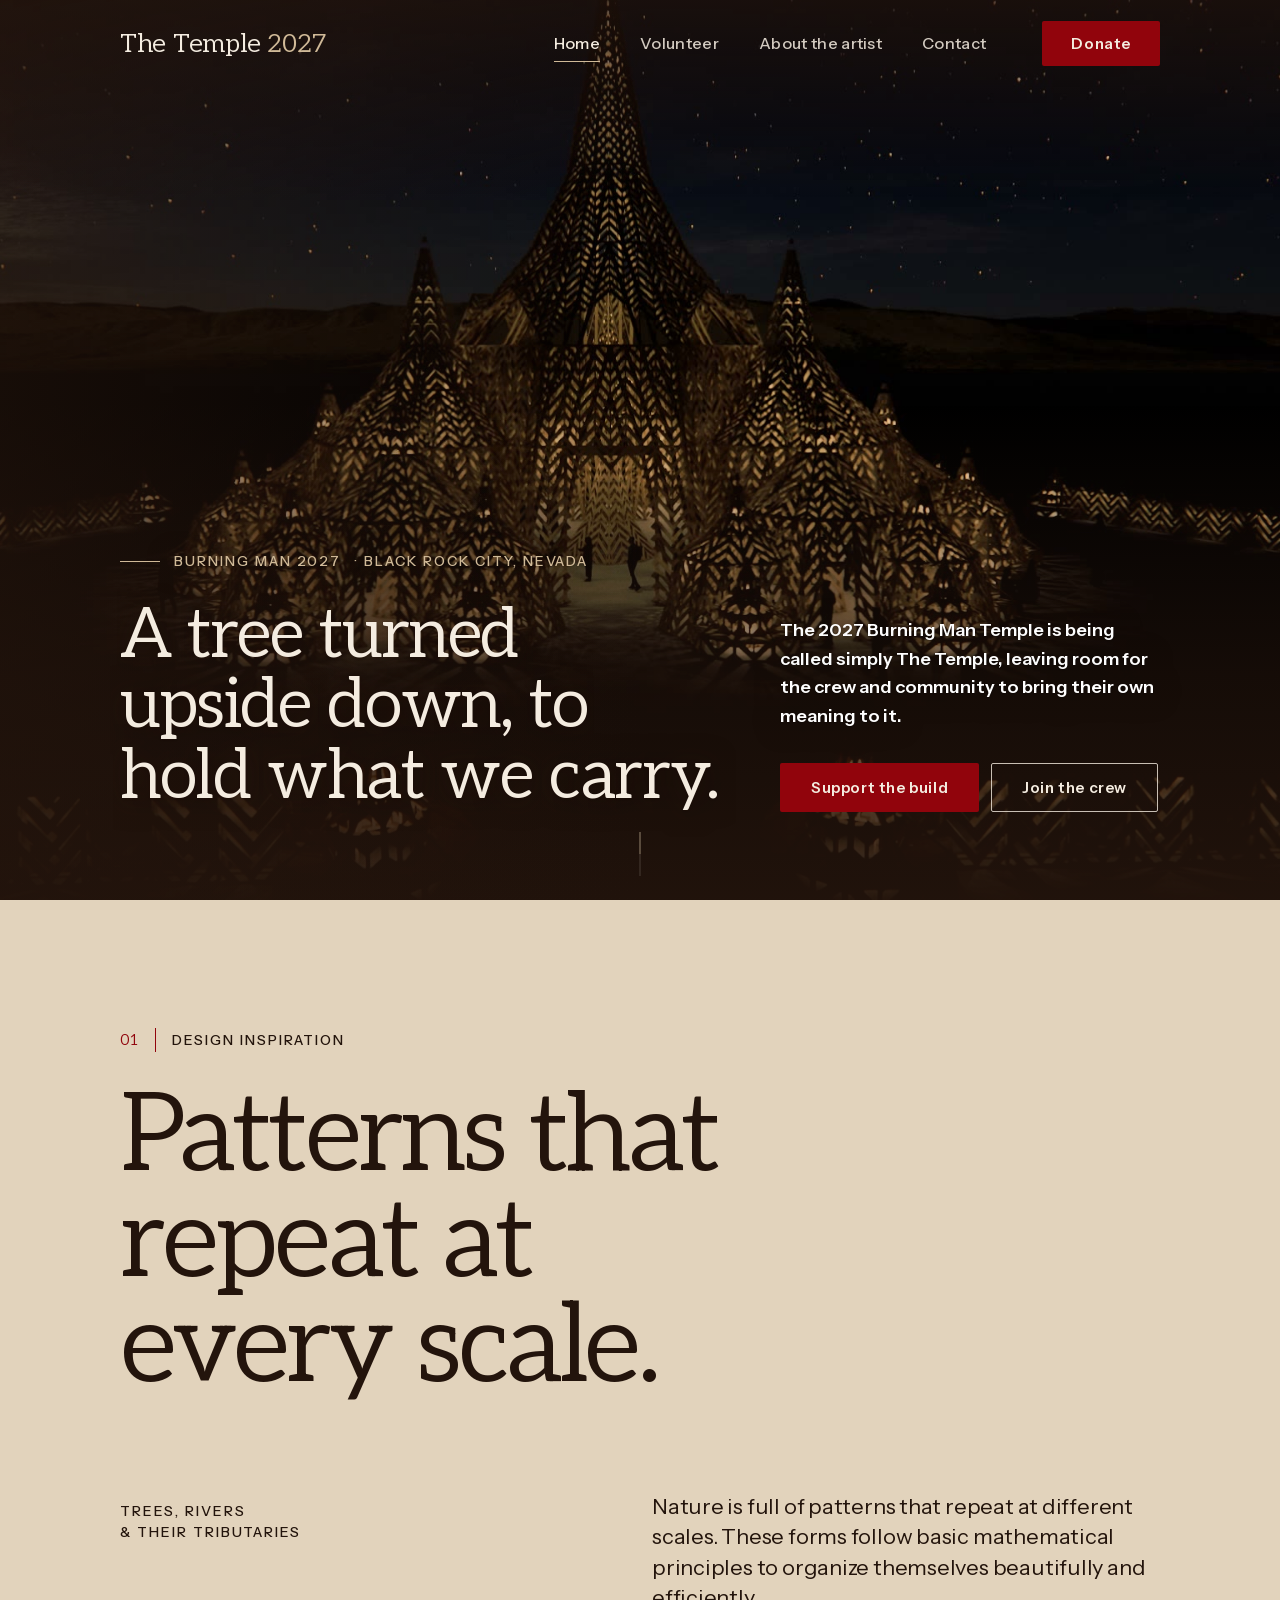
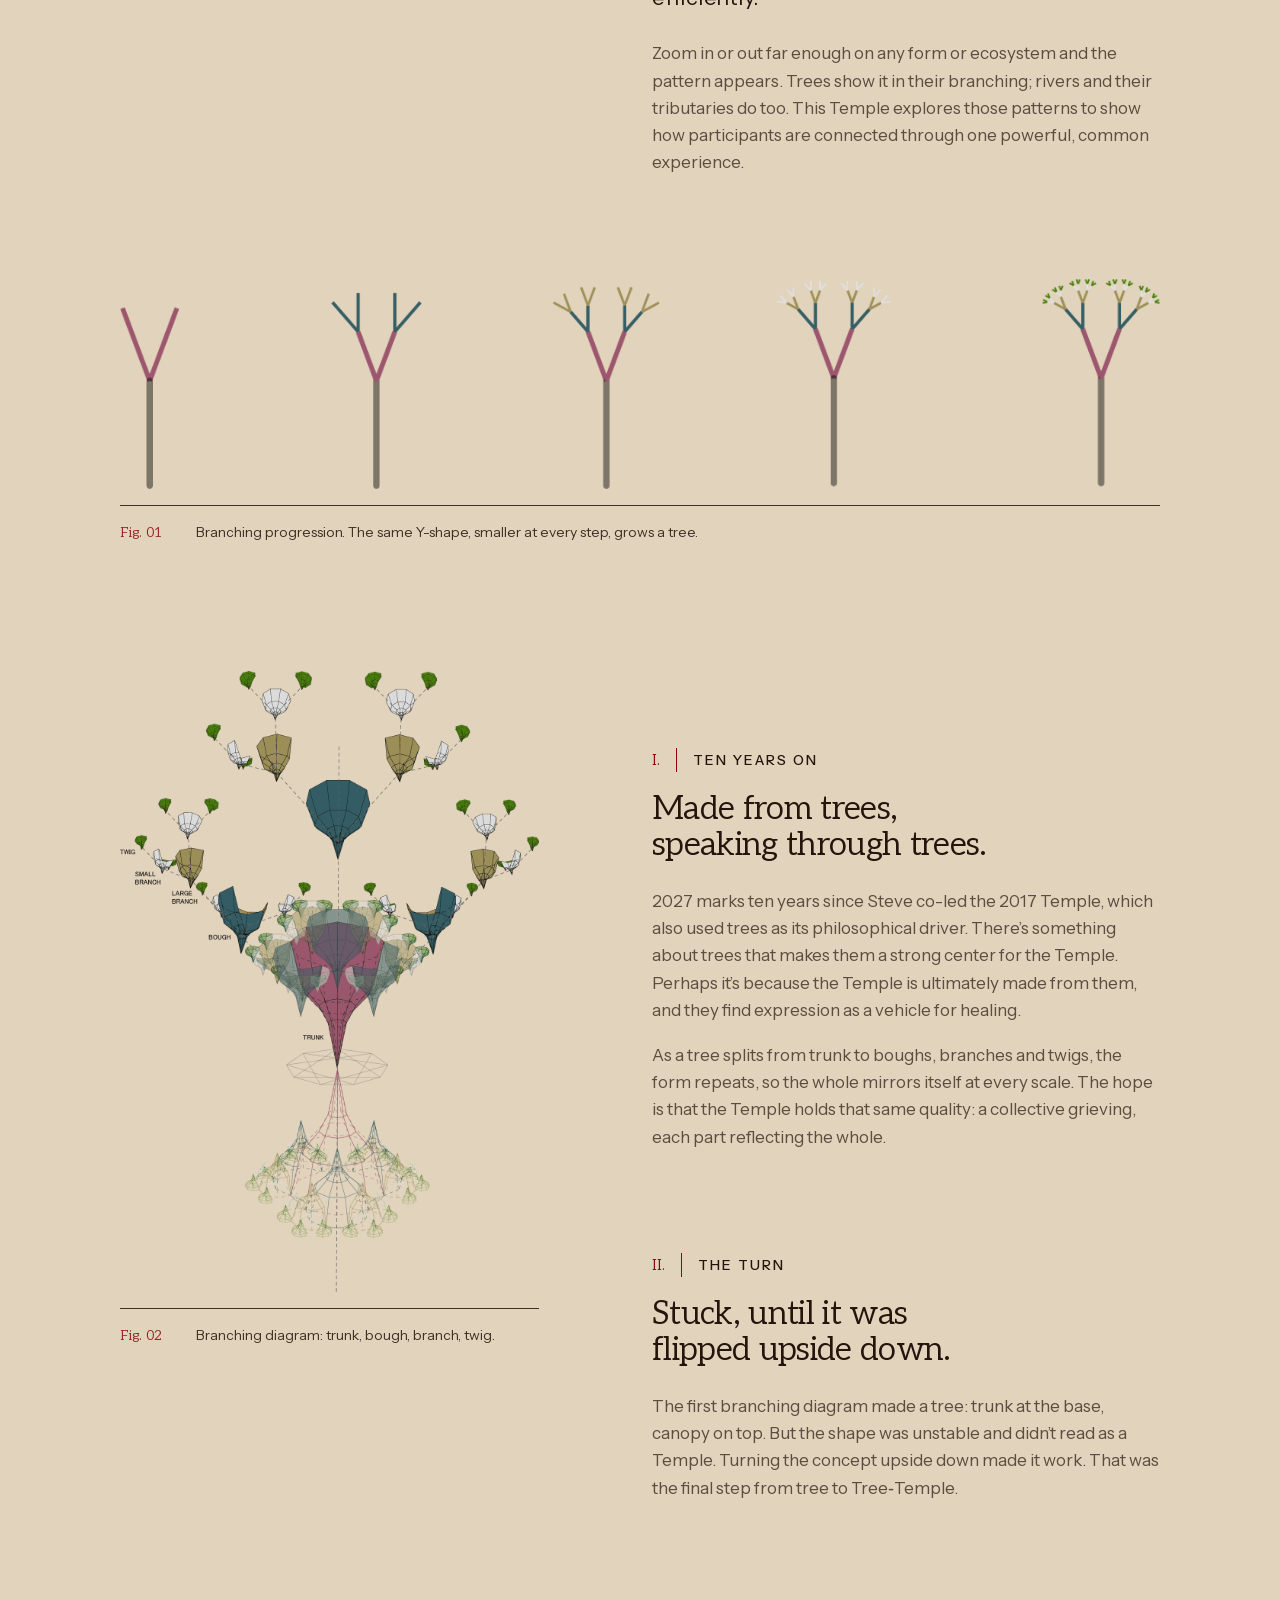
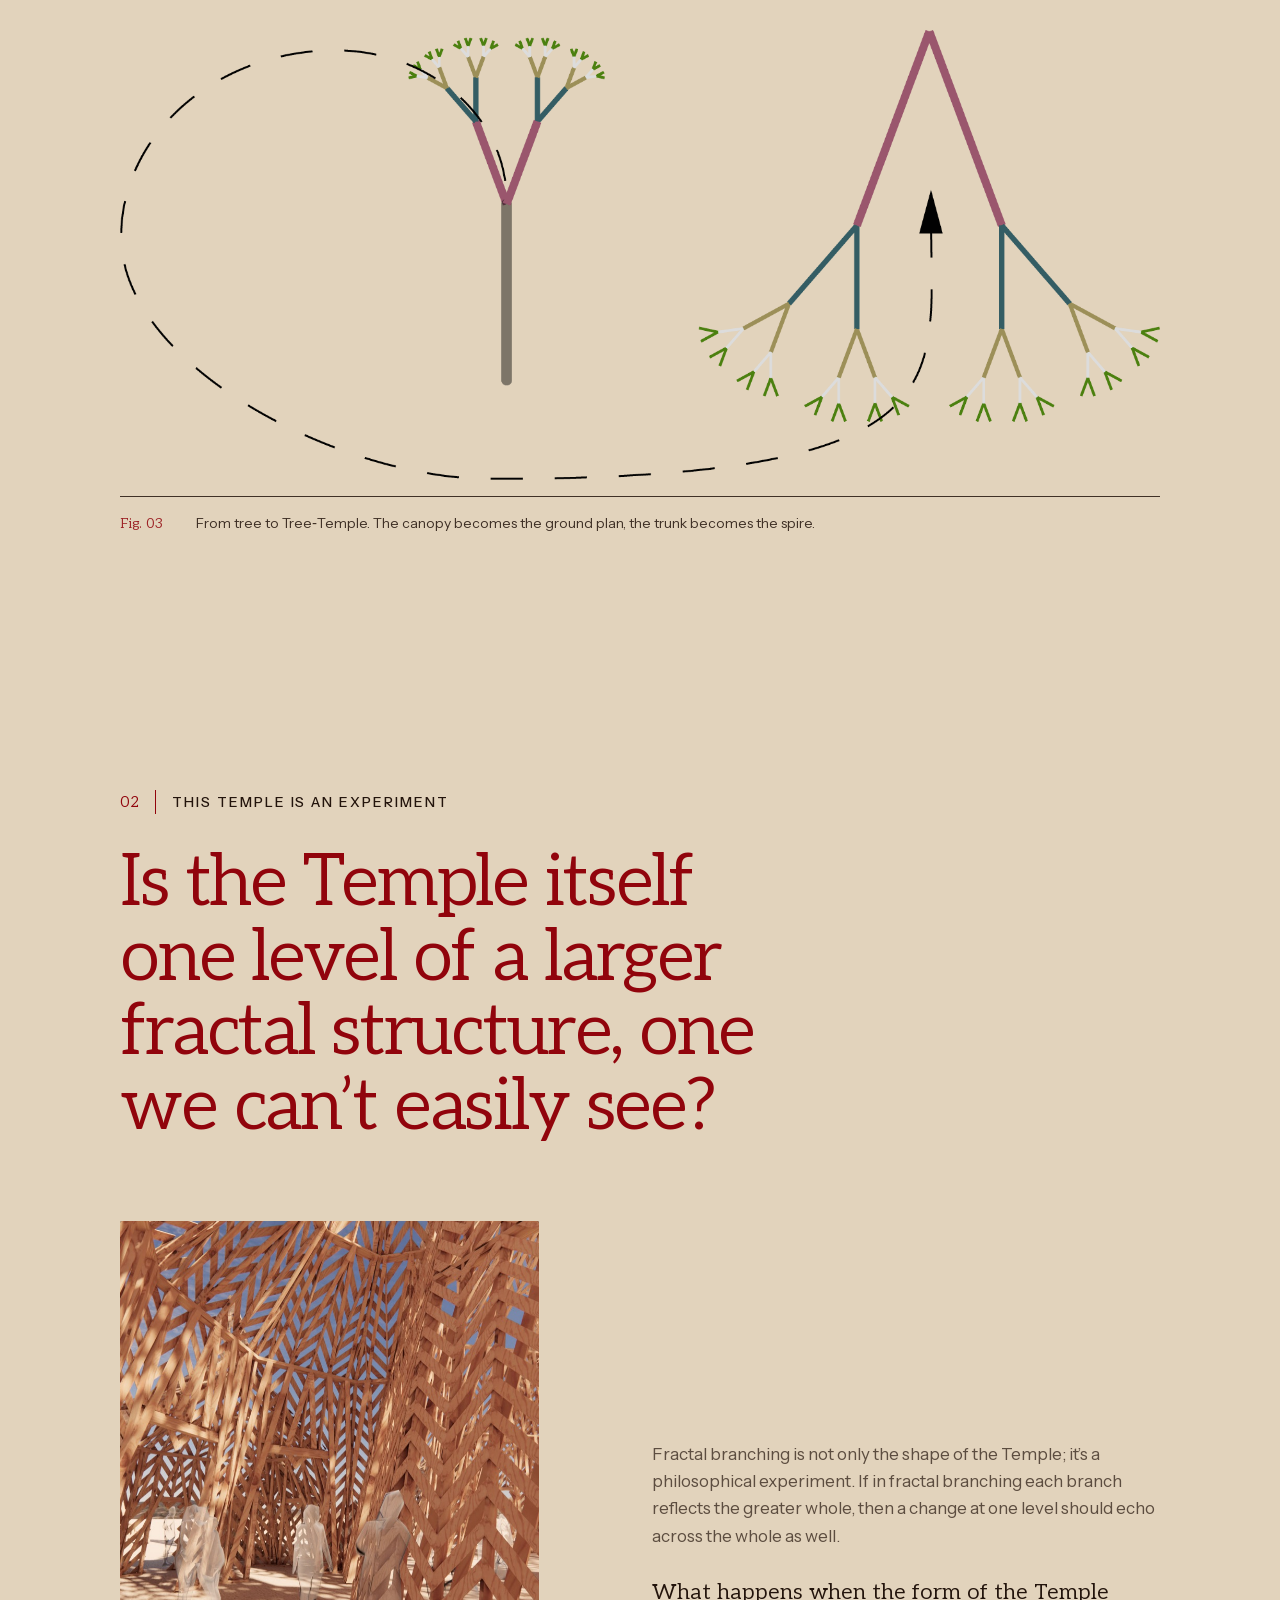
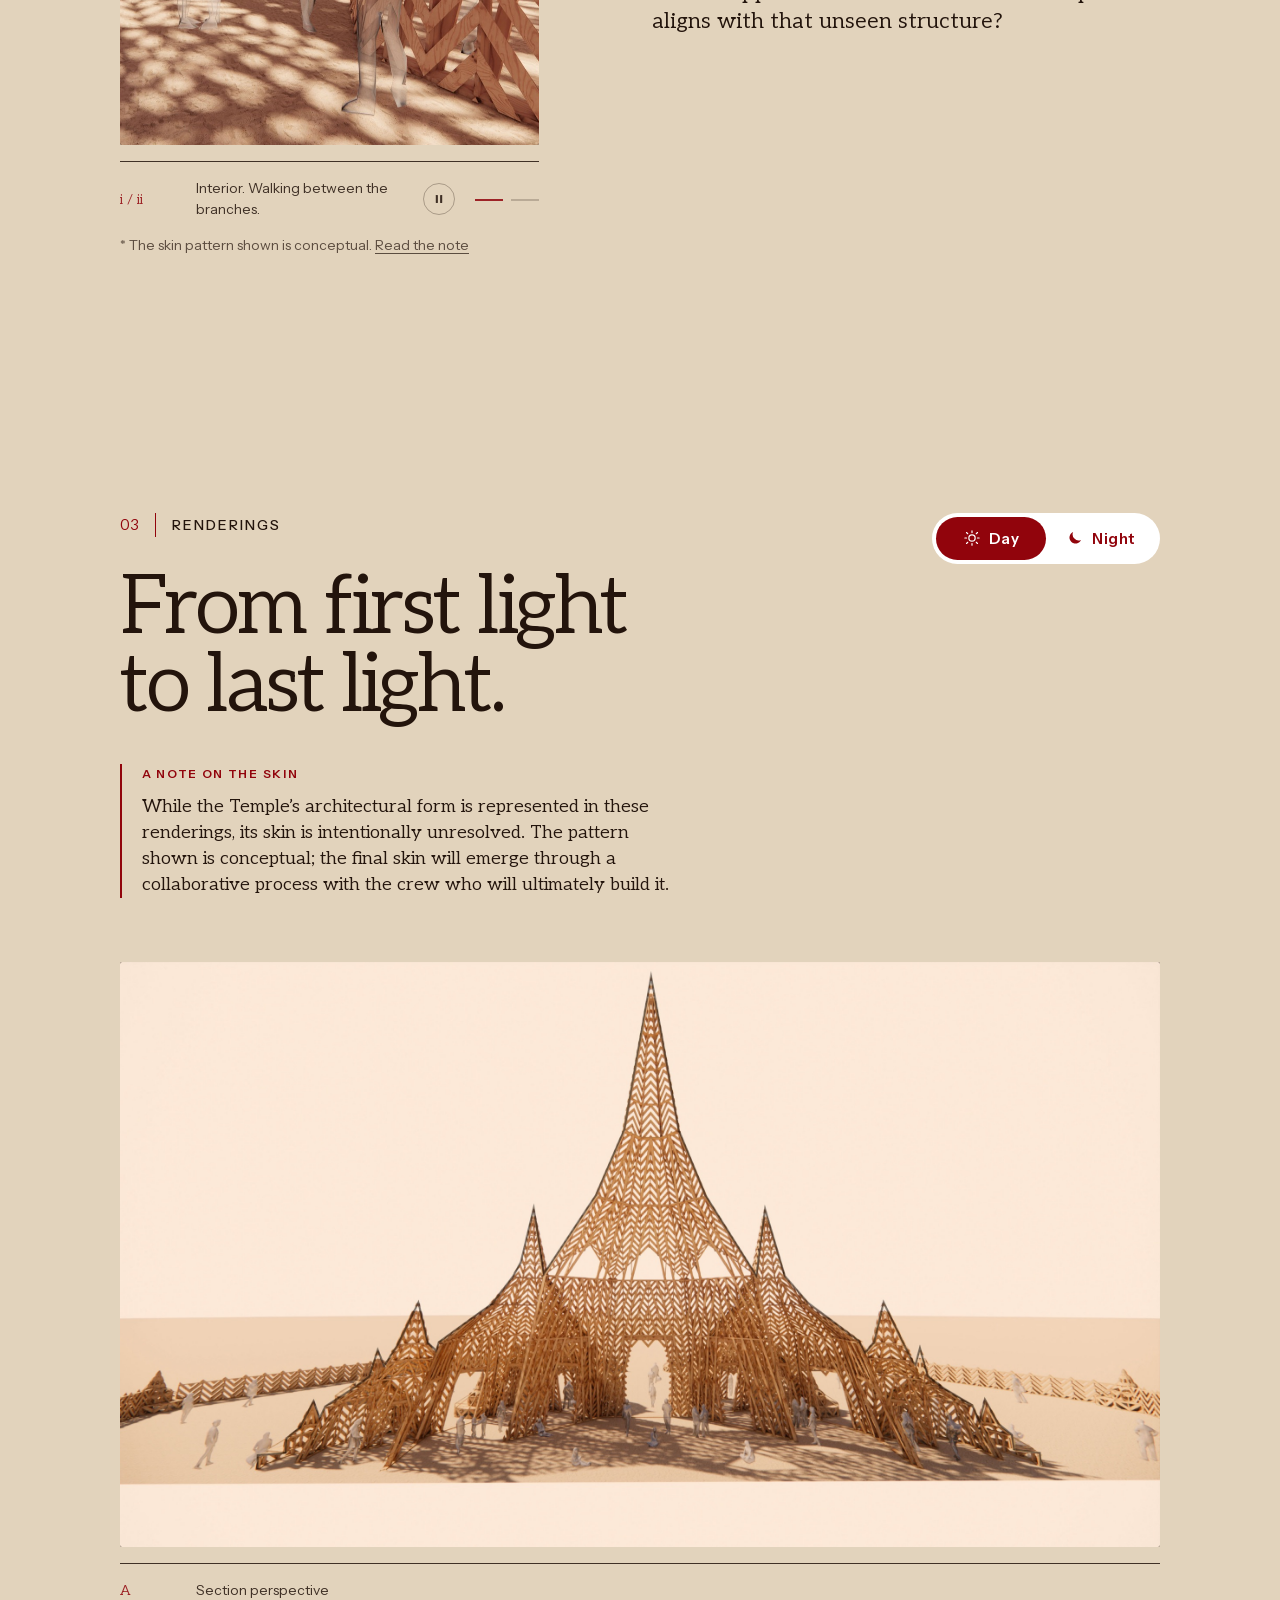
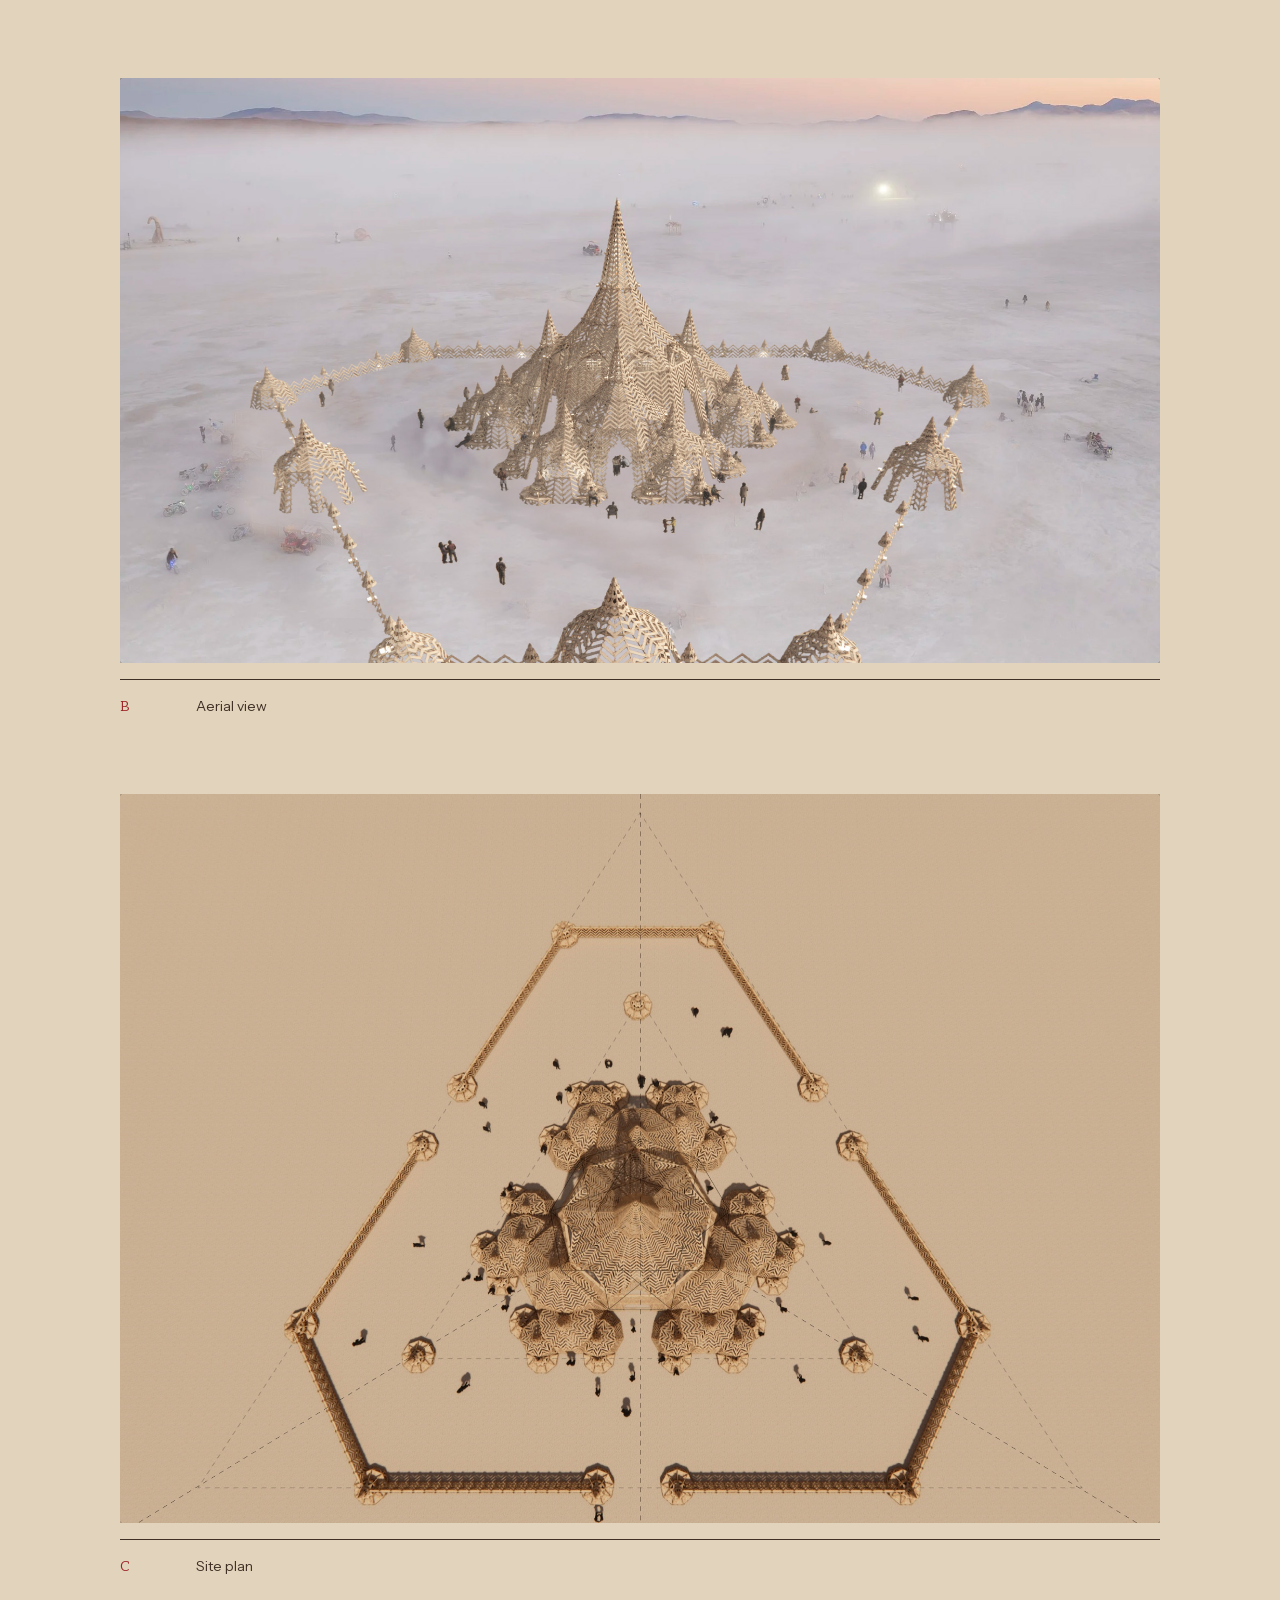
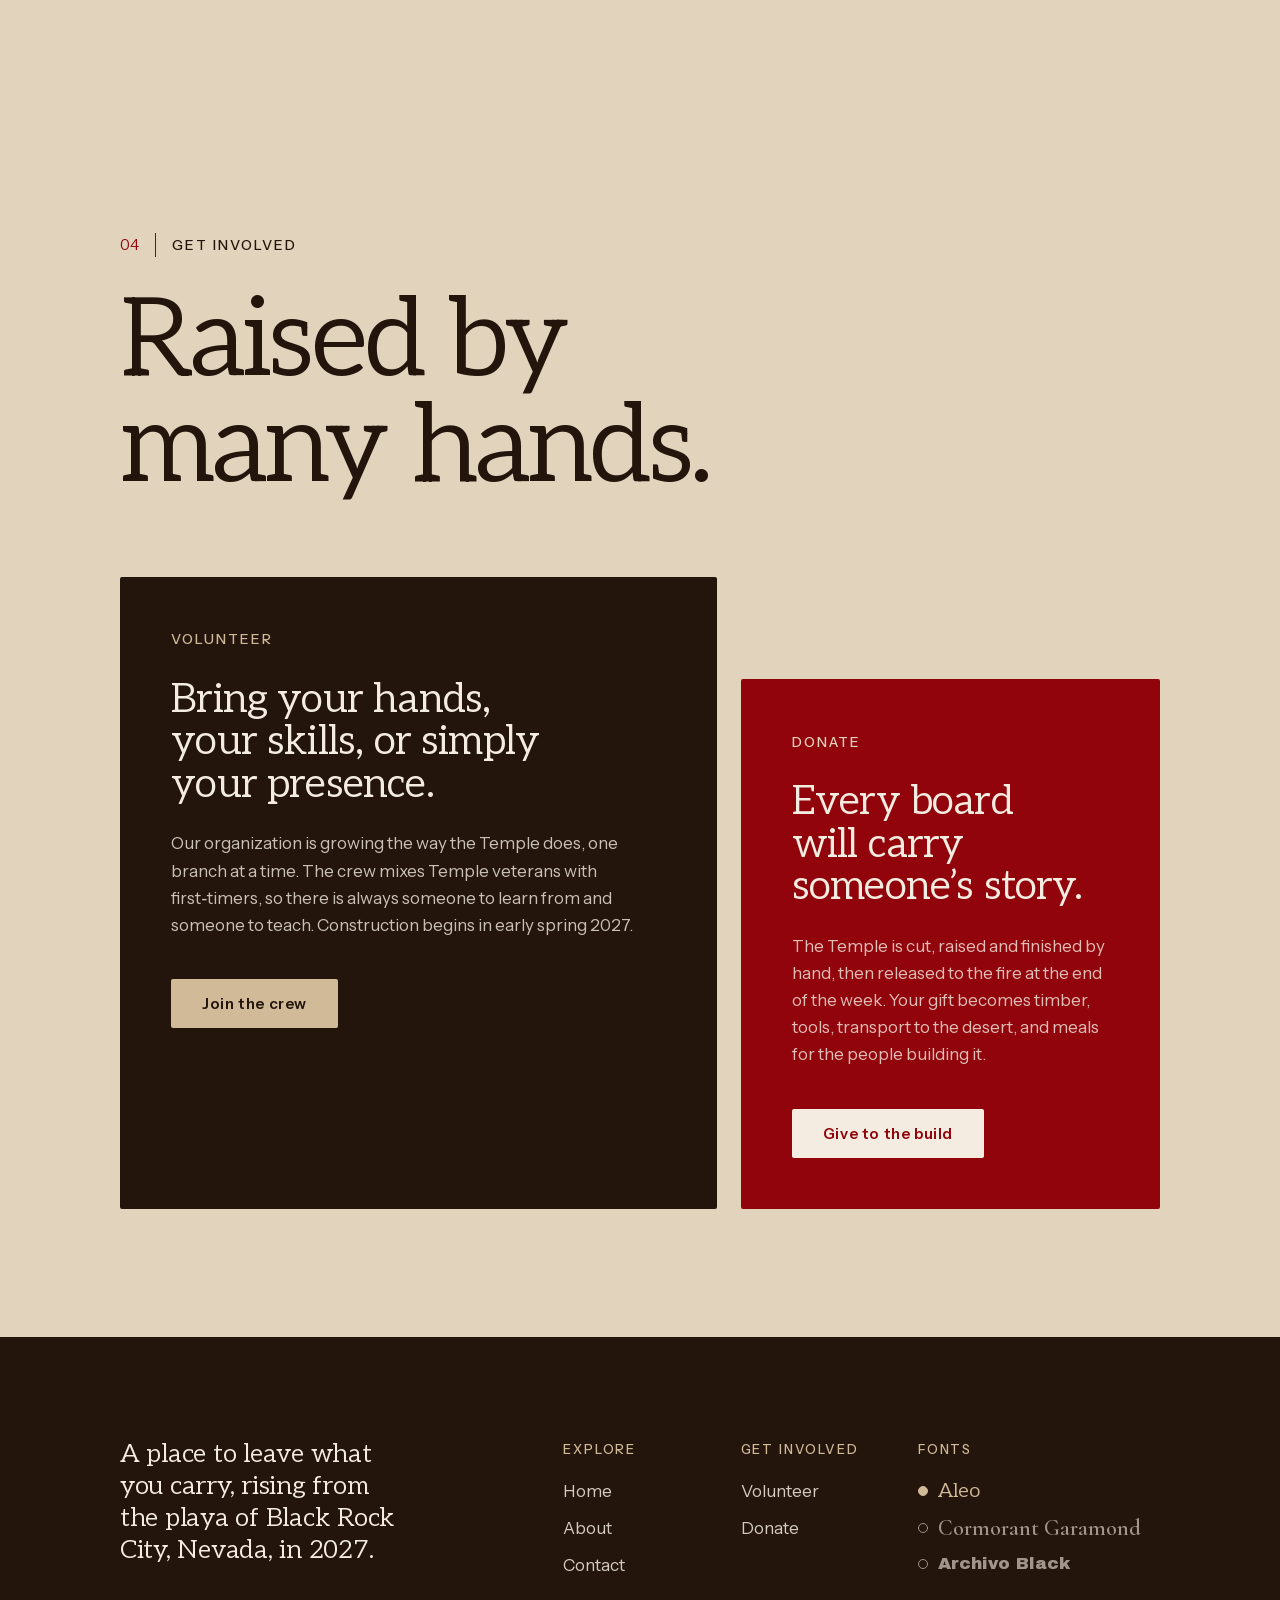
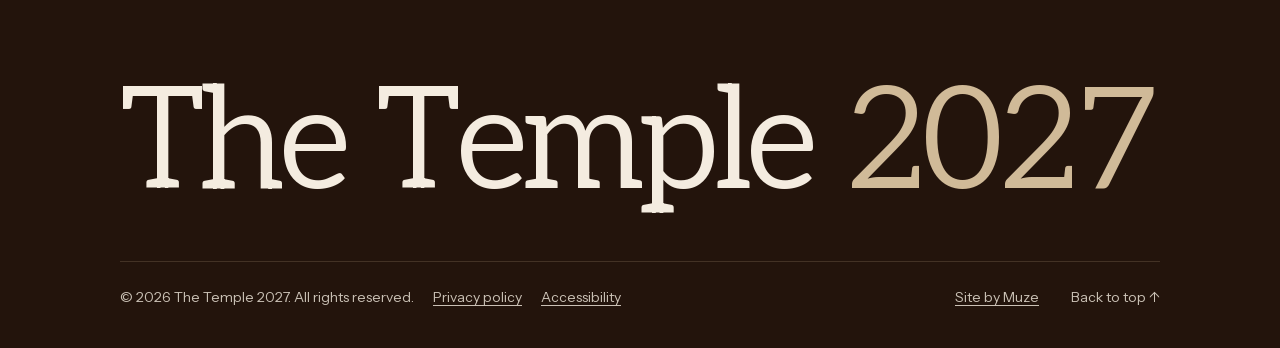
<file: index.html>
<!DOCTYPE html>
<html lang="en">
<head>
  <meta charset="UTF-8" />
  <meta name="viewport" content="width=device-width, initial-scale=1.0" />
  <title>The Temple 2027 | Burning Man</title>
  <meta name="description" content="The Temple 2027 at Burning Man: a fractal tree turned upside down, built by the community as a space for grief and reflection." />
  <link rel="icon" type="image/png" sizes="32x32" href="img/favicon-32.png?v=3" />
  <link rel="icon" type="image/png" sizes="192x192" href="img/favicon-192.png?v=3" />
  <link rel="apple-touch-icon" href="img/apple-touch-icon.png?v=3" />
  <link rel="preload" href="fonts/aleo-latin.woff2" as="font" type="font/woff2" crossorigin />
  <link rel="preload" href="fonts/instrument-sans-latin.woff2" as="font" type="font/woff2" crossorigin />
  <link rel="preload" as="image" href="img/hero-video-start.jpg?v=3" />
  <link rel="stylesheet" href="css/styles.css?v=68" />
  <!-- enable scroll-reveal hidden state before paint (no flash; no-JS safe) -->
  <script>document.documentElement.classList.add('js-reveal');</script>
  <!-- title-font toggle: apply the saved title font before paint;
       a refresh resets it to Aleo -->
  <script>try{var nv=performance.getEntriesByType&&performance.getEntriesByType('navigation')[0];if(nv&&nv.type==='reload')localStorage.removeItem('temple-title-font');var tf=localStorage.getItem('temple-title-font');if(tf==='cormorant'||tf==='archivo')document.documentElement.setAttribute('data-font',tf)}catch(e){}</script>
  <!-- reduced motion: show the hero still from the first paint (no video flash) -->
  <script>if(window.matchMedia&&matchMedia('(prefers-reduced-motion: reduce)').matches)document.documentElement.classList.add('rm')</script>
</head>
<body>
  <a class="skip-link" href="#main">Skip to content</a>
  <div class="page" id="top">

    <!-- ================= Header ================= -->
    <header class="site-header" id="site-header">
      <div class="container">
        <a class="logo" href="index.html" aria-label="The Temple 2027, home">
          The Temple <span class="logo__year">2027</span>
        </a>

        <input type="checkbox" id="nav-check" aria-label="Menu" aria-controls="site-nav" />
        <label class="nav-toggle" for="nav-check" aria-hidden="true">
          <span></span><span></span><span></span>
        </label>

        <nav class="nav" id="site-nav" aria-label="Main">
          <a href="index.html" aria-current="page">Home</a>
          <a href="volunteer.html">Volunteer</a>
          <a href="about.html">About the artist</a>
          <a href="contact.html">Contact</a>
          <a class="btn btn--red nav__cta" href="donate.html">Donate</a>
        </nav>

        <a class="btn btn--red header-cta" href="donate.html">Donate</a>
      </div>
    </header>

    <main id="main" tabindex="-1">
      <!-- ================= Hero (above the fold) ================= -->
      <section class="hero">
        <!-- film + still move together for the parallax effect -->
        <div class="hero__media" id="hero-media">
          <!-- hero film: plays once, then fades into the overview still.
               Decorative and muted. -->
          <video
            class="hero__bg hero__video"
            id="hero-video"
            muted
            playsinline
            preload="auto"
            poster="img/hero-video-start.jpg?v=3"
            data-end-frame="img/hero-video-end.jpg?v=2"
            aria-hidden="true"
          >
            <source src="img/hero-video-sm.mp4?v=3" type="video/mp4" media="(max-width: 900px)" />
            <source src="img/hero-video.mp4?v=3" type="video/mp4" />
          </video>
          <!-- the film fades into this still when it ends (also the fallback) -->
          <img
            class="hero__bg hero__after"
            src="img/hero-overview.jpg"
            srcset="img/hero-overview-sm.jpg 1200w, img/hero-overview.jpg 1754w"
            sizes="100vw"
            alt="Aerial view of The Temple 2027 at dusk: the lit timber spires and courtyard wall glowing on the playa, with Black Rock City's lights behind"
            loading="lazy"
            decoding="async"
          />
        </div>
        <!-- pause/play for the hero film (motion sensitivity, WCAG 2.2.2) -->
        <button type="button" class="hero__pause" id="hero-pause" aria-controls="hero-video" aria-pressed="false" aria-label="Pause background video" hidden>
          <svg class="hero__pause-icon hero__pause-icon--pause" viewBox="0 0 24 24" aria-hidden="true"><rect x="6.5" y="5" width="3.6" height="14" rx="1" /><rect x="13.9" y="5" width="3.6" height="14" rx="1" /></svg>
          <svg class="hero__pause-icon hero__pause-icon--play" viewBox="0 0 24 24" aria-hidden="true"><path d="M8 5.5v13a1 1 0 0 0 1.5.86l10.2-6.5a1 1 0 0 0 0-1.72L9.5 4.64A1 1 0 0 0 8 5.5z" /></svg>
          <span class="hero__pause-label">Pause</span>
        </button>
        <!-- mouse users: the pause/play control follows the cursor over the film -->
        <div class="hero-cursor" id="hero-cursor" aria-hidden="true">
          <svg class="hero-cursor__icon hero-cursor__icon--pause" viewBox="0 0 24 24"><rect x="6.5" y="5" width="3.6" height="14" rx="1" /><rect x="13.9" y="5" width="3.6" height="14" rx="1" /></svg>
          <svg class="hero-cursor__icon hero-cursor__icon--play" viewBox="0 0 24 24"><path d="M8 5.5v13a1 1 0 0 0 1.5.86l10.2-6.5a1 1 0 0 0 0-1.72L9.5 4.64A1 1 0 0 0 8 5.5z" /></svg>
          <span class="hero-cursor__label">Pause</span>
        </div>
        <div class="hero__shade" aria-hidden="true"></div>

        <div class="container hero__inner">
          <p class="eyebrow hero__eyebrow">Burning Man 2027<span class="hero__place"> &middot; Black Rock City, Nevada</span></p>

          <div class="hero__grid">
            <h1 class="hero__title">A tree turned upside down, to hold what we carry.</h1>

            <div class="hero__side">
              <p class="hero__lede">
                The 2027 Burning Man Temple is being called simply The Temple,
                leaving room for the crew and community to bring their own
                meaning to it.
              </p>
              <div class="hero__actions">
                <a class="btn btn--red" href="donate.html">Support the build</a>
                <a class="btn btn--ghost" href="volunteer.html">Join the crew</a>
              </div>
            </div>
          </div>
        </div>

        <a class="hero__scroll" href="#intro" aria-label="Scroll to content">
          <span></span>
        </a>
      </section>

      <!-- ================= 01 / Inspiration ================= -->
      <section class="section inspo" id="intro">
        <div class="container">
          <header class="sec-head" data-reveal>
            <p class="index"><span>01</span> Design Inspiration</p>
            <h2 class="display">Patterns that repeat at every&nbsp;scale.</h2>
          </header>

          <div class="inspo__lead">
            <p class="meta" data-reveal>
              Trees, rivers<br />&amp; their tributaries
            </p>
            <div class="inspo__lead-text" data-reveal>
              <p class="lede-lg">
                Nature is full of patterns that repeat at different scales. These
                forms follow basic mathematical principles to organize themselves
                beautifully and efficiently.
              </p>
              <p>
                Zoom in or out far enough on any form or ecosystem and the pattern
                appears. Trees show it in their branching; rivers and their
                tributaries do too. This Temple explores those patterns to show how
                participants are connected through one powerful, common experience.
              </p>
            </div>
          </div>

          <figure class="plate" data-reveal>
            <img src="img/concept-1.png?v=2" alt="Five-step diagram: a single Y-shaped branch repeats at smaller and smaller scales until it forms a full tree canopy" loading="lazy" />
            <figcaption class="caption">
              <span class="caption__fig">Fig. 01</span>
              <span>Branching progression. The same Y-shape, smaller at every step, grows a tree.</span>
            </figcaption>
          </figure>

          <div class="inspo__split">
            <figure class="plate plate--tall" data-reveal>
              <img src="img/branching-diagram.png" alt="Branching diagram labelling each level of the Temple: trunk, bough, large branch, small branch and twig" loading="lazy" />
              <figcaption class="caption">
                <span class="caption__fig">Fig. 02</span>
                <span>Branching diagram: trunk, bough, branch, twig.</span>
              </figcaption>
            </figure>

            <div class="inspo__story">
              <div class="story-block" data-reveal>
                <p class="index index--small"><span>i.</span> Ten years on</p>
                <h3 class="title-lg">Made from trees, speaking through&nbsp;trees.</h3>
                <p>
                  2027 marks ten years since Steve co-led the 2017 Temple, which also
                  used trees as its philosophical driver. There&rsquo;s something about
                  trees that makes them a strong center for the Temple. Perhaps it&rsquo;s
                  because the Temple is ultimately made from them, and they find
                  expression as a vehicle for healing.
                </p>
                <p>
                  As a tree splits from trunk to boughs, branches and twigs, the form
                  repeats, so the whole mirrors itself at every scale. The hope is that
                  the Temple holds that same quality: a collective grieving, each part
                  reflecting the whole.
                </p>
              </div>

              <div class="story-block" data-reveal>
                <p class="index index--small"><span>ii.</span> The turn</p>
                <h3 class="title-lg">Stuck, until it was flipped upside&nbsp;down.</h3>
                <p>
                  The first branching diagram made a tree: trunk at the base, canopy
                  on top. But the shape was unstable and didn&rsquo;t read as a Temple.
                  Turning the concept upside down made it work. That was the final step
                  from tree to Tree&#8209;Temple.
                </p>
              </div>
            </div>
          </div>

          <figure class="plate" data-reveal>
            <img src="img/concept-2.png?v=2" alt="Diagram showing the tree rotated upside down: the trunk becomes the Temple's central spire and the branches spread outward along the ground" loading="lazy" />
            <figcaption class="caption">
              <span class="caption__fig">Fig. 03</span>
              <span>From tree to Tree&#8209;Temple. The canopy becomes the ground plan, the trunk becomes the spire.</span>
            </figcaption>
          </figure>
        </div>
      </section>

      <!-- ================= 02 / The Experiment ================= -->
      <section class="section experiment">
        <div class="container">
          <p class="index" data-reveal><span>02</span> This Temple is an Experiment</p>
          <blockquote class="experiment__quote" data-reveal>
            Is the Temple itself one level of a larger fractal structure,
            one we can&rsquo;t easily&nbsp;see?
          </blockquote>
          <div class="experiment__body">
            <!-- interior slider: slow crossfade with an easing zoom -->
            <figure class="ex-slider" data-reveal aria-roledescription="carousel" aria-label="Interior renderings">
              <div class="ex-slider__frame">
                <div class="ex-slide is-active">
                  <img src="img/interior-1.jpg" alt="Inside the Temple: people walk beneath branching timber columns, dappled light on the playa floor" loading="lazy" />
                </div>
                <div class="ex-slide">
                  <img src="img/interior-2.jpg" alt="Inside the Temple's central chamber, looking up into the lattice dome with a small altar spire at its center" loading="lazy" />
                </div>
              </div>
              <figcaption class="caption ex-slider__caption">
                <span class="caption__fig ex-slider__count" aria-live="polite">i / ii</span>
                <span class="ex-slider__label">Interior. Walking between the branches.</span>
                <button type="button" class="ex-slider__pause" aria-pressed="false" aria-label="Pause slideshow">
                  <svg class="ex-slider__pause-icon ex-slider__pause-icon--pause" viewBox="0 0 24 24" aria-hidden="true"><rect x="6.5" y="5" width="3.6" height="14" rx="1" /><rect x="13.9" y="5" width="3.6" height="14" rx="1" /></svg>
                  <svg class="ex-slider__pause-icon ex-slider__pause-icon--play" viewBox="0 0 24 24" aria-hidden="true"><path d="M8 5.5v13a1 1 0 0 0 1.5.86l10.2-6.5a1 1 0 0 0 0-1.72L9.5 4.64A1 1 0 0 0 8 5.5z" /></svg>
                </button>
                <span class="ex-slider__dots">
                  <button type="button" class="ex-slider__dot is-active" aria-label="Show interior view 1"></button>
                  <button type="button" class="ex-slider__dot" aria-label="Show interior view 2"></button>
                </span>
              </figcaption>
              <p class="skin-footnote">
                <span aria-hidden="true">*</span> The skin pattern shown is conceptual.
                <a href="#skin-note">Read the note</a>
              </p>
            </figure>

            <div class="experiment__text" data-reveal>
              <p>
                Fractal branching is not only the shape of the Temple; it&rsquo;s a
                philosophical experiment. If in fractal branching each branch reflects
                the greater whole, then a change at one level should echo across the
                whole as well.
              </p>
              <p class="experiment__ask">What happens when the form of the Temple aligns with that unseen structure?</p>
            </div>
          </div>
        </div>
      </section>

      <!-- ================= 03 / Day & Night ================= -->
      <section class="section daynight" id="day-night" data-mode="day">
        <div class="container">
          <!-- sticky on desktop (follows you down the section);
               floating bottom pill on mobile while the section is in view -->
          <div class="dn-toggle-dock">
            <div class="dn-toggle" role="group" aria-label="Show renderings in daylight or at night">
              <button type="button" class="dn-toggle__btn" data-mode="day" aria-pressed="true">
                <svg viewBox="0 0 24 24" aria-hidden="true"><circle cx="12" cy="12" r="4.2" /><path d="M12 2.5v2.2M12 19.3v2.2M4.7 4.7l1.6 1.6M17.7 17.7l1.6 1.6M2.5 12h2.2M19.3 12h2.2M4.7 19.3l1.6-1.6M17.7 6.3l1.6-1.6" /></svg>
                Day
              </button>
              <button type="button" class="dn-toggle__btn" data-mode="night" aria-pressed="false">
                <svg viewBox="0 0 24 24" aria-hidden="true"><path d="M20 14.5A8 8 0 0 1 9.5 4a8 8 0 1 0 10.5 10.5Z" /></svg>
                Night
              </button>
              <span class="dn-toggle__thumb" aria-hidden="true"></span>
            </div>
          </div>

          <header class="daynight__head">
            <div data-reveal>
              <p class="index"><span>03</span> Renderings</p>
              <h2 class="display display--md">From first light to last&nbsp;light.</h2>
              <aside class="skin-note" id="skin-note" aria-label="A note on the renderings">
                <p class="skin-note__label">A note on the skin</p>
                <p class="skin-note__text">
                  While the Temple&rsquo;s architectural form is represented in these
                  renderings, its skin is intentionally unresolved. The pattern shown is
                  conceptual; the final skin will emerge through a collaborative process
                  with the crew who will ultimately build&nbsp;it.
                </p>
              </aside>
            </div>
          </header>

          <figure class="dn-figure dn-figure--wide" data-reveal>
            <div class="dn-media">
              <img class="dn-img dn-img--day" src="img/section-day.jpg" alt="Section perspective of the Temple in daylight: timber lattice spires over the playa" loading="lazy" />
              <img class="dn-img dn-img--night" src="img/section-night.jpg" alt="Section perspective of the Temple at night, lit warm from within under a starry sky" loading="lazy" />
            </div>
            <figcaption class="caption">
              <span class="caption__fig">A</span>
              <span>Section perspective</span>
            </figcaption>
          </figure>

          <div class="dn-pair">
            <figure class="dn-figure" data-reveal>
              <div class="dn-media">
                <img class="dn-img dn-img--day" src="img/aerial-day.jpg" alt="Aerial view of the Temple and its courtyard at dawn in a soft dust haze" loading="lazy" />
                <img class="dn-img dn-img--night" src="img/hero-overview.jpg" alt="Aerial view of the Temple and its courtyard wall glowing at dusk with Black Rock City's lights behind" loading="lazy" />
              </div>
              <figcaption class="caption">
                <span class="caption__fig">B</span>
                <span>Aerial view</span>
              </figcaption>
            </figure>

            <figure class="dn-figure dn-figure--plan" data-reveal>
              <div class="dn-media">
                <img class="dn-img dn-img--day" src="img/siteplan-day.jpg?v=2" alt="Top-down site plan of the Temple: a hexagonal courtyard wall inside a triangle of construction lines" loading="lazy" />
                <img class="dn-img dn-img--night" src="img/siteplan-night.jpg?v=2" alt="Top-down site plan of the Temple at night, the central chamber glowing" loading="lazy" />
              </div>
              <figcaption class="caption">
                <span class="caption__fig">C</span>
                <span>Site plan</span>
              </figcaption>
            </figure>
          </div>
        </div>
      </section>

      <!-- ================= 04 / Get involved ================= -->
      <section class="section involve" id="get-involved">
        <div class="container">
          <header class="sec-head" data-reveal>
            <p class="index"><span>04</span> Get Involved</p>
            <h2 class="display">Raised by many hands.</h2>
          </header>

          <div class="involve__grid">
            <article class="cta-card cta-card--dark" data-reveal>
              <p class="cta-card__label">Volunteer</p>
              <h3 class="cta-card__title">Bring your hands, your skills, or simply your&nbsp;presence.</h3>
              <p class="cta-card__text">
                Our organization is growing the way the Temple does, one branch at a
                time. The crew mixes Temple veterans with first&#8209;timers, so there
                is always someone to learn from and someone to teach. Construction
                begins in early spring 2027.
              </p>
              <a class="btn btn--khaki cta-card__btn" href="volunteer.html">Join the crew</a>
            </article>

            <article class="cta-card cta-card--red" data-reveal>
              <p class="cta-card__label">Donate</p>
              <h3 class="cta-card__title">Every board will carry someone&rsquo;s&nbsp;story.</h3>
              <p class="cta-card__text">
                The Temple is cut, raised and finished by hand, then released to the
                fire at the end of the week. Your gift becomes timber, tools,
                transport to the desert, and meals for the people building it.
              </p>
              <a class="btn btn--cream cta-card__btn" href="donate.html">Give to the build</a>
            </article>
          </div>
        </div>
      </section>
    </main>

    <!-- ================= Footer ================= -->
    <footer class="site-footer" data-header="dark">
      <div class="container">
        <div class="footer__top">
          <p class="footer__statement">
            A place to leave what you carry, rising from the playa of Black Rock
            City, Nevada, in&nbsp;2027.
          </p>

          <nav class="footer__col" aria-label="Explore">
            <p class="footer__heading">Explore</p>
            <a href="index.html">Home</a>
            <a href="about.html">About</a>
            <a href="contact.html">Contact</a>
          </nav>

          <nav class="footer__col" aria-label="Get involved">
            <p class="footer__heading">Get involved</p>
            <a href="volunteer.html">Volunteer</a>
            <a href="donate.html">Donate</a>
          </nav>

          <div class="footer__col footer__fonts" role="group" aria-label="Title font">
            <p class="footer__heading">Fonts</p>
            <button type="button" class="font-opt" data-font-opt="aleo" aria-pressed="true">Aleo</button>
            <button type="button" class="font-opt" data-font-opt="cormorant" aria-pressed="false">Cormorant Garamond</button>
            <button type="button" class="font-opt" data-font-opt="archivo" aria-pressed="false">Archivo Black</button>
          </div>

        </div>

        <p class="footer__mark" aria-hidden="true">The Temple <span>2027</span></p>

        <div class="footer__bottom">
          <p>&copy; 2026 The Temple 2027. All rights reserved. <a class="footer__legal" href="privacy.html">Privacy policy</a> <a class="footer__legal" href="accessibility.html">Accessibility</a></p>
          <div class="footer__links">
            <a class="footer__credit" href="https://muzedesign.com" target="_blank" rel="noopener">Site by Muze<span class="sr-only"> (opens in a new tab)</span></a>
            <a class="footer__top-link" href="#top">Back to top <span aria-hidden="true">&uarr;</span></a>
          </div>
        </div>
      </div>
    </footer>

  </div>

  <script src="js/main.js?v=62" defer></script>
</body>
</html>
</file>
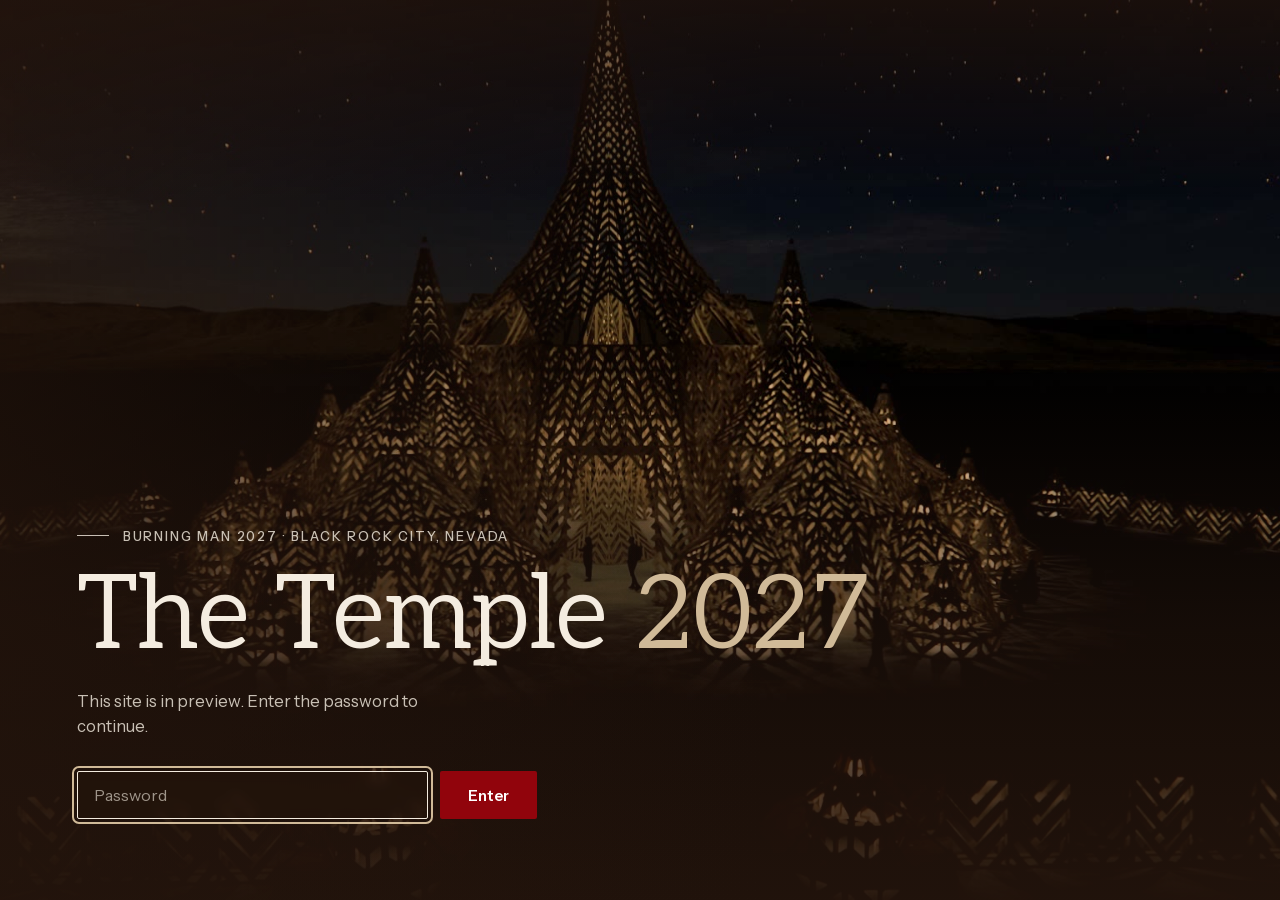
<file: gate/index.html>
<!doctype html>
<html lang="en">
<head>
  <meta charset="utf-8" />
  <meta name="viewport" content="width=device-width, initial-scale=1" />
  <!-- password landing page: shown by middleware.js while SITE_PASSWORD is set -->
  <meta name="robots" content="noindex, nofollow" />
  <title>The Temple 2027 | Preview</title>
  <link rel="icon" type="image/png" sizes="32x32" href="/img/favicon-32.png?v=3" />
  <link rel="apple-touch-icon" href="/img/apple-touch-icon.png?v=3" />
  <link rel="preload" as="image" href="/gate/bg.jpg" />
  <style>
    @font-face {
      font-family: "Aleo";
      font-weight: 100 900;
      font-display: swap;
      src: url("/fonts/aleo-latin.woff2") format("woff2");
    }
    @font-face {
      font-family: "Instrument Sans";
      font-weight: 400 600;
      font-display: swap;
      src: url("/fonts/instrument-sans-latin.woff2") format("woff2");
    }
    :root {
      --licorice: #23140c;
      --cream: #f4ece0;
      --cream-80: rgba(244, 236, 224, 0.8);
      --khaki: #d0ba98;
      --red: #91040c;
      --red-hover: #a8101a;
    }
    * { box-sizing: border-box; }
    html, body { margin: 0; height: 100%; }
    body {
      min-height: 100vh;
      min-height: 100svh;
      display: flex;
      align-items: flex-end;
      color: var(--cream);
      background: var(--licorice) url("/gate/bg.jpg") 50% 40% / cover no-repeat;
      font-family: "Instrument Sans", system-ui, -apple-system, sans-serif;
      -webkit-font-smoothing: antialiased;
    }
    /* same shading as the home page hero: dark at the top and bottom-left */
    body::before {
      content: "";
      position: fixed;
      inset: 0;
      background:
        linear-gradient(180deg, rgba(35, 20, 12, 0.7) 0%, rgba(35, 20, 12, 0) 22%),
        linear-gradient(90deg, rgba(35, 20, 12, 0.7) 0%, rgba(35, 20, 12, 0) 60%),
        linear-gradient(0deg, rgba(35, 20, 12, 0.92) 0%, rgba(35, 20, 12, 0.6) 30%, rgba(35, 20, 12, 0) 60%);
    }
    main {
      position: relative;
      width: 100%;
      max-width: 1920px;
      margin-inline: auto;
      padding: 0 clamp(20px, 6vw, 120px) clamp(48px, 9vh, 120px);
    }
    .eyebrow {
      display: flex;
      align-items: center;
      gap: 14px;
      margin: 0 0 24px;
      font-size: 13px;
      font-weight: 500;
      letter-spacing: 0.14em;
      text-transform: uppercase;
      color: var(--cream-80);
    }
    .eyebrow::before {
      content: "";
      width: 32px;
      height: 1px;
      background: currentColor;
    }
    h1 {
      margin: 0;
      font-family: "Aleo", Georgia, serif;
      font-weight: 370;
      font-size: clamp(48px, 8vw, 140px);
      line-height: 0.95;
      letter-spacing: -0.01em;
    }
    h1 span { color: var(--khaki); }
    .lede {
      max-width: 34ch;
      margin: 24px 0 32px;
      font-size: clamp(16px, 1.3vw, 19px);
      line-height: 1.5;
      color: var(--cream-80);
    }
    form {
      display: flex;
      flex-wrap: wrap;
      gap: 12px;
      max-width: 460px;
    }
    label {
      position: absolute;
      width: 1px;
      height: 1px;
      overflow: hidden;
      clip: rect(0 0 0 0);
      white-space: nowrap;
    }
    input {
      flex: 1 1 220px;
      min-width: 0;
      height: 48px;
      padding: 0 16px;
      font: inherit;
      font-size: 16px;
      color: var(--cream);
      background: rgba(35, 20, 12, 0.55);
      border: 1px solid rgba(244, 236, 224, 0.45);
      border-radius: 2px;
      -webkit-backdrop-filter: blur(6px);
      backdrop-filter: blur(6px);
    }
    input::placeholder { color: rgba(244, 236, 224, 0.6); }
    input:focus { outline: none; border-color: var(--cream); }
    input:focus-visible, button:focus-visible {
      outline: 2px solid var(--khaki);
      outline-offset: 3px;
    }
    input[aria-invalid="true"] { border-color: #f08a8a; }
    button {
      height: 48px;
      padding: 0 28px;
      font: inherit;
      font-size: 15px;
      font-weight: 600;
      color: #fff;
      background: var(--red);
      border: 0;
      border-radius: 2px;
      cursor: pointer;
      transition: background-color 0.2s ease;
    }
    button:hover { background: var(--red-hover); }
    .error {
      flex-basis: 100%;
      margin: 0;
      font-size: 14px;
      color: #f6b3b3;
    }
    .error[hidden] { display: none; }
  </style>
</head>
<body>
  <main>
    <p class="eyebrow">Burning Man 2027 &middot; Black Rock City, Nevada</p>
    <h1>The Temple <span>2027</span></h1>
    <p class="lede">This site is in preview. Enter the password to continue.</p>

    <form method="post" action="/unlock">
      <input type="hidden" name="next" id="gate-next" value="/" />
      <label for="gate-password">Password</label>
      <input id="gate-password" name="password" type="password" placeholder="Password"
             autocomplete="current-password" required aria-describedby="gate-error" />
      <button type="submit">Enter</button>
      <p class="error" id="gate-error" role="alert" hidden>That password didn&rsquo;t work. Please try again.</p>
    </form>
  </main>

  <script>
    // come back to the page that was asked for; show the error after a wrong try
    (function () {
      var params = new URLSearchParams(location.search);
      var wrong = params.get('gate') === 'wrong';
      params.delete('gate');
      var rest = params.toString();
      var path = location.pathname.indexOf('/gate') === 0 ? '/' : location.pathname;
      document.getElementById('gate-next').value = path + (rest ? '?' + rest : '');
      var input = document.getElementById('gate-password');
      if (wrong) {
        document.getElementById('gate-error').hidden = false;
        input.setAttribute('aria-invalid', 'true');
        history.replaceState(null, '', path + (rest ? '?' + rest : ''));
      }
      input.focus();
    })();
  </script>
</body>
</html>
</file>
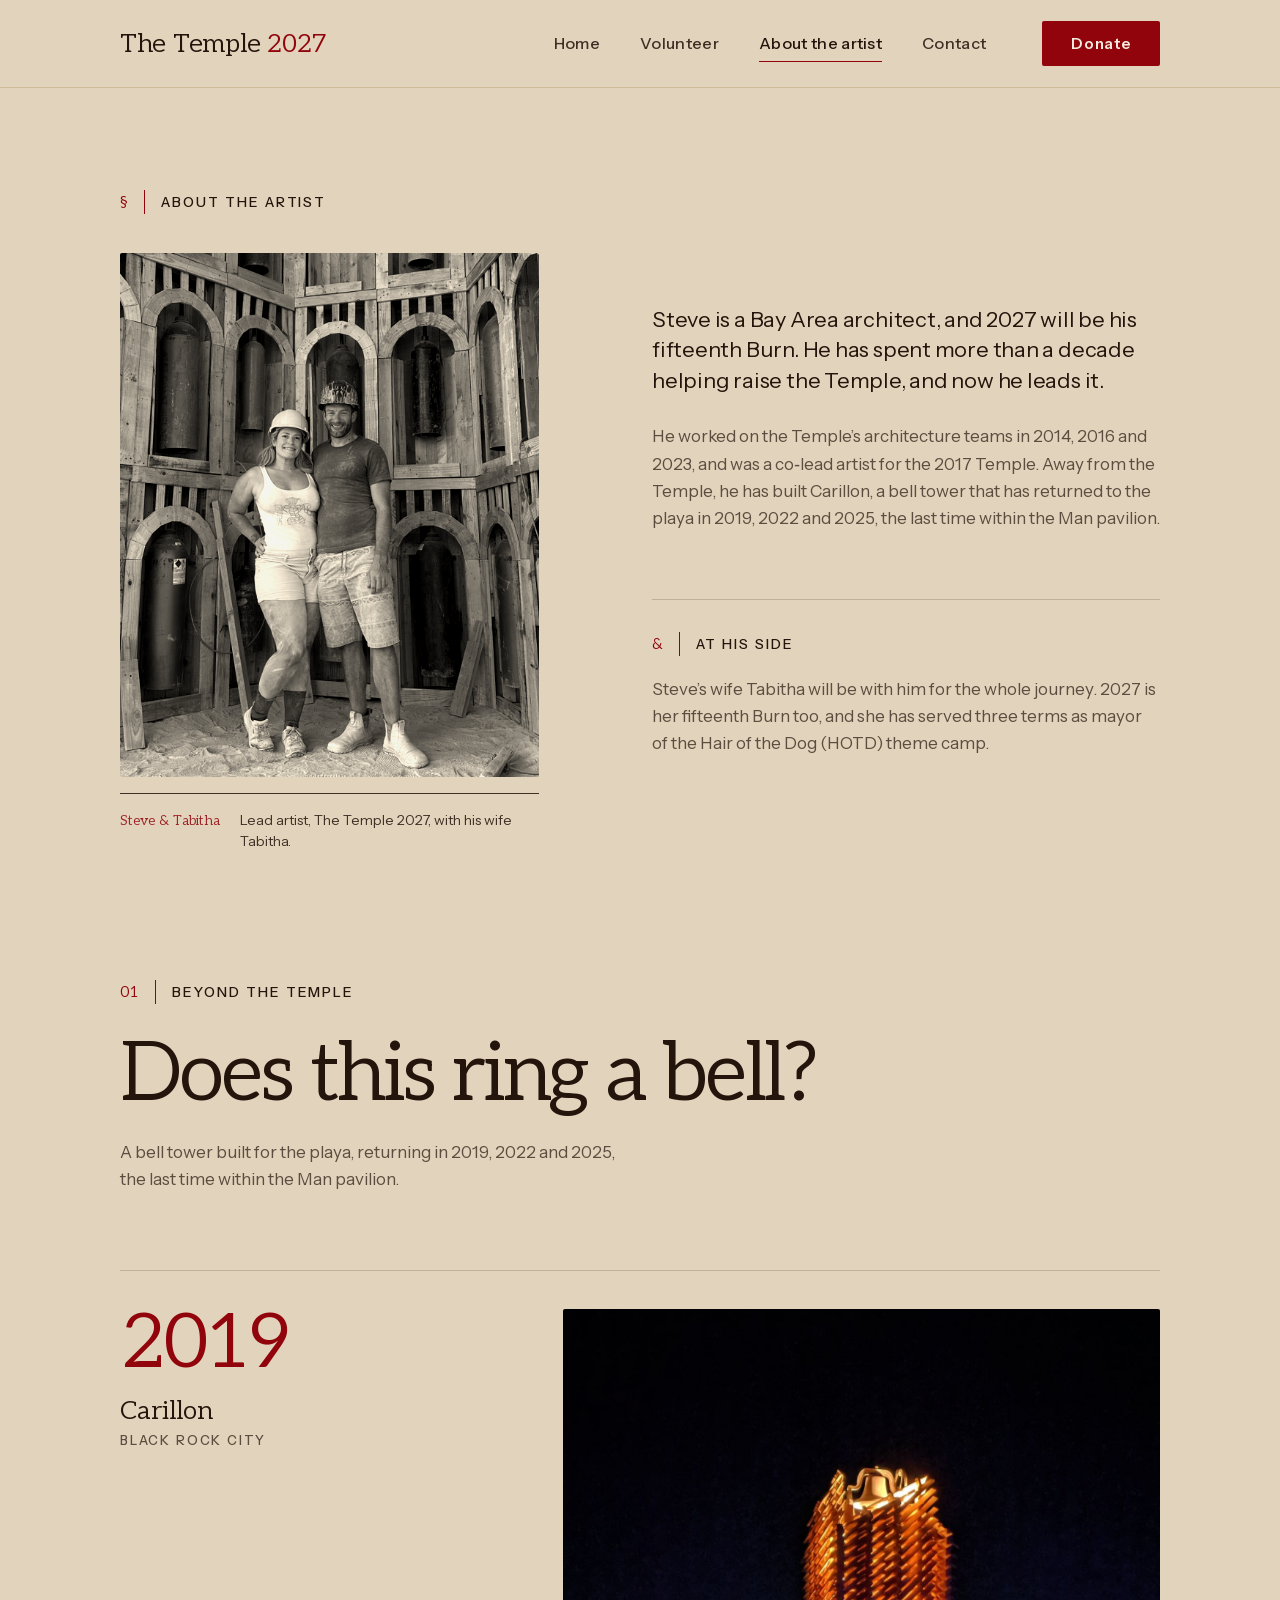
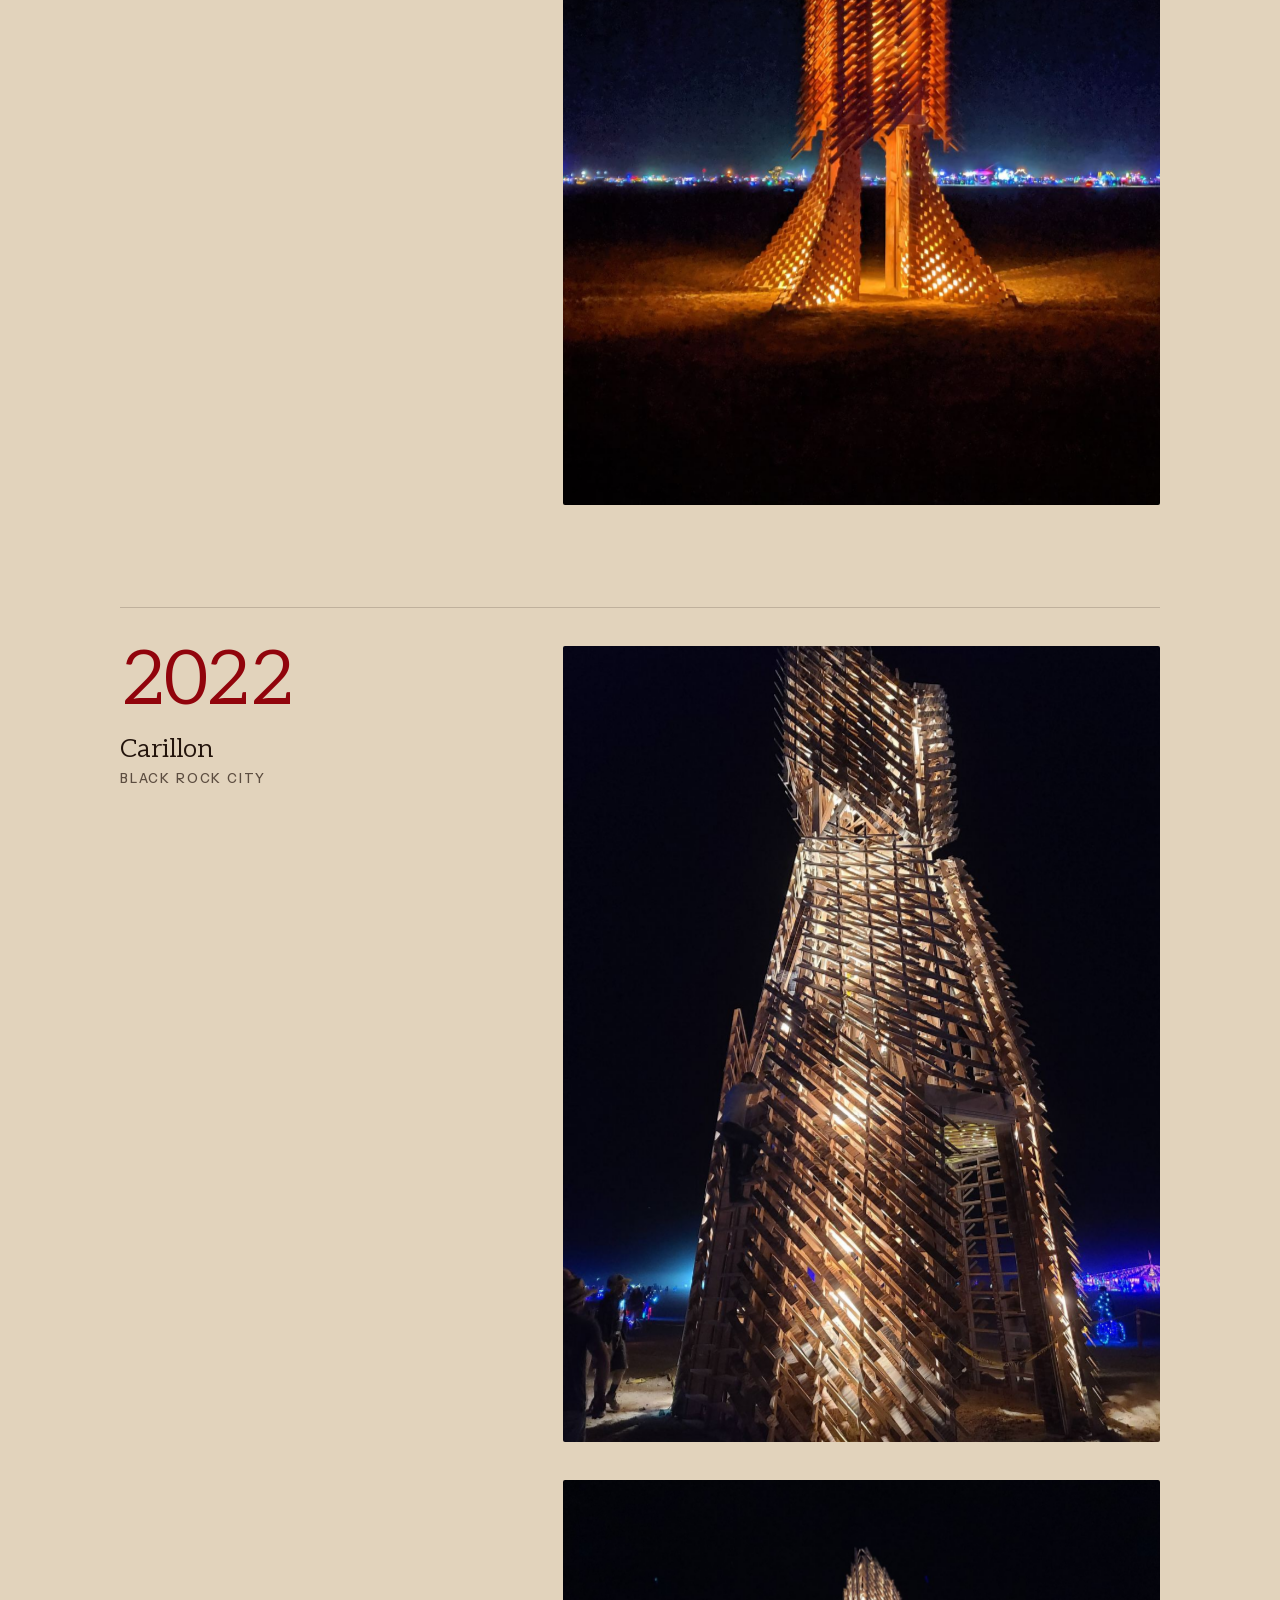
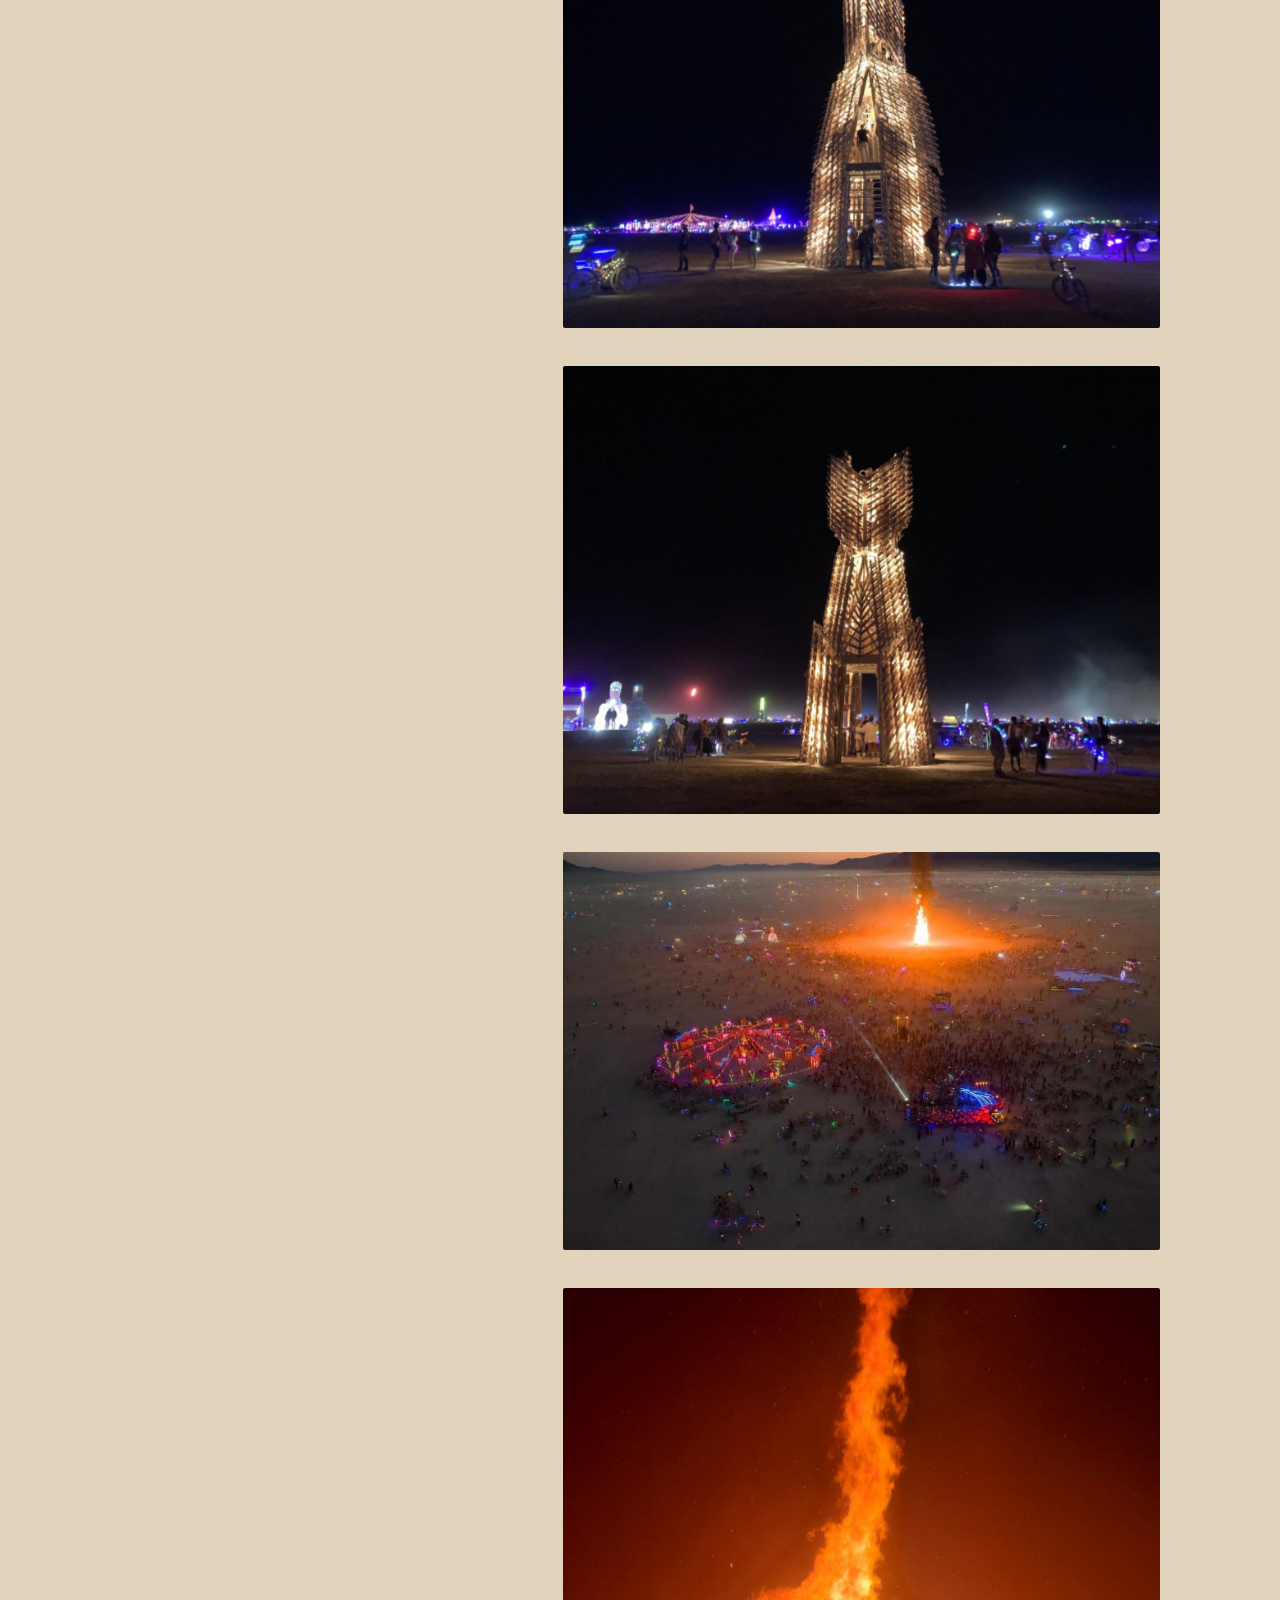
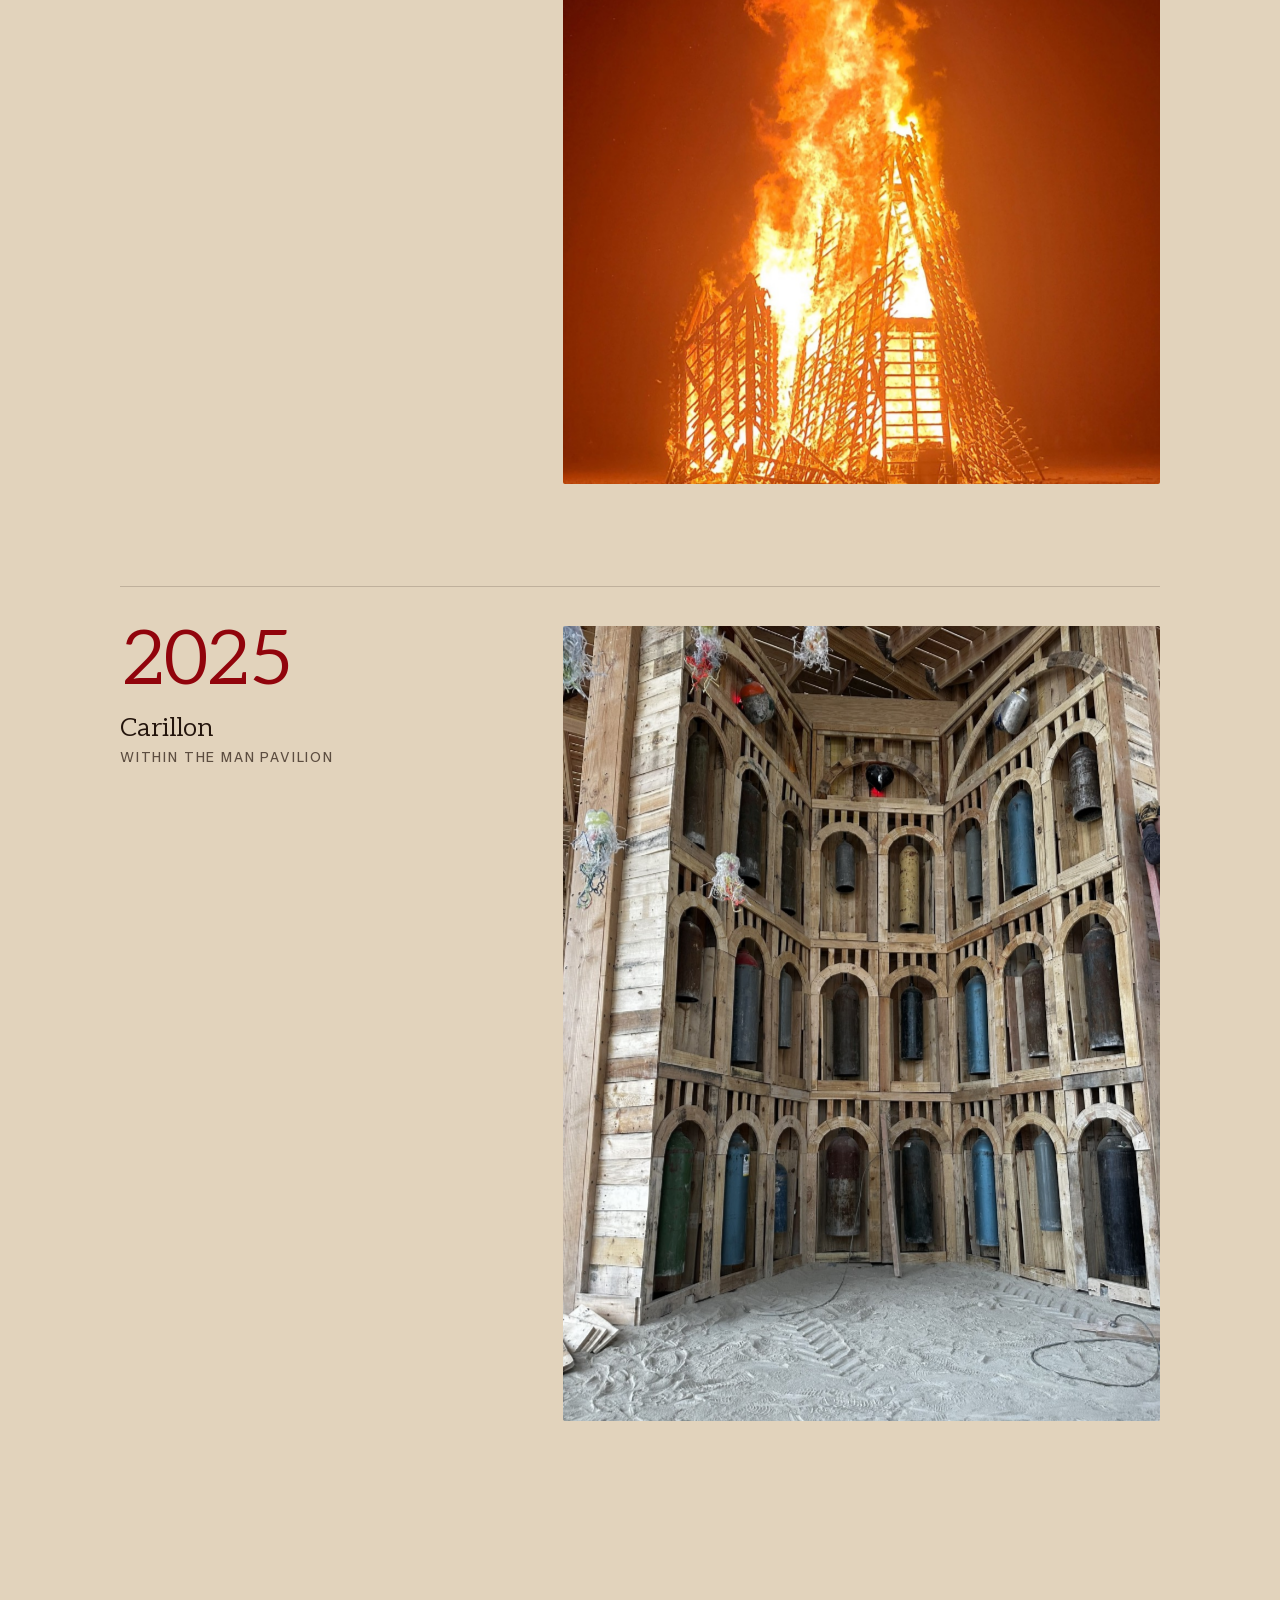
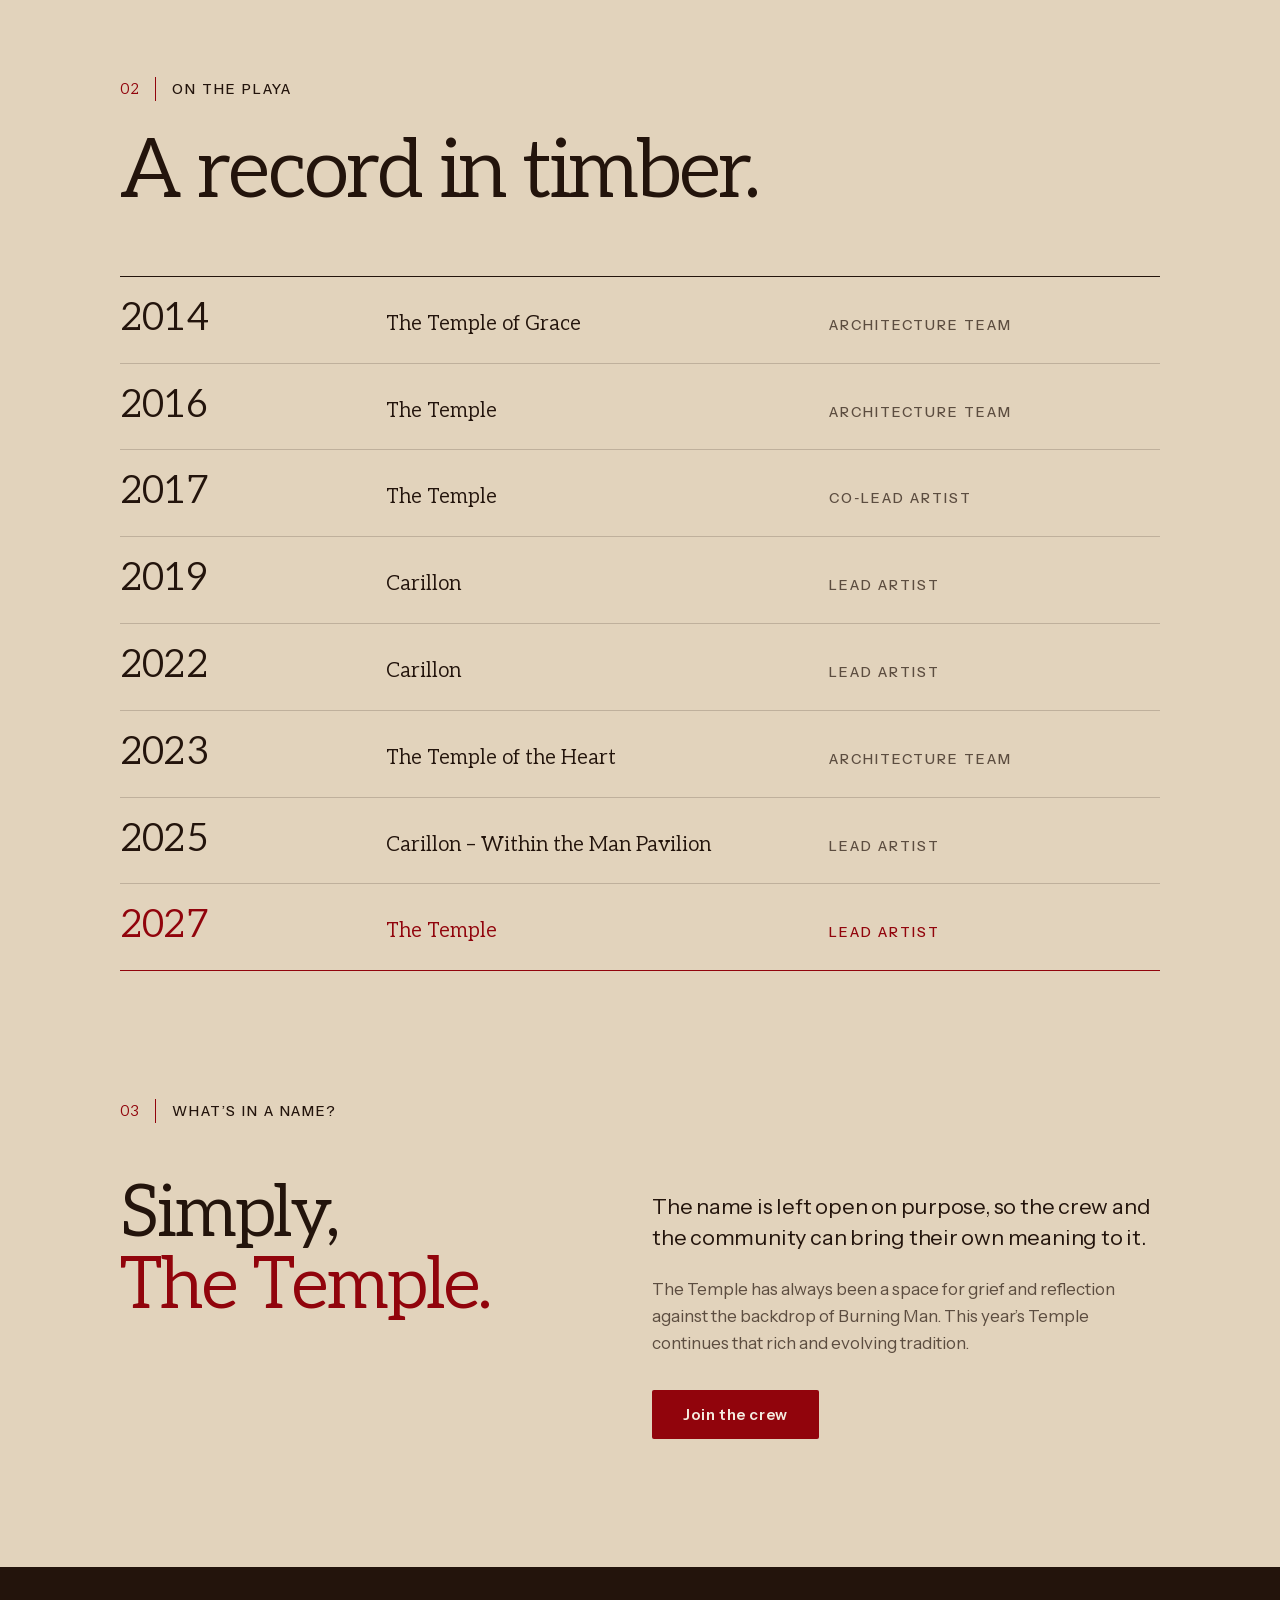
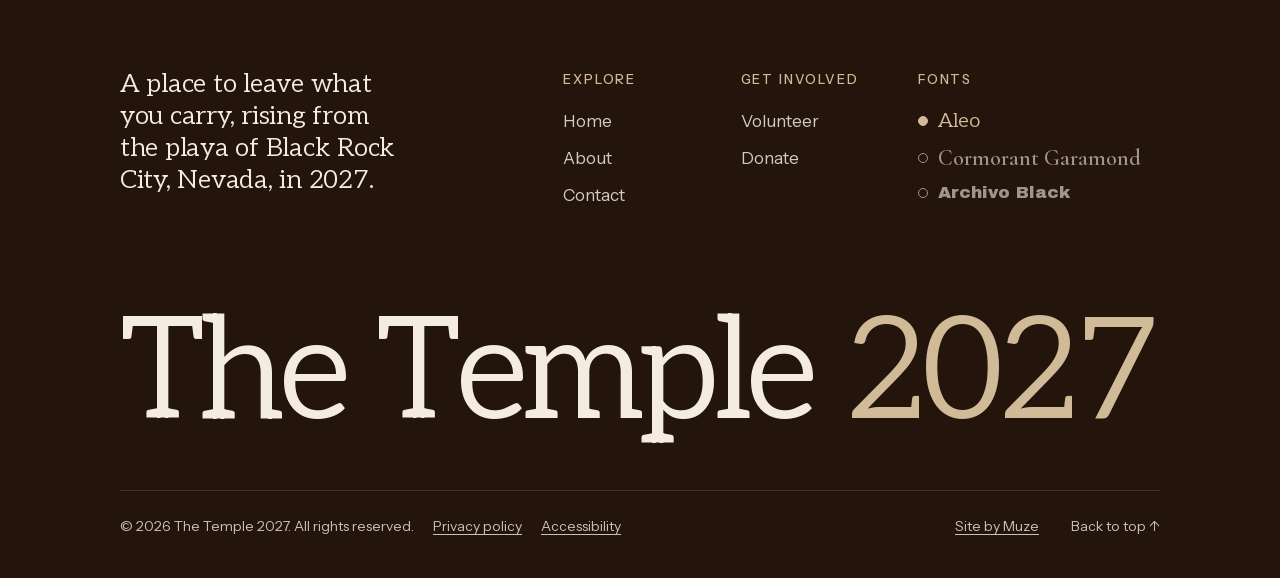
<file: about.html>
<!DOCTYPE html>
<html lang="en">
<head>
  <meta charset="UTF-8" />
  <meta name="viewport" content="width=device-width, initial-scale=1.0" />
  <title>About | The Temple 2027</title>
  <meta name="description" content="Meet Steve, the Bay Area architect leading The Temple 2027 at Burning Man, on his 15th Burn." />
  <link rel="icon" type="image/png" sizes="32x32" href="img/favicon-32.png?v=3" />
  <link rel="icon" type="image/png" sizes="192x192" href="img/favicon-192.png?v=3" />
  <link rel="apple-touch-icon" href="img/apple-touch-icon.png?v=3" />
  <link rel="preload" href="fonts/aleo-latin.woff2" as="font" type="font/woff2" crossorigin />
  <link rel="preload" href="fonts/instrument-sans-latin.woff2" as="font" type="font/woff2" crossorigin />
  <link rel="stylesheet" href="css/styles.css?v=68" />
  <!-- enable scroll-reveal hidden state before paint (no flash; no-JS safe) -->
  <script>document.documentElement.classList.add('js-reveal');</script>
  <!-- title-font toggle: apply the saved title font before paint;
       a refresh resets it to Aleo -->
  <script>try{var nv=performance.getEntriesByType&&performance.getEntriesByType('navigation')[0];if(nv&&nv.type==='reload')localStorage.removeItem('temple-title-font');var tf=localStorage.getItem('temple-title-font');if(tf==='cormorant'||tf==='archivo')document.documentElement.setAttribute('data-font',tf)}catch(e){}</script>
</head>
<body>
  <a class="skip-link" href="#main">Skip to content</a>
  <div class="page" id="top">

    <!-- ================= Header ================= -->
    <header class="site-header" id="site-header">
      <div class="container">
        <a class="logo" href="index.html" aria-label="The Temple 2027, home">
          The Temple <span class="logo__year">2027</span>
        </a>

        <input type="checkbox" id="nav-check" aria-label="Menu" aria-controls="site-nav" />
        <label class="nav-toggle" for="nav-check" aria-hidden="true">
          <span></span><span></span><span></span>
        </label>

        <nav class="nav" id="site-nav" aria-label="Main">
          <a href="index.html">Home</a>
          <a href="volunteer.html">Volunteer</a>
          <a href="about.html" aria-current="page">About the artist</a>
          <a href="contact.html">Contact</a>
          <a class="btn btn--red nav__cta" href="donate.html">Donate</a>
        </nav>

        <a class="btn btn--red header-cta" href="donate.html">Donate</a>
      </div>
    </header>

    <main id="main" tabindex="-1">
      <!-- ================= Intro ================= -->
      <section class="page-intro page-intro--quiet">
        <div class="container">
          <h1 class="index" data-reveal><span>&sect;</span> About the artist</h1>
        </div>
      </section>

      <!-- ================= Bio ================= -->
      <section class="about-bio">
        <div class="container about-bio__grid">
          <figure class="about-bio__portrait" data-reveal>
            <img src="img/steve-tabitha.jpg" alt="Steve and Tabitha in hard hats, standing together in front of a wall of timber arches hung with gas-cylinder bells" />
            <figcaption class="caption">
              <span class="caption__fig">Steve &amp; Tabitha</span>
              <span>Lead artist, The Temple 2027, with his wife Tabitha.</span>
            </figcaption>
          </figure>

          <div class="about-bio__text" data-reveal>
            <p class="lede-lg">
              Steve is a Bay Area architect, and 2027 will be his fifteenth Burn.
              He has spent more than a decade helping raise the Temple, and now
              he leads it.
            </p>
            <p>
              He worked on the Temple&rsquo;s architecture teams in 2014, 2016 and
              2023, and was a co&#8209;lead artist for the 2017 Temple. Away from the
              Temple, he has built Carillon, a bell tower that has returned to
              the playa in 2019, 2022 and 2025, the last time within the Man
              pavilion.
            </p>

            <div class="about-bio__partner">
              <p class="index index--small"><span>&amp;</span> At his side</p>
              <p>
                Steve&rsquo;s wife Tabitha will be with him for the whole journey.
                2027 is her fifteenth Burn too, and she has served three terms as
                mayor of the Hair of the Dog (HOTD) theme camp.
              </p>
            </div>
          </div>
        </div>
      </section>

      <!-- ================= Carillon: vertical gallery ================= -->
      <!-- STEVE: a few words about each year's piece can go in a
           <p class="work__note"> under its .work__meta. -->
      <section class="section about-works">
        <div class="container">
          <header class="about-works__head" data-reveal>
            <p class="index"><span>01</span> Beyond the Temple</p>
            <h2 class="display display--md">Does this ring a&nbsp;bell?</h2>
            <p class="about-works__lede">
              A bell tower built for the playa, returning in 2019, 2022 and 2025,
              the last time within the Man pavilion.
            </p>
          </header>

          <article class="work">
            <div class="work__text" data-reveal>
              <p class="work__year">2019</p>
              <h3 class="work__title">Carillon</h3>
              <p class="work__meta">Black Rock City</p>
            </div>
            <div class="work__media">
              <figure class="work__img work__img--portrait" data-reveal>
                <img src="img/carillon-2019.jpg" alt="Carillon 2019 at night: a slatted timber bell tower glowing orange on the dark playa" loading="lazy" width="1200" height="1600" />
              </figure>
            </div>
          </article>

          <article class="work">
            <div class="work__text" data-reveal>
              <p class="work__year">2022</p>
              <h3 class="work__title">Carillon</h3>
              <p class="work__meta">Black Rock City</p>
            </div>
            <div class="work__media">
              <figure class="work__img work__img--portrait" data-reveal>
                <img src="img/carillon-2022-1.jpg" alt="Looking up at Carillon 2022: layered timber slats lit warm from within against the night sky" loading="lazy" width="1200" height="1600" />
              </figure>
              <figure class="work__img" data-reveal>
                <img src="img/carillon-2022-2.jpg" alt="Carillon 2022 lit at night with people and bikes gathered at its base" loading="lazy" width="1600" height="1200" />
              </figure>
              <figure class="work__img" data-reveal>
                <img src="img/carillon-2022-3.jpg" alt="Carillon 2022 glowing on the playa with art cars and lights in the distance" loading="lazy" width="1600" height="1200" />
              </figure>
              <figure class="work__img" data-reveal>
                <img src="img/carillon-2022-aerial.jpg" alt="Aerial view of Carillon 2022 burning in the distance at dusk, a crowd and glowing art cars gathered on the playa in the foreground" loading="lazy" width="1024" height="683" />
              </figure>
              <figure class="work__img work__img--portrait" data-reveal>
                <img src="img/carillon-2022-burn.jpg" alt="Carillon 2022 burning: its timber frame engulfed in a towering column of flame against the night sky" loading="lazy" width="1200" height="1600" />
              </figure>
            </div>
          </article>

          <article class="work">
            <div class="work__text" data-reveal>
              <p class="work__year">2025</p>
              <h3 class="work__title">Carillon</h3>
              <p class="work__meta">Within the Man pavilion</p>
            </div>
            <div class="work__media">
              <figure class="work__img work__img--portrait" data-reveal>
                <img src="img/carillon-2025.jpg" alt="Carillon 2025 inside the Man pavilion: a corner of reclaimed timber arches, each framing a hanging gas-cylinder bell" loading="lazy" width="1200" height="1600" />
              </figure>
            </div>
          </article>
        </div>
      </section>

      <!-- ================= Record (schedule-style timeline) ================= -->
      <section class="section about-record">
        <div class="container">
          <header class="about-record__head" data-reveal>
            <p class="index"><span>02</span> On the playa</p>
            <h2 class="display display--md">A record in&nbsp;timber.</h2>
          </header>

          <ol class="record" data-reveal>
            <li class="record__row">
              <span class="record__year">2014</span>
              <span class="record__work">The Temple of Grace</span>
              <span class="record__role">Architecture team</span>
            </li>
            <li class="record__row">
              <span class="record__year">2016</span>
              <span class="record__work">The Temple</span>
              <span class="record__role">Architecture team</span>
            </li>
            <li class="record__row">
              <span class="record__year">2017</span>
              <span class="record__work">The Temple</span>
              <span class="record__role">Co&#8209;lead artist</span>
            </li>
            <li class="record__row">
              <span class="record__year">2019</span>
              <span class="record__work">Carillon</span>
              <span class="record__role">Lead artist</span>
            </li>
            <li class="record__row">
              <span class="record__year">2022</span>
              <span class="record__work">Carillon</span>
              <span class="record__role">Lead artist</span>
            </li>
            <li class="record__row">
              <span class="record__year">2023</span>
              <span class="record__work">The Temple of the Heart</span>
              <span class="record__role">Architecture team</span>
            </li>
            <li class="record__row">
              <span class="record__year">2025</span>
              <span class="record__work">Carillon &ndash; Within the Man Pavilion</span>
              <span class="record__role">Lead artist</span>
            </li>
            <li class="record__row record__row--now">
              <span class="record__year">2027</span>
              <span class="record__work">The Temple</span>
              <span class="record__role">Lead artist</span>
            </li>
          </ol>
        </div>
      </section>

      <!-- ================= What's in a name ================= -->
      <section class="section about-name">
        <div class="container about-name__grid">
          <p class="index" data-reveal><span>03</span> What&rsquo;s in a name?</p>
          <p class="about-name__word" data-reveal>Simply, <em>The&nbsp;Temple.</em></p>
          <div class="about-name__text" data-reveal>
            <p class="lede-lg">
              The name is left open on purpose, so the crew and the community can
              bring their own meaning to it.
            </p>
            <p>
              The Temple has always been a space for grief and reflection against
              the backdrop of Burning Man. This year&rsquo;s Temple continues that
              rich and evolving tradition.
            </p>
            <a class="btn btn--red" href="volunteer.html">Join the crew</a>
          </div>
        </div>
      </section>
    </main>

    <!-- ================= Footer ================= -->
    <footer class="site-footer" data-header="dark">
      <div class="container">
        <div class="footer__top">
          <p class="footer__statement">
            A place to leave what you carry, rising from the playa of Black Rock
            City, Nevada, in&nbsp;2027.
          </p>

          <nav class="footer__col" aria-label="Explore">
            <p class="footer__heading">Explore</p>
            <a href="index.html">Home</a>
            <a href="about.html">About</a>
            <a href="contact.html">Contact</a>
          </nav>

          <nav class="footer__col" aria-label="Get involved">
            <p class="footer__heading">Get involved</p>
            <a href="volunteer.html">Volunteer</a>
            <a href="donate.html">Donate</a>
          </nav>

          <div class="footer__col footer__fonts" role="group" aria-label="Title font">
            <p class="footer__heading">Fonts</p>
            <button type="button" class="font-opt" data-font-opt="aleo" aria-pressed="true">Aleo</button>
            <button type="button" class="font-opt" data-font-opt="cormorant" aria-pressed="false">Cormorant Garamond</button>
            <button type="button" class="font-opt" data-font-opt="archivo" aria-pressed="false">Archivo Black</button>
          </div>

        </div>

        <p class="footer__mark" aria-hidden="true">The Temple <span>2027</span></p>

        <div class="footer__bottom">
          <p>&copy; 2026 The Temple 2027. All rights reserved. <a class="footer__legal" href="privacy.html">Privacy policy</a> <a class="footer__legal" href="accessibility.html">Accessibility</a></p>
          <div class="footer__links">
            <a class="footer__credit" href="https://muzedesign.com" target="_blank" rel="noopener">Site by Muze<span class="sr-only"> (opens in a new tab)</span></a>
            <a class="footer__top-link" href="#top">Back to top <span aria-hidden="true">&uarr;</span></a>
          </div>
        </div>
      </div>
    </footer>

  </div>

  <script src="js/main.js?v=62" defer></script>
</body>
</html>
</file>
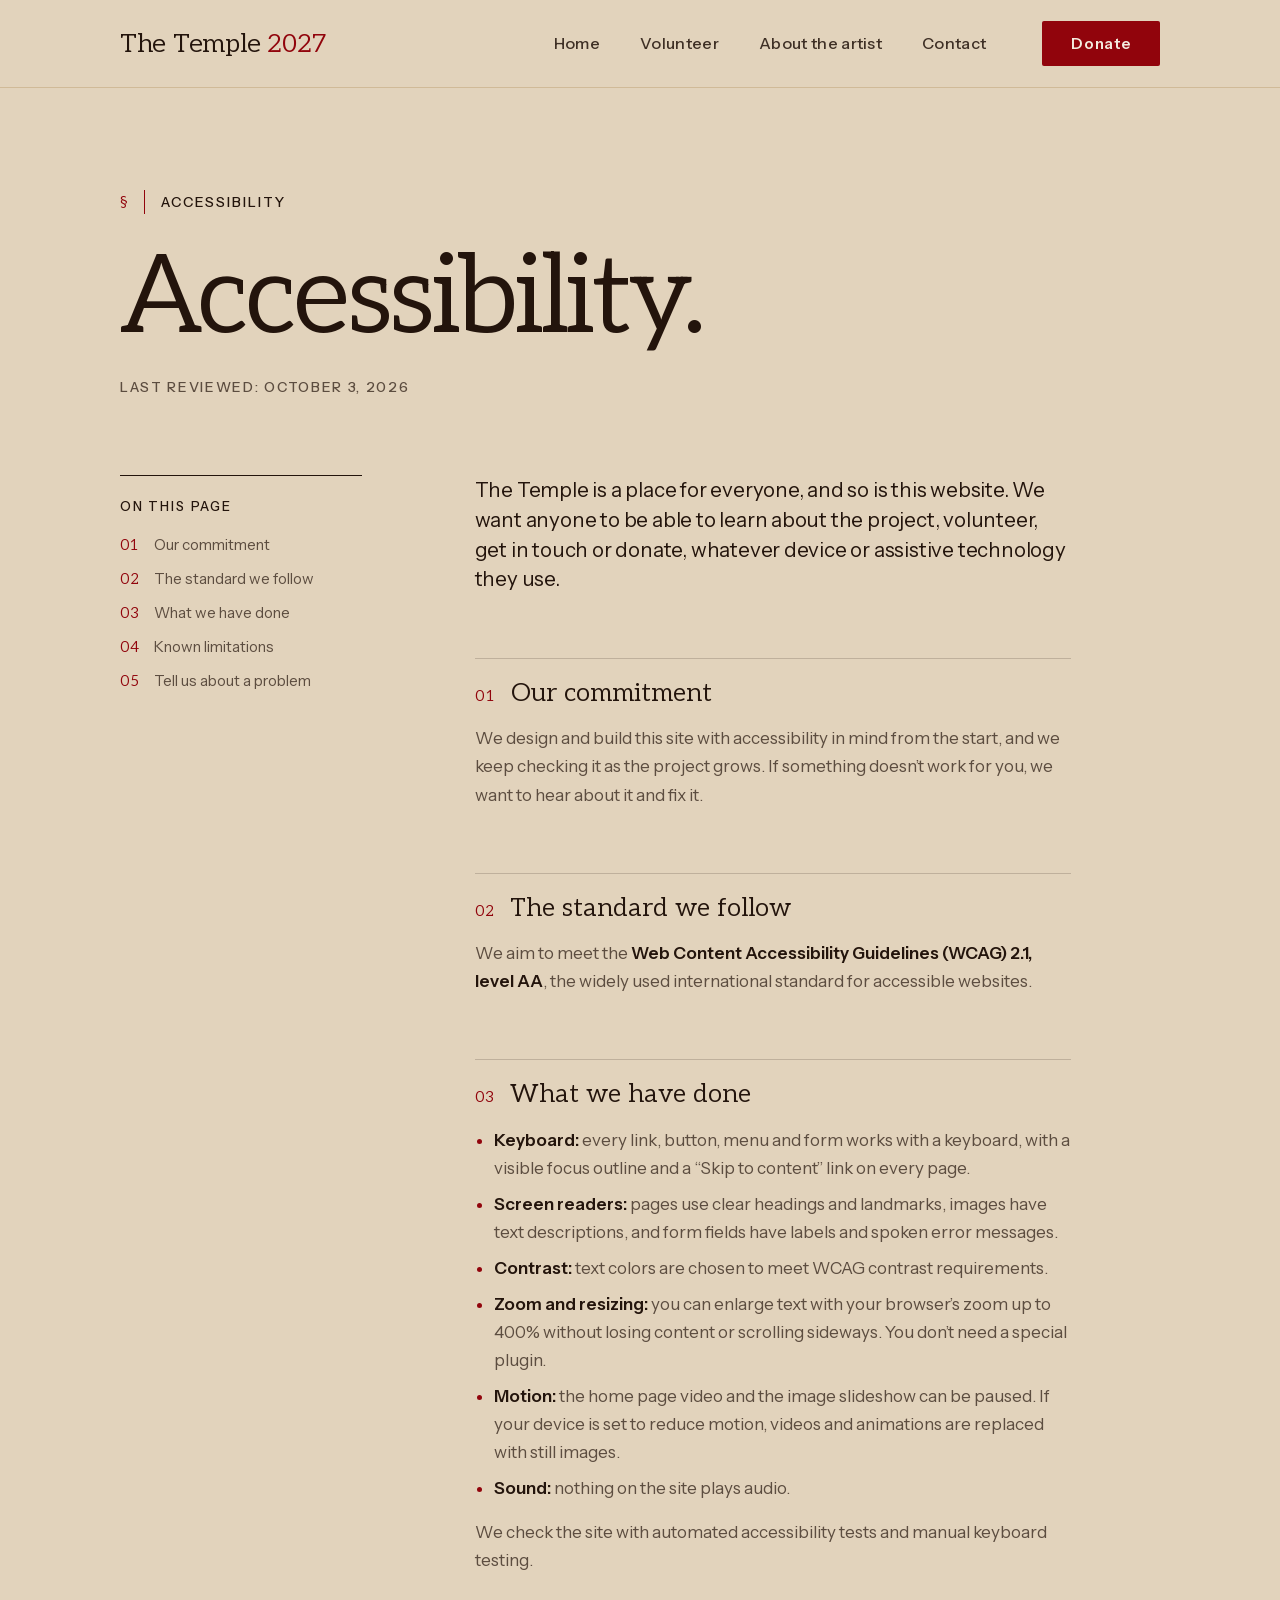
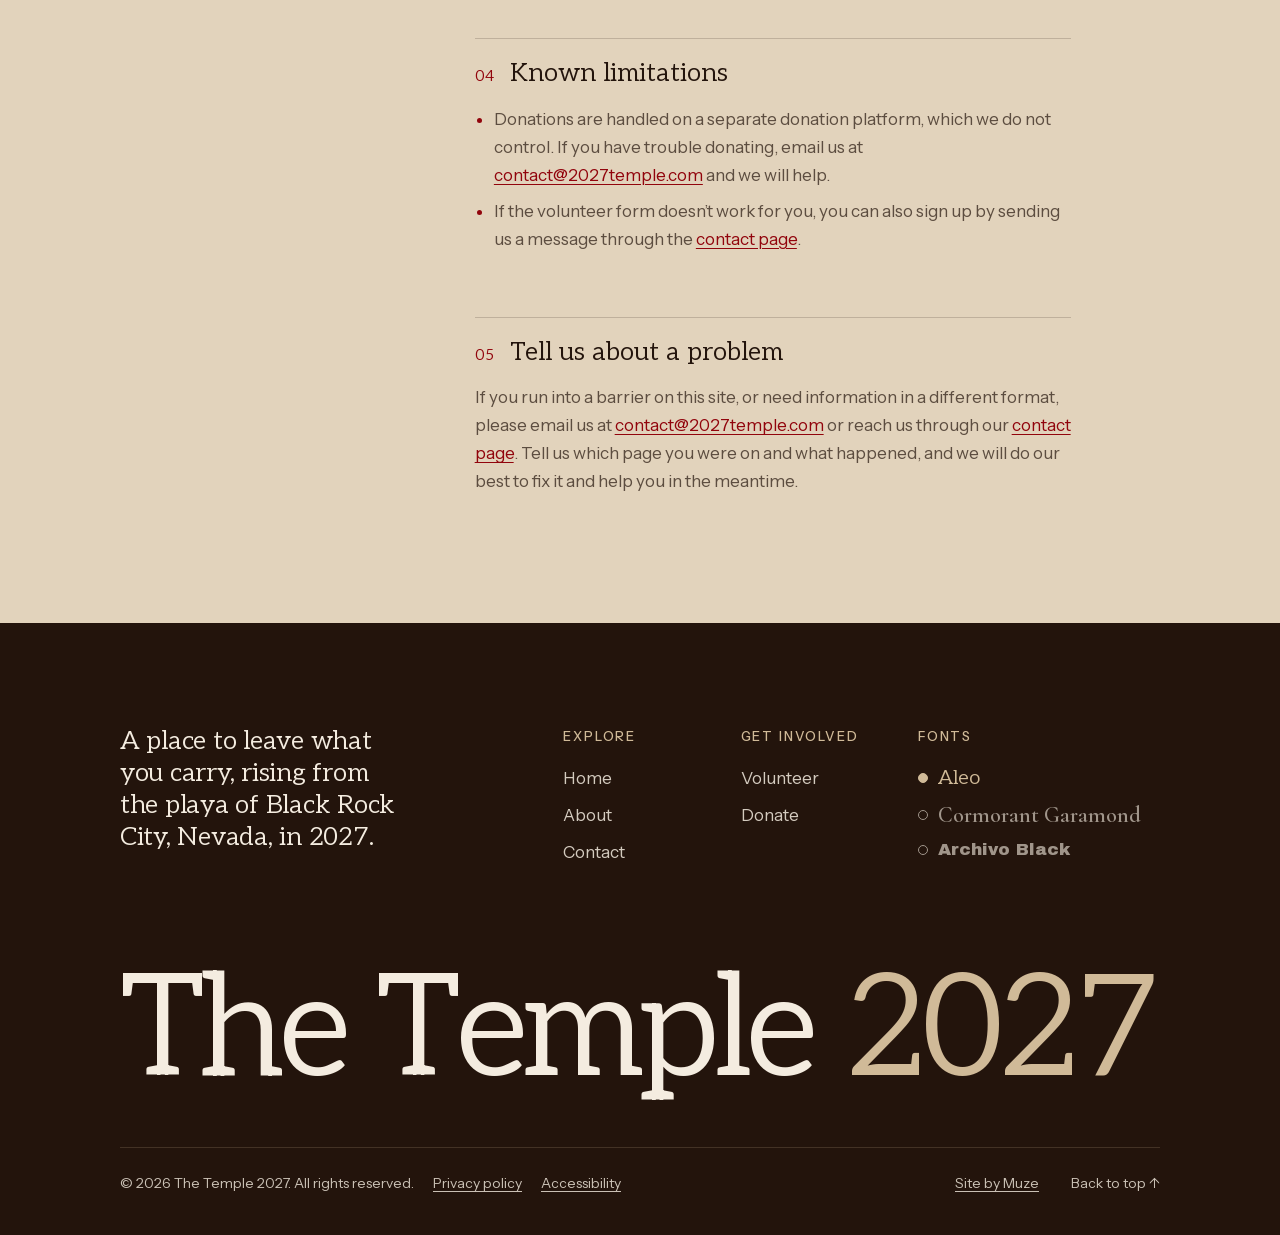
<file: accessibility.html>
<!DOCTYPE html>
<html lang="en">
<head>
  <meta charset="UTF-8" />
  <meta name="viewport" content="width=device-width, initial-scale=1.0" />
  <title>Accessibility | The Temple 2027</title>
  <meta name="description" content="Our commitment to making The Temple 2027 website usable by everyone, and how to tell us if something gets in your way." />
  <link rel="icon" type="image/png" sizes="32x32" href="img/favicon-32.png?v=3" />
  <link rel="icon" type="image/png" sizes="192x192" href="img/favicon-192.png?v=3" />
  <link rel="apple-touch-icon" href="img/apple-touch-icon.png?v=3" />
  <link rel="preload" href="fonts/aleo-latin.woff2" as="font" type="font/woff2" crossorigin />
  <link rel="preload" href="fonts/instrument-sans-latin.woff2" as="font" type="font/woff2" crossorigin />
  <link rel="stylesheet" href="css/styles.css?v=68" />
  <!-- enable scroll-reveal hidden state before paint (no flash; no-JS safe) -->
  <script>document.documentElement.classList.add('js-reveal');</script>
  <!-- title-font toggle: apply the saved title font before paint;
       a refresh resets it to Aleo -->
  <script>try{var nv=performance.getEntriesByType&&performance.getEntriesByType('navigation')[0];if(nv&&nv.type==='reload')localStorage.removeItem('temple-title-font');var tf=localStorage.getItem('temple-title-font');if(tf==='cormorant'||tf==='archivo')document.documentElement.setAttribute('data-font',tf)}catch(e){}</script>
</head>
<body>
  <a class="skip-link" href="#main">Skip to content</a>
  <div class="page" id="top">

    <!-- ================= Header ================= -->
    <header class="site-header" id="site-header">
      <div class="container">
        <a class="logo" href="index.html" aria-label="The Temple 2027, home">
          The Temple <span class="logo__year">2027</span>
        </a>

        <input type="checkbox" id="nav-check" aria-label="Menu" aria-controls="site-nav" />
        <label class="nav-toggle" for="nav-check" aria-hidden="true">
          <span></span><span></span><span></span>
        </label>

        <nav class="nav" id="site-nav" aria-label="Main">
          <a href="index.html">Home</a>
          <a href="volunteer.html">Volunteer</a>
          <a href="about.html">About the artist</a>
          <a href="contact.html">Contact</a>
          <a class="btn btn--red nav__cta" href="donate.html">Donate</a>
        </nav>

        <a class="btn btn--red header-cta" href="donate.html">Donate</a>
      </div>
    </header>

    <main id="main" tabindex="-1">
      <!-- ================= Intro ================= -->
      <section class="page-intro">
        <div class="container">
          <p class="index" data-reveal><span>&sect;</span> Accessibility</p>
          <h1 class="display" data-reveal>Accessibility.</h1>
          <p class="legal__updated" data-reveal>Last reviewed: October 3, 2026</p>
        </div>
      </section>

      <!-- ================= Statement ================= -->
      <section class="legal">
        <div class="container legal__grid">
          <nav class="legal__toc" aria-label="On this page">
            <p class="legal__toc-title">On this page</p>
            <ol>
              <li><a href="#commitment">Our commitment</a></li>
              <li><a href="#standard">The standard we follow</a></li>
              <li><a href="#done">What we have done</a></li>
              <li><a href="#limits">Known limitations</a></li>
              <li><a href="#feedback">Tell us about a problem</a></li>
            </ol>
          </nav>

          <div class="legal__body">
            <p class="lede-lg">
              The Temple is a place for everyone, and so is this website. We want
              anyone to be able to learn about the project, volunteer, get in
              touch or donate, whatever device or assistive technology they use.
            </p>

            <h2 id="commitment"><span>01</span> Our commitment</h2>
            <p>We design and build this site with accessibility in mind from the start, and we keep checking it as the project grows. If something doesn&rsquo;t work for you, we want to hear about it and fix it.</p>

            <h2 id="standard"><span>02</span> The standard we follow</h2>
            <p>We aim to meet the <strong>Web Content Accessibility Guidelines (WCAG) 2.1, level AA</strong>, the widely used international standard for accessible websites.</p>

            <h2 id="done"><span>03</span> What we have done</h2>
            <ul>
              <li><strong>Keyboard:</strong> every link, button, menu and form works with a keyboard, with a visible focus outline and a &ldquo;Skip to content&rdquo; link on every page.</li>
              <li><strong>Screen readers:</strong> pages use clear headings and landmarks, images have text descriptions, and form fields have labels and spoken error messages.</li>
              <li><strong>Contrast:</strong> text colors are chosen to meet WCAG contrast requirements.</li>
              <li><strong>Zoom and resizing:</strong> you can enlarge text with your browser&rsquo;s zoom up to 400% without losing content or scrolling sideways. You don&rsquo;t need a special plugin.</li>
              <li><strong>Motion:</strong> the home page video and the image slideshow can be paused. If your device is set to reduce motion, videos and animations are replaced with still images.</li>
              <li><strong>Sound:</strong> nothing on the site plays audio.</li>
            </ul>
            <p>We check the site with automated accessibility tests and manual keyboard testing.</p>

            <h2 id="limits"><span>04</span> Known limitations</h2>
            <ul>
              <li>Donations are handled on a separate donation platform, which we do not control. If you have trouble donating, email us at <a href="mailto:contact@2027temple.com">contact@2027temple.com</a> and we will help.</li>
              <li>If the volunteer form doesn&rsquo;t work for you, you can also sign up by sending us a message through the <a href="contact.html">contact page</a>.</li>
            </ul>

            <h2 id="feedback"><span>05</span> Tell us about a problem</h2>
            <p>If you run into a barrier on this site, or need information in a different format, please email us at <a href="mailto:contact@2027temple.com">contact@2027temple.com</a> or reach us through our <a href="contact.html">contact page</a>. Tell us which page you were on and what happened, and we will do our best to fix it and help you in the meantime.</p>
          </div>
        </div>
      </section>
    </main>

    <!-- ================= Footer ================= -->
    <footer class="site-footer" data-header="dark">
      <div class="container">
        <div class="footer__top">
          <p class="footer__statement">
            A place to leave what you carry, rising from the playa of Black Rock
            City, Nevada, in&nbsp;2027.
          </p>

          <nav class="footer__col" aria-label="Explore">
            <p class="footer__heading">Explore</p>
            <a href="index.html">Home</a>
            <a href="about.html">About</a>
            <a href="contact.html">Contact</a>
          </nav>

          <nav class="footer__col" aria-label="Get involved">
            <p class="footer__heading">Get involved</p>
            <a href="volunteer.html">Volunteer</a>
            <a href="donate.html">Donate</a>
          </nav>

          <div class="footer__col footer__fonts" role="group" aria-label="Title font">
            <p class="footer__heading">Fonts</p>
            <button type="button" class="font-opt" data-font-opt="aleo" aria-pressed="true">Aleo</button>
            <button type="button" class="font-opt" data-font-opt="cormorant" aria-pressed="false">Cormorant Garamond</button>
            <button type="button" class="font-opt" data-font-opt="archivo" aria-pressed="false">Archivo Black</button>
          </div>

        </div>

        <p class="footer__mark" aria-hidden="true">The Temple <span>2027</span></p>

        <div class="footer__bottom">
          <p>&copy; 2026 The Temple 2027. All rights reserved. <a class="footer__legal" href="privacy.html">Privacy policy</a> <a class="footer__legal" href="accessibility.html">Accessibility</a></p>
          <div class="footer__links">
            <a class="footer__credit" href="https://muzedesign.com" target="_blank" rel="noopener">Site by Muze<span class="sr-only"> (opens in a new tab)</span></a>
            <a class="footer__top-link" href="#top">Back to top <span aria-hidden="true">&uarr;</span></a>
          </div>
        </div>
      </div>
    </footer>

  </div>

  <script src="js/main.js?v=62" defer></script>
</body>
</html>
</file>
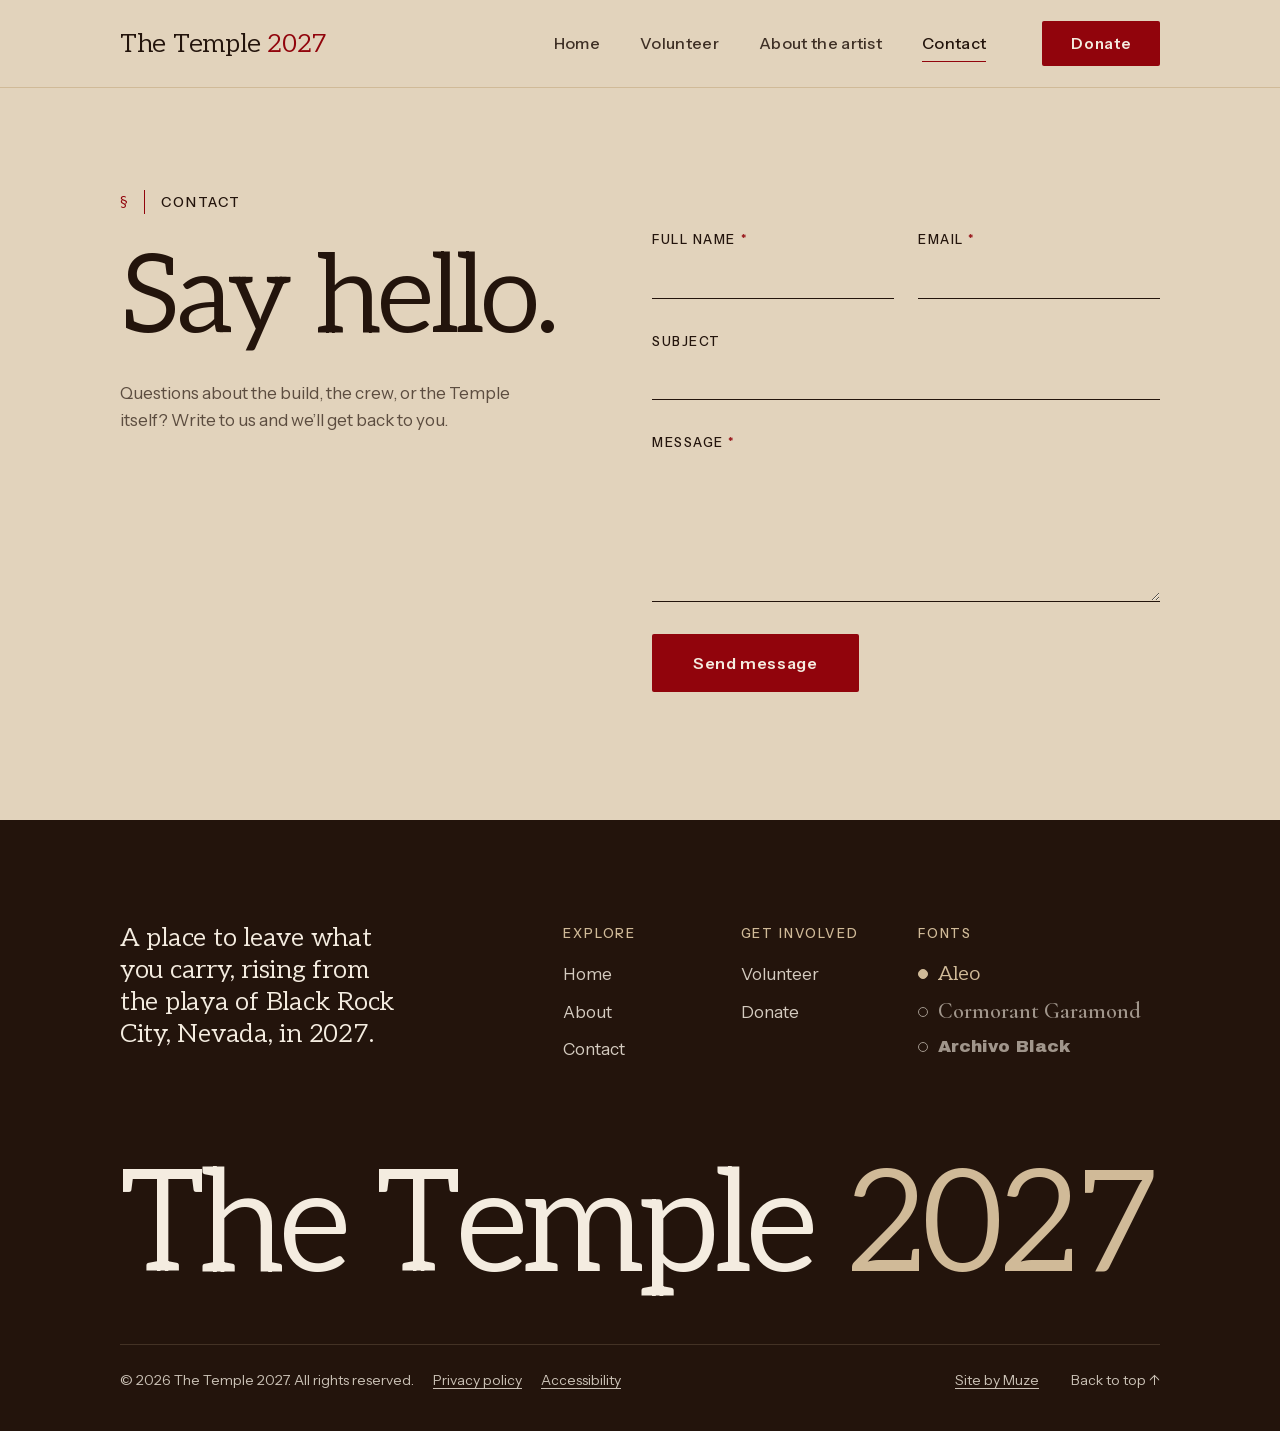
<file: contact.html>
<!DOCTYPE html>
<html lang="en">
<head>
  <meta charset="UTF-8" />
  <meta name="viewport" content="width=device-width, initial-scale=1.0" />
  <title>Contact | The Temple 2027</title>
  <meta name="description" content="Get in touch with the crew behind The Temple 2027 at Burning Man." />
  <link rel="icon" type="image/png" sizes="32x32" href="img/favicon-32.png?v=3" />
  <link rel="icon" type="image/png" sizes="192x192" href="img/favicon-192.png?v=3" />
  <link rel="apple-touch-icon" href="img/apple-touch-icon.png?v=3" />
  <link rel="preload" href="fonts/aleo-latin.woff2" as="font" type="font/woff2" crossorigin />
  <link rel="preload" href="fonts/instrument-sans-latin.woff2" as="font" type="font/woff2" crossorigin />
  <link rel="stylesheet" href="css/styles.css?v=68" />
  <!-- enable scroll-reveal hidden state before paint (no flash; no-JS safe) -->
  <script>document.documentElement.classList.add('js-reveal');</script>
  <!-- title-font toggle: apply the saved title font before paint;
       a refresh resets it to Aleo -->
  <script>try{var nv=performance.getEntriesByType&&performance.getEntriesByType('navigation')[0];if(nv&&nv.type==='reload')localStorage.removeItem('temple-title-font');var tf=localStorage.getItem('temple-title-font');if(tf==='cormorant'||tf==='archivo')document.documentElement.setAttribute('data-font',tf)}catch(e){}</script>
</head>
<body>
  <a class="skip-link" href="#main">Skip to content</a>
  <div class="page" id="top">

    <!-- ================= Header ================= -->
    <header class="site-header" id="site-header">
      <div class="container">
        <a class="logo" href="index.html" aria-label="The Temple 2027, home">
          The Temple <span class="logo__year">2027</span>
        </a>

        <input type="checkbox" id="nav-check" aria-label="Menu" aria-controls="site-nav" />
        <label class="nav-toggle" for="nav-check" aria-hidden="true">
          <span></span><span></span><span></span>
        </label>

        <nav class="nav" id="site-nav" aria-label="Main">
          <a href="index.html">Home</a>
          <a href="volunteer.html">Volunteer</a>
          <a href="about.html">About the artist</a>
          <a href="contact.html" aria-current="page">Contact</a>
          <a class="btn btn--red nav__cta" href="donate.html">Donate</a>
        </nav>

        <a class="btn btn--red header-cta" href="donate.html">Donate</a>
      </div>
    </header>

    <main id="main" tabindex="-1">
      <!-- ================= Contact form ================= -->
      <section class="page-intro contact-page">
        <div class="container contact-page__grid">
          <header class="contact-page__head">
            <p class="index" data-reveal><span>&sect;</span> Contact</p>
            <h1 class="display" data-reveal>Say&nbsp;hello.</h1>
            <p class="contact-page__lede" data-reveal>
              Questions about the build, the crew, or the Temple itself? Write
              to us and we&rsquo;ll get back to you.
            </p>
          </header>

          <form class="form" id="contact-form-el"
                data-endpoint="https://formsubmit.co/ajax/contact@2027temple.com"
                data-subject="New Temple 2027 message"
                data-success-title="Thank you, your message is on its way."
                data-success-text="We&rsquo;ve received it and will reply as soon as we can."
                data-reveal>
            <div class="form__row">
              <div class="field">
                <label for="cf-name">Full name <span aria-hidden="true">*</span></label>
                <input id="cf-name" name="name" type="text" autocomplete="name" required />
              </div>
              <div class="field">
                <label for="cf-email">Email <span aria-hidden="true">*</span></label>
                <input id="cf-email" name="email" type="email" autocomplete="email" required />
              </div>
            </div>

            <div class="field">
              <label for="cf-subject">Subject</label>
              <input id="cf-subject" name="subject" type="text" />
            </div>

            <div class="field">
              <label for="cf-message">Message <span aria-hidden="true">*</span></label>
              <textarea id="cf-message" name="message" rows="6" required></textarea>
            </div>

            <!-- spam trap: hidden from people, bots fill it in -->
            <input type="text" name="_honey" class="form__honey" tabindex="-1" autocomplete="off" aria-hidden="true" />

            <button type="submit" class="btn btn--red form__submit">Send message</button>

            <p class="form__status" role="status" aria-live="polite"></p>
          </form>
        </div>
      </section>
    </main>

    <!-- ================= Footer ================= -->
    <footer class="site-footer" data-header="dark">
      <div class="container">
        <div class="footer__top">
          <p class="footer__statement">
            A place to leave what you carry, rising from the playa of Black Rock
            City, Nevada, in&nbsp;2027.
          </p>

          <nav class="footer__col" aria-label="Explore">
            <p class="footer__heading">Explore</p>
            <a href="index.html">Home</a>
            <a href="about.html">About</a>
            <a href="contact.html">Contact</a>
          </nav>

          <nav class="footer__col" aria-label="Get involved">
            <p class="footer__heading">Get involved</p>
            <a href="volunteer.html">Volunteer</a>
            <a href="donate.html">Donate</a>
          </nav>

          <div class="footer__col footer__fonts" role="group" aria-label="Title font">
            <p class="footer__heading">Fonts</p>
            <button type="button" class="font-opt" data-font-opt="aleo" aria-pressed="true">Aleo</button>
            <button type="button" class="font-opt" data-font-opt="cormorant" aria-pressed="false">Cormorant Garamond</button>
            <button type="button" class="font-opt" data-font-opt="archivo" aria-pressed="false">Archivo Black</button>
          </div>

        </div>

        <p class="footer__mark" aria-hidden="true">The Temple <span>2027</span></p>

        <div class="footer__bottom">
          <p>&copy; 2026 The Temple 2027. All rights reserved. <a class="footer__legal" href="privacy.html">Privacy policy</a> <a class="footer__legal" href="accessibility.html">Accessibility</a></p>
          <div class="footer__links">
            <a class="footer__credit" href="https://muzedesign.com" target="_blank" rel="noopener">Site by Muze<span class="sr-only"> (opens in a new tab)</span></a>
            <a class="footer__top-link" href="#top">Back to top <span aria-hidden="true">&uarr;</span></a>
          </div>
        </div>
      </div>
    </footer>

  </div>

  <script src="js/main.js?v=62" defer></script>
</body>
</html>
</file>
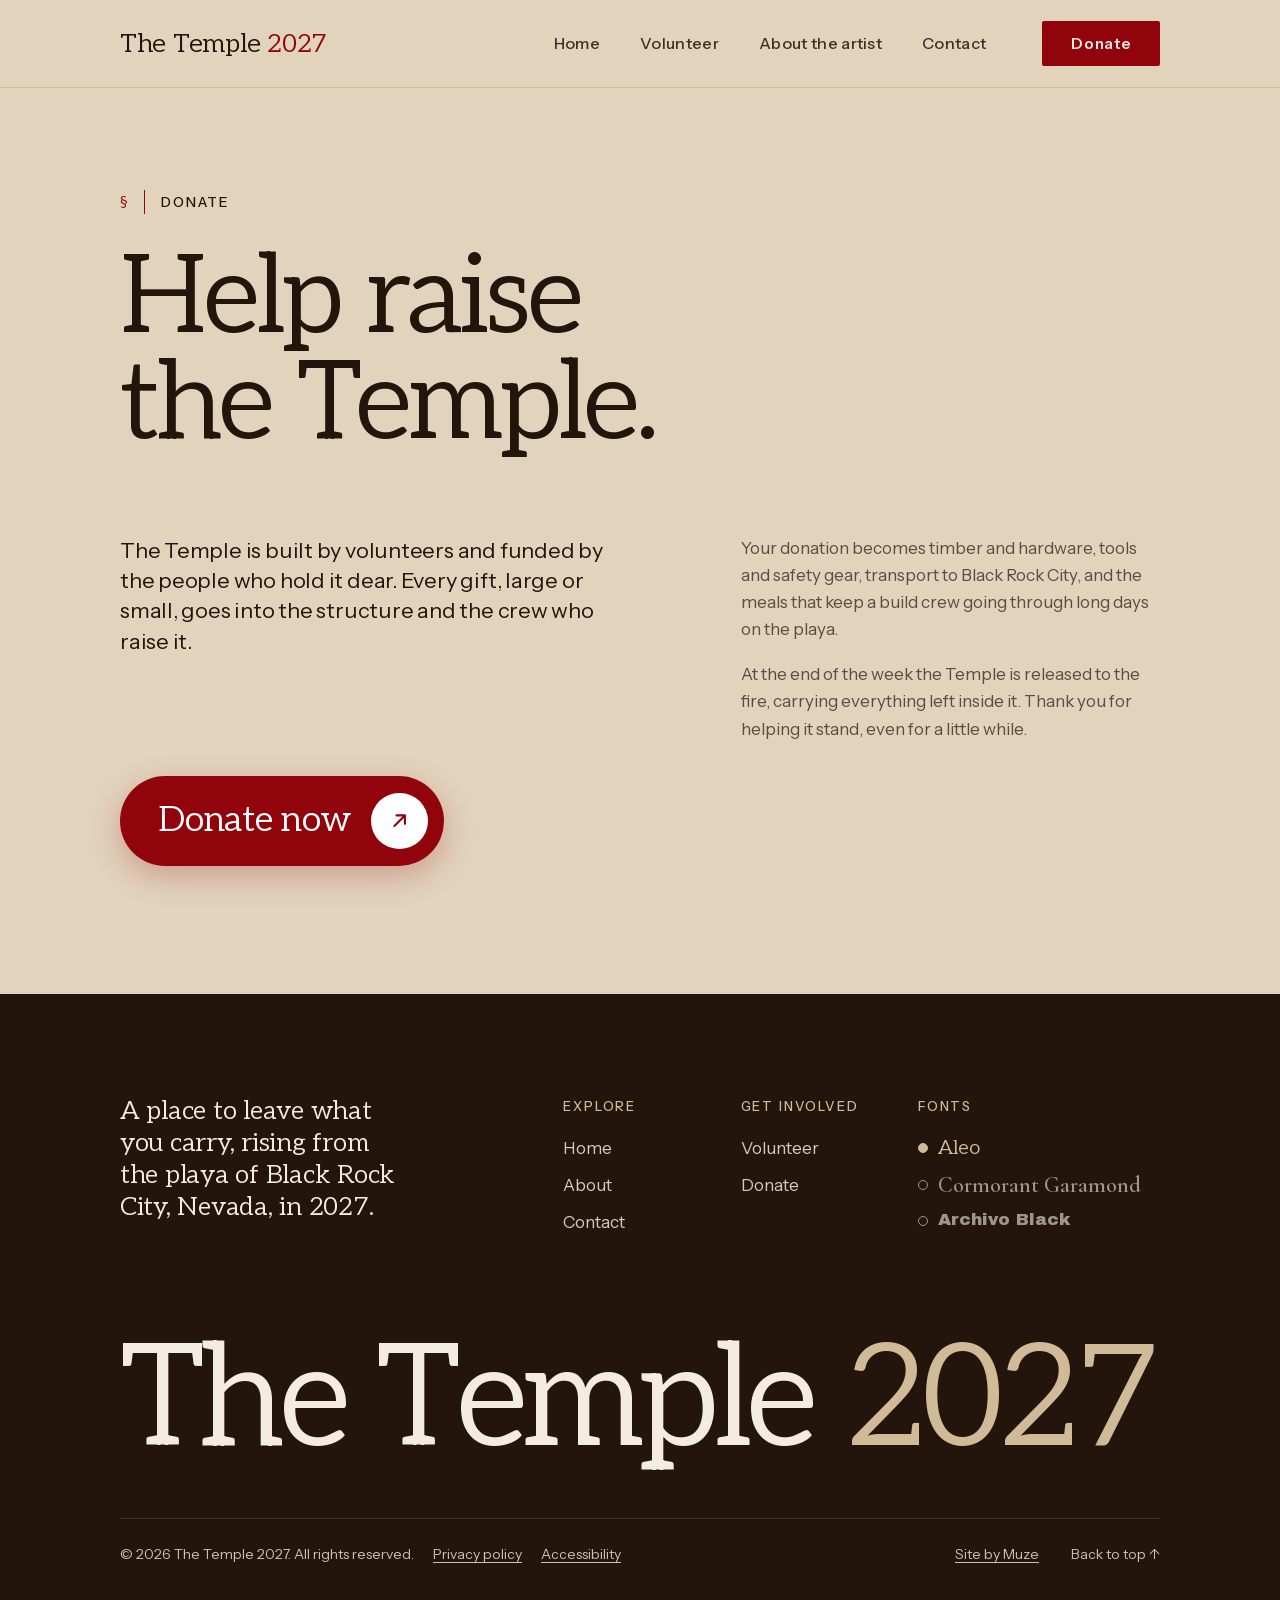
<file: donate.html>
<!DOCTYPE html>
<html lang="en">
<head>
  <meta charset="UTF-8" />
  <meta name="viewport" content="width=device-width, initial-scale=1.0" />
  <title>Donate | The Temple 2027</title>
  <meta name="description" content="Support the build of The Temple 2027 at Burning Man. Your gift becomes timber, tools, transport and crew meals." />
  <link rel="icon" type="image/png" sizes="32x32" href="img/favicon-32.png?v=3" />
  <link rel="icon" type="image/png" sizes="192x192" href="img/favicon-192.png?v=3" />
  <link rel="apple-touch-icon" href="img/apple-touch-icon.png?v=3" />
  <link rel="preload" href="fonts/aleo-latin.woff2" as="font" type="font/woff2" crossorigin />
  <link rel="preload" href="fonts/instrument-sans-latin.woff2" as="font" type="font/woff2" crossorigin />
  <link rel="stylesheet" href="css/styles.css?v=68" />
  <!-- enable scroll-reveal hidden state before paint (no flash; no-JS safe) -->
  <script>document.documentElement.classList.add('js-reveal');</script>
  <!-- title-font toggle: apply the saved title font before paint;
       a refresh resets it to Aleo -->
  <script>try{var nv=performance.getEntriesByType&&performance.getEntriesByType('navigation')[0];if(nv&&nv.type==='reload')localStorage.removeItem('temple-title-font');var tf=localStorage.getItem('temple-title-font');if(tf==='cormorant'||tf==='archivo')document.documentElement.setAttribute('data-font',tf)}catch(e){}</script>
</head>
<body>
  <a class="skip-link" href="#main">Skip to content</a>
  <div class="page" id="top">

    <!-- ================= Header ================= -->
    <header class="site-header" id="site-header">
      <div class="container">
        <a class="logo" href="index.html" aria-label="The Temple 2027, home">
          The Temple <span class="logo__year">2027</span>
        </a>

        <input type="checkbox" id="nav-check" aria-label="Menu" aria-controls="site-nav" />
        <label class="nav-toggle" for="nav-check" aria-hidden="true">
          <span></span><span></span><span></span>
        </label>

        <nav class="nav" id="site-nav" aria-label="Main">
          <a href="index.html">Home</a>
          <a href="volunteer.html">Volunteer</a>
          <a href="about.html">About the artist</a>
          <a href="contact.html">Contact</a>
          <a class="btn btn--red nav__cta" href="donate.html" aria-current="page">Donate</a>
        </nav>

        <a class="btn btn--red header-cta" href="donate.html" aria-current="page">Donate</a>
      </div>
    </header>

    <main id="main" tabindex="-1">
      <!-- ================= Intro ================= -->
      <section class="page-intro">
        <div class="container">
          <p class="index" data-reveal><span>&sect;</span> Donate</p>
          <h1 class="display" data-reveal>Help raise the&nbsp;Temple.</h1>
        </div>
      </section>

      <!-- ================= Why give ================= -->
      <section class="donate-why">
        <div class="container donate-why__grid">
          <p class="lede-lg" data-reveal>
            The Temple is built by volunteers and funded by the people who hold
            it dear. Every gift, large or small, goes into the structure and the
            crew who raise it.
          </p>
          <div class="donate-why__text" data-reveal>
            <p>
              Your donation becomes timber and hardware, tools and safety gear,
              transport to Black Rock City, and the meals that keep a build crew
              going through long days on the playa.
            </p>
            <p>
              At the end of the week the Temple is released to the fire, carrying
              everything left inside it. Thank you for helping it stand, even for
              a little while.
            </p>
          </div>
        </div>
      </section>

      <!-- ================= Huge CTA (external, new tab) ================= -->
      <section class="section donate-cta-wrap">
        <div class="container">
          <div class="donate-cta-row" data-reveal>
            <!-- TODO: replace href with the donation link when it's provided -->
            <a class="donate-btn" href="#" target="_blank" rel="noopener noreferrer" aria-label="Donate now (opens in a new tab)">
              <span>Donate now</span>
              <span class="donate-btn__arrow" aria-hidden="true">
                <svg viewBox="0 0 24 24"><path d="M7 17 17 7M9 7h8v8" /></svg>
              </span>
            </a>
          </div>
        </div>
      </section>
    </main>

    <!-- ================= Footer ================= -->
    <footer class="site-footer" data-header="dark">
      <div class="container">
        <div class="footer__top">
          <p class="footer__statement">
            A place to leave what you carry, rising from the playa of Black Rock
            City, Nevada, in&nbsp;2027.
          </p>

          <nav class="footer__col" aria-label="Explore">
            <p class="footer__heading">Explore</p>
            <a href="index.html">Home</a>
            <a href="about.html">About</a>
            <a href="contact.html">Contact</a>
          </nav>

          <nav class="footer__col" aria-label="Get involved">
            <p class="footer__heading">Get involved</p>
            <a href="volunteer.html">Volunteer</a>
            <a href="donate.html">Donate</a>
          </nav>

          <div class="footer__col footer__fonts" role="group" aria-label="Title font">
            <p class="footer__heading">Fonts</p>
            <button type="button" class="font-opt" data-font-opt="aleo" aria-pressed="true">Aleo</button>
            <button type="button" class="font-opt" data-font-opt="cormorant" aria-pressed="false">Cormorant Garamond</button>
            <button type="button" class="font-opt" data-font-opt="archivo" aria-pressed="false">Archivo Black</button>
          </div>

        </div>

        <p class="footer__mark" aria-hidden="true">The Temple <span>2027</span></p>

        <div class="footer__bottom">
          <p>&copy; 2026 The Temple 2027. All rights reserved. <a class="footer__legal" href="privacy.html">Privacy policy</a> <a class="footer__legal" href="accessibility.html">Accessibility</a></p>
          <div class="footer__links">
            <a class="footer__credit" href="https://muzedesign.com" target="_blank" rel="noopener">Site by Muze<span class="sr-only"> (opens in a new tab)</span></a>
            <a class="footer__top-link" href="#top">Back to top <span aria-hidden="true">&uarr;</span></a>
          </div>
        </div>
      </div>
    </footer>

  </div>

  <script src="js/main.js?v=62" defer></script>
</body>
</html>
</file>
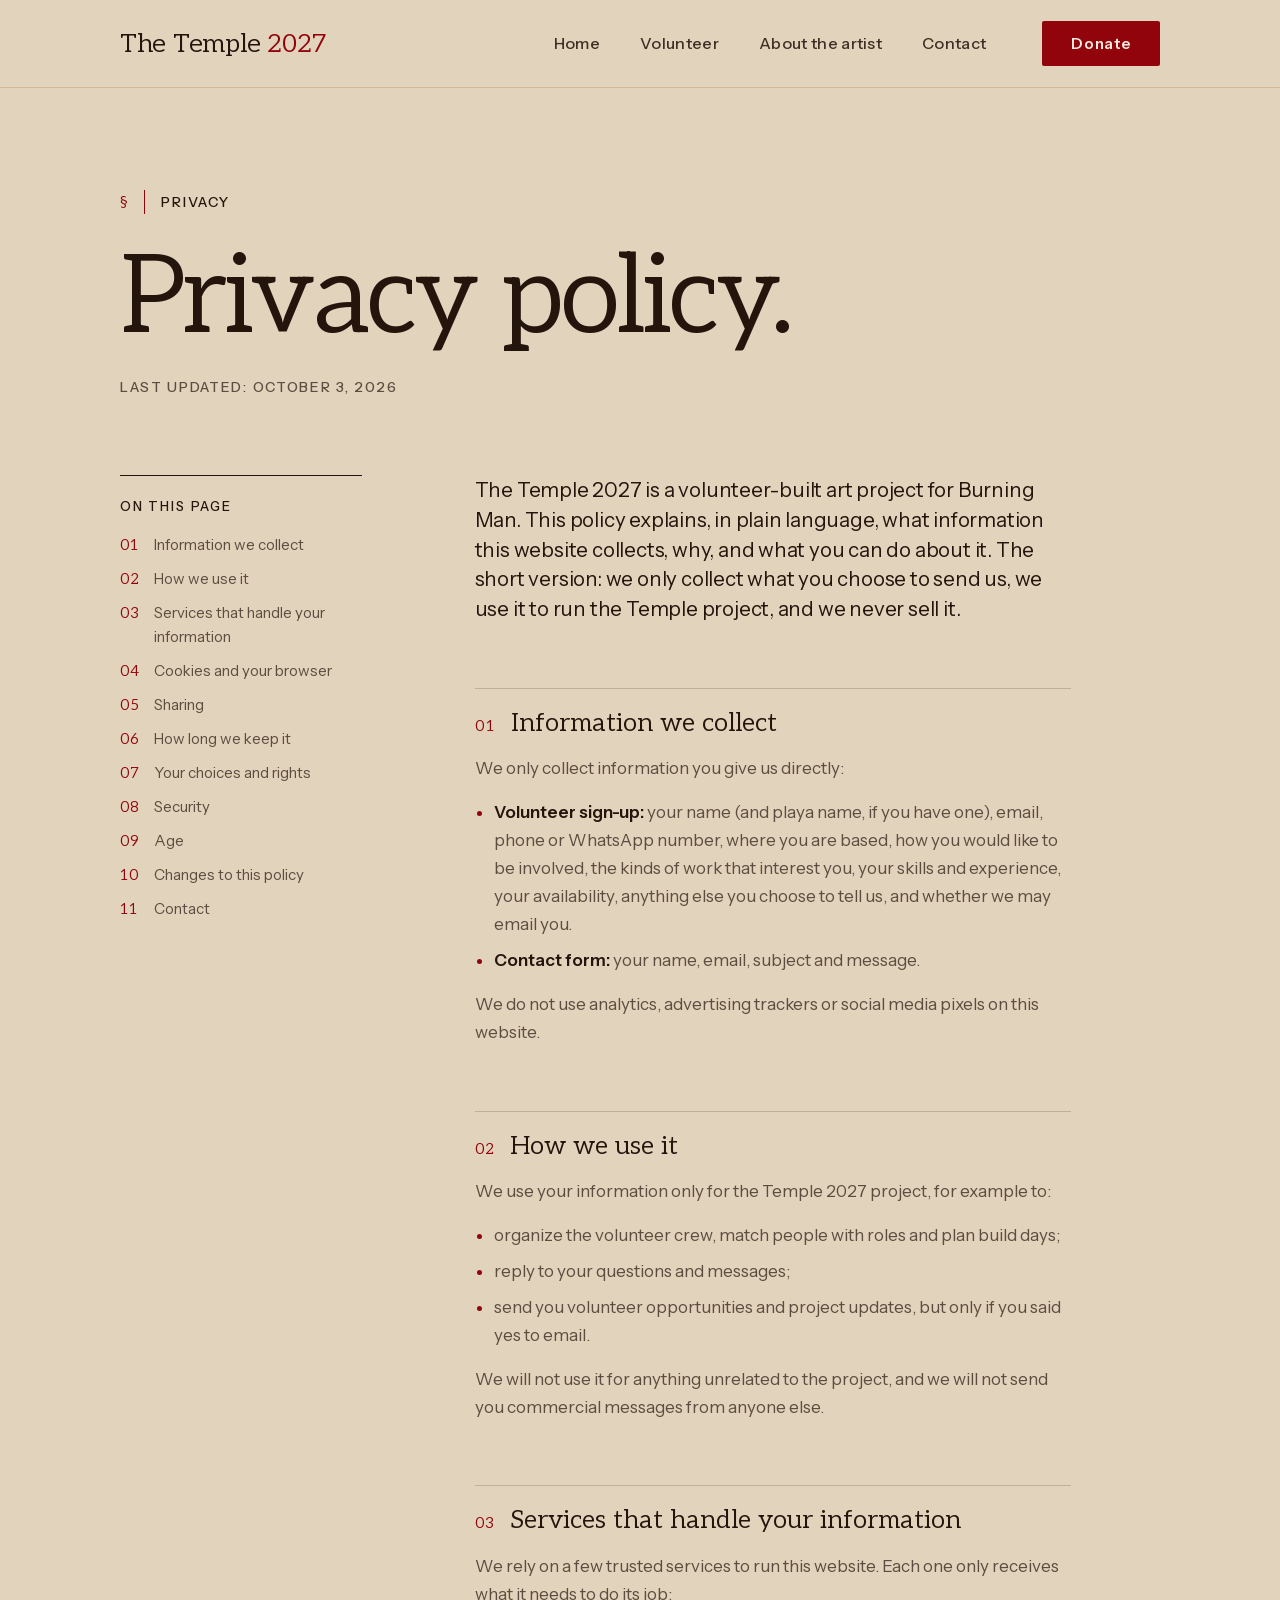
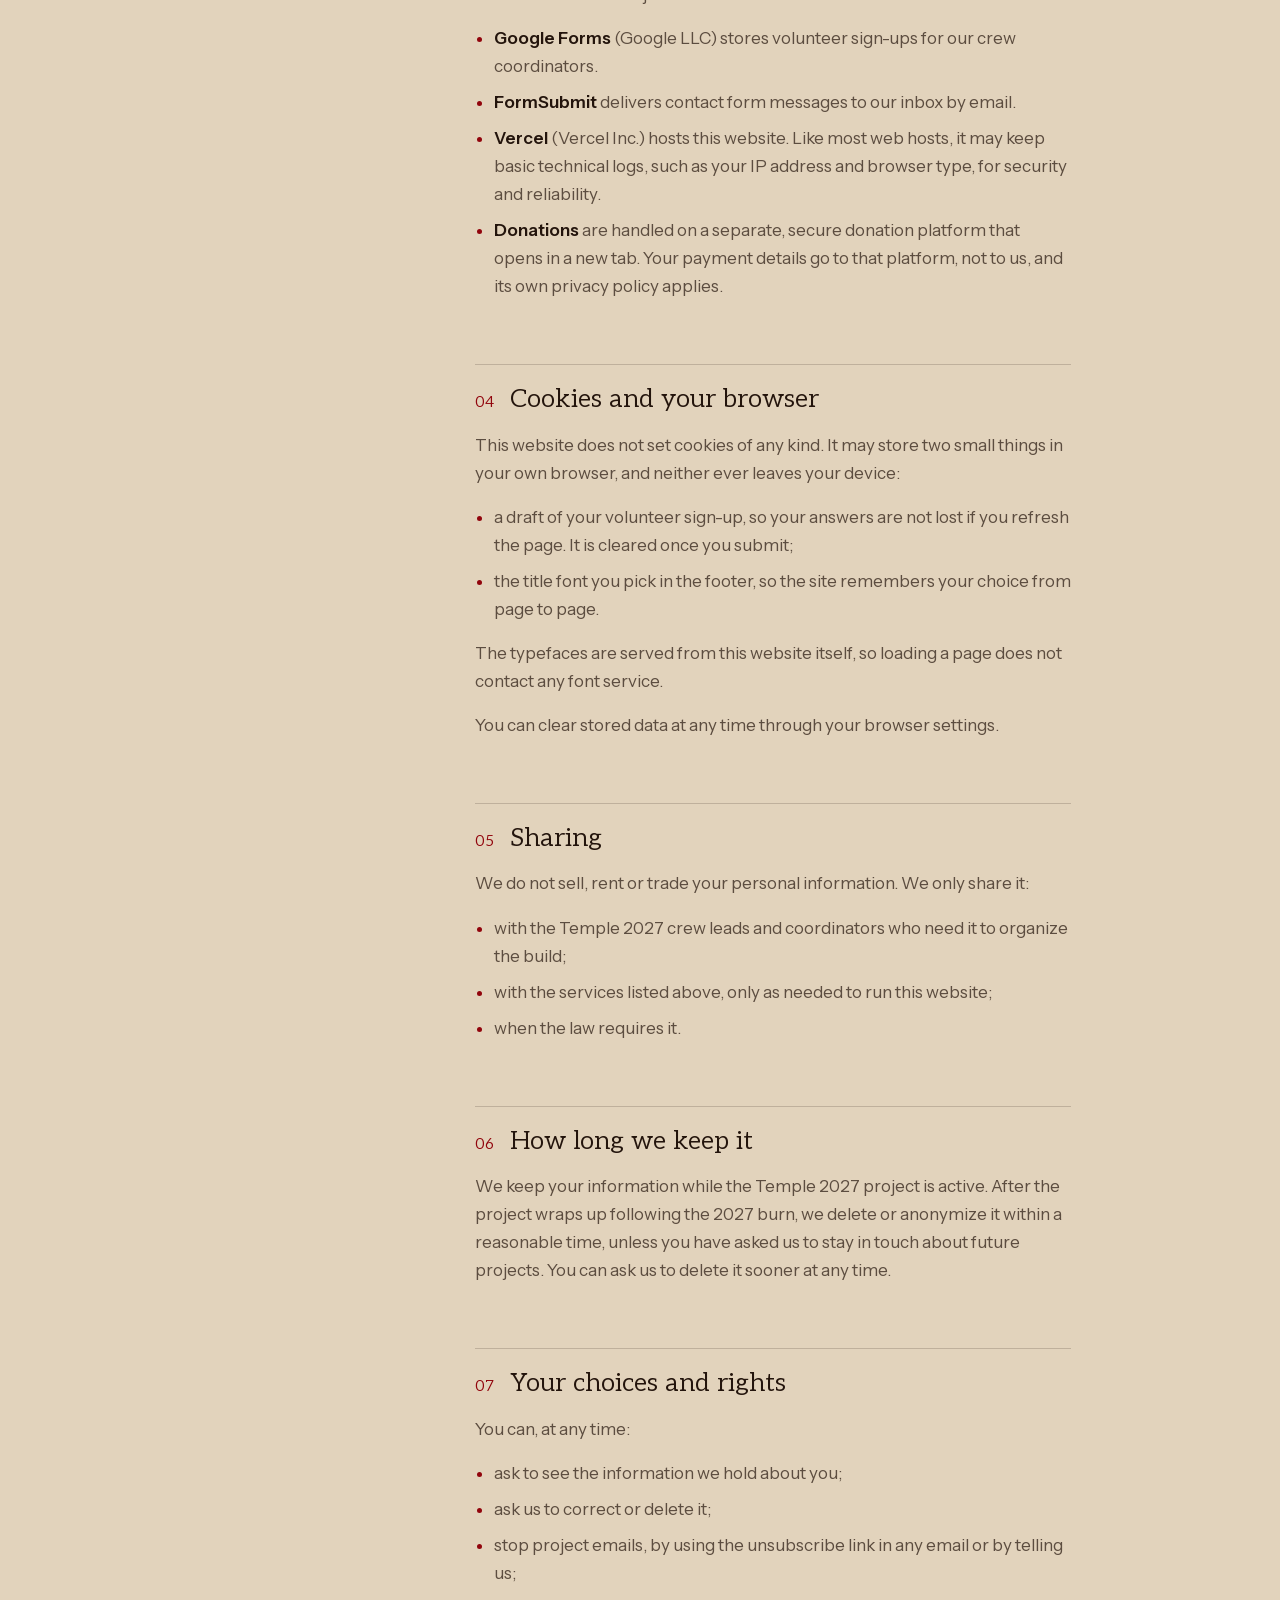
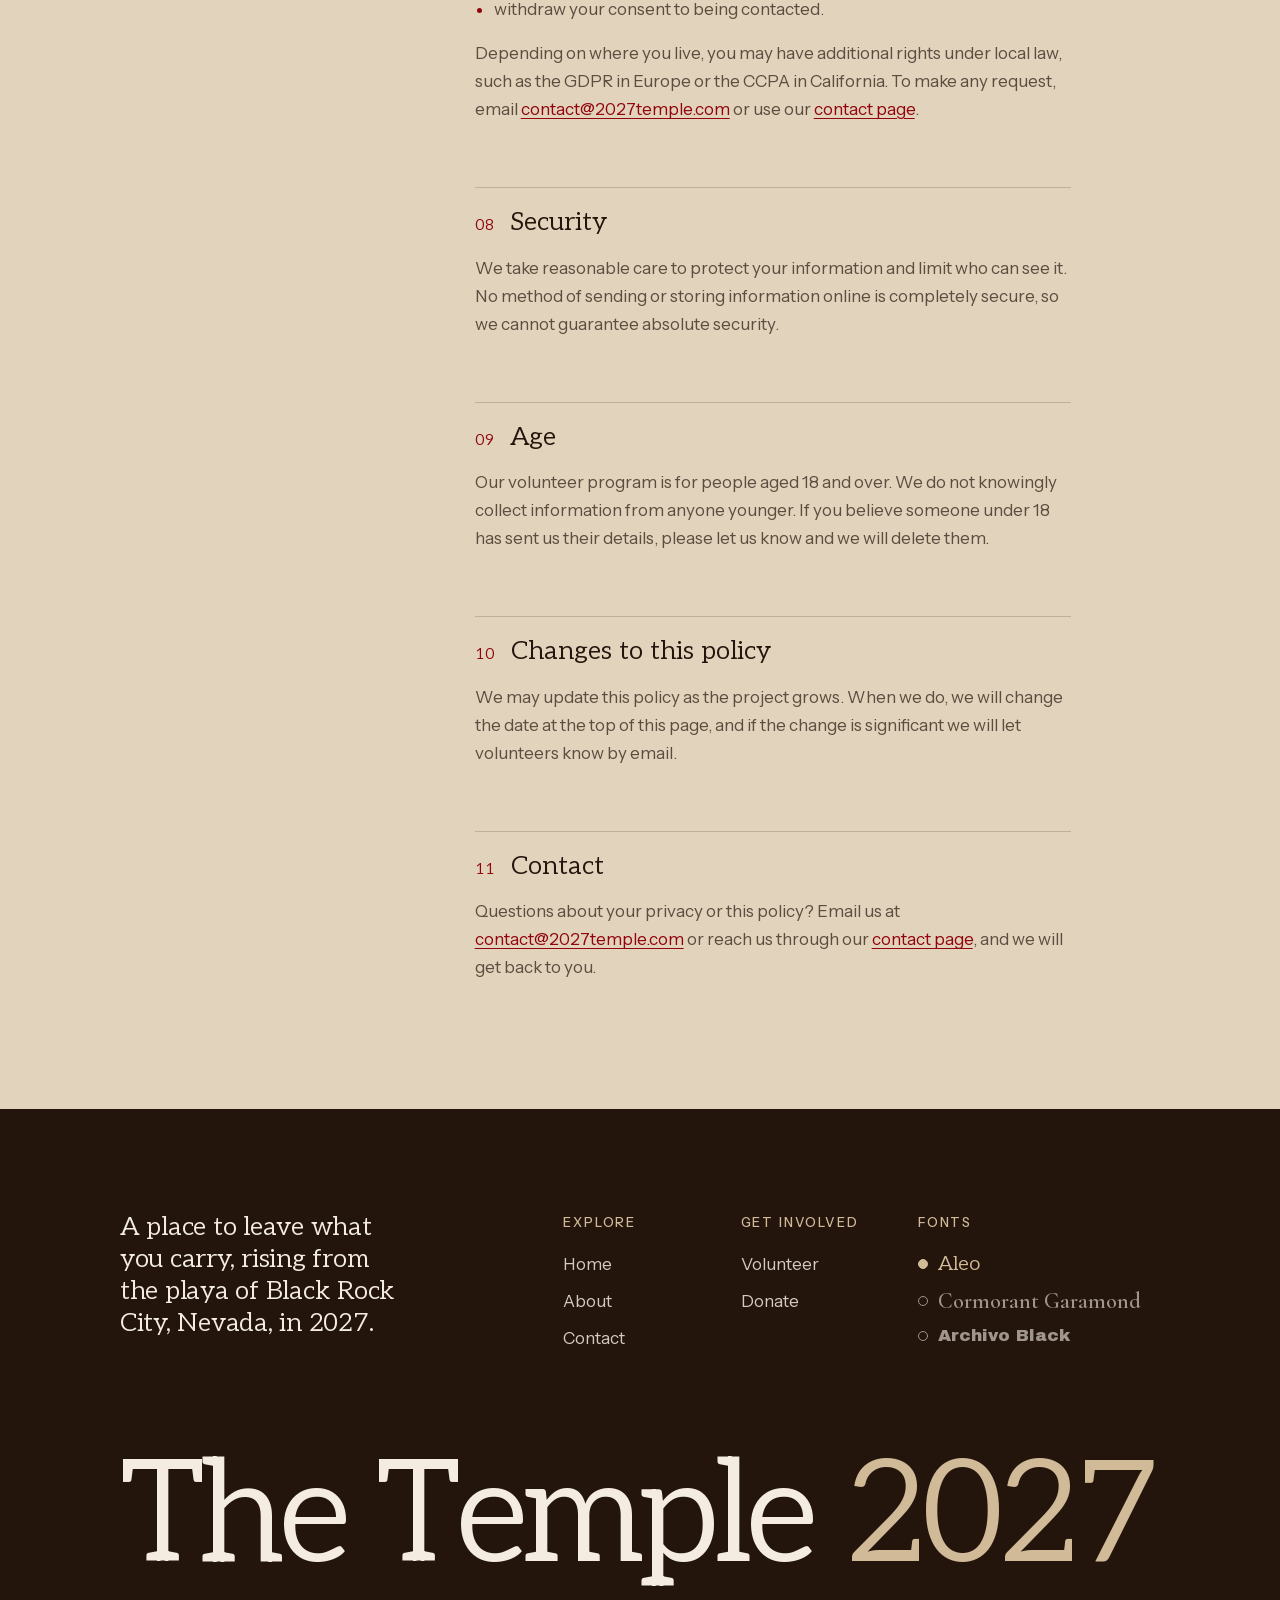
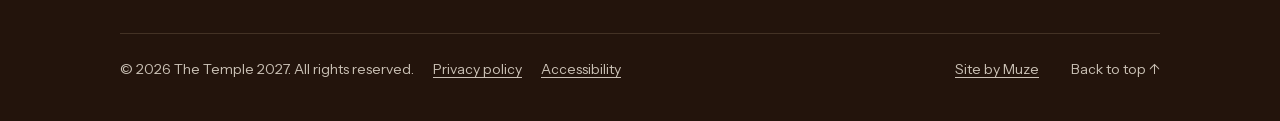
<file: privacy.html>
<!DOCTYPE html>
<html lang="en">
<head>
  <meta charset="UTF-8" />
  <meta name="viewport" content="width=device-width, initial-scale=1.0" />
  <title>Privacy policy | The Temple 2027</title>
  <meta name="description" content="How The Temple 2027 collects, uses and protects the information you share through this website." />
  <link rel="icon" type="image/png" sizes="32x32" href="img/favicon-32.png?v=3" />
  <link rel="icon" type="image/png" sizes="192x192" href="img/favicon-192.png?v=3" />
  <link rel="apple-touch-icon" href="img/apple-touch-icon.png?v=3" />
  <link rel="preload" href="fonts/aleo-latin.woff2" as="font" type="font/woff2" crossorigin />
  <link rel="preload" href="fonts/instrument-sans-latin.woff2" as="font" type="font/woff2" crossorigin />
  <link rel="stylesheet" href="css/styles.css?v=68" />
  <!-- enable scroll-reveal hidden state before paint (no flash; no-JS safe) -->
  <script>document.documentElement.classList.add('js-reveal');</script>
  <!-- title-font toggle: apply the saved title font before paint;
       a refresh resets it to Aleo -->
  <script>try{var nv=performance.getEntriesByType&&performance.getEntriesByType('navigation')[0];if(nv&&nv.type==='reload')localStorage.removeItem('temple-title-font');var tf=localStorage.getItem('temple-title-font');if(tf==='cormorant'||tf==='archivo')document.documentElement.setAttribute('data-font',tf)}catch(e){}</script>
</head>
<body>
  <a class="skip-link" href="#main">Skip to content</a>
  <div class="page" id="top">

    <!-- ================= Header ================= -->
    <header class="site-header" id="site-header">
      <div class="container">
        <a class="logo" href="index.html" aria-label="The Temple 2027, home">
          The Temple <span class="logo__year">2027</span>
        </a>

        <input type="checkbox" id="nav-check" aria-label="Menu" aria-controls="site-nav" />
        <label class="nav-toggle" for="nav-check" aria-hidden="true">
          <span></span><span></span><span></span>
        </label>

        <nav class="nav" id="site-nav" aria-label="Main">
          <a href="index.html">Home</a>
          <a href="volunteer.html">Volunteer</a>
          <a href="about.html">About the artist</a>
          <a href="contact.html">Contact</a>
          <a class="btn btn--red nav__cta" href="donate.html">Donate</a>
        </nav>

        <a class="btn btn--red header-cta" href="donate.html">Donate</a>
      </div>
    </header>

    <main id="main" tabindex="-1">
      <!-- ================= Intro ================= -->
      <section class="page-intro">
        <div class="container">
          <p class="index" data-reveal><span>&sect;</span> Privacy</p>
          <h1 class="display" data-reveal>Privacy policy.</h1>
          <p class="legal__updated" data-reveal>Last updated: October 3, 2026</p>
        </div>
      </section>

      <!-- ================= Policy ================= -->
      <!-- TODO before launch: add the admin contact email in section 11, and
           confirm the age requirement (section 9) and donation platform (section 3). -->
      <section class="legal">
        <div class="container legal__grid">
          <nav class="legal__toc" aria-label="On this page">
            <p class="legal__toc-title">On this page</p>
            <ol>
              <li><a href="#collect">Information we collect</a></li>
              <li><a href="#use">How we use it</a></li>
              <li><a href="#services">Services that handle your information</a></li>
              <li><a href="#browser">Cookies and your browser</a></li>
              <li><a href="#sharing">Sharing</a></li>
              <li><a href="#retention">How long we keep it</a></li>
              <li><a href="#rights">Your choices and rights</a></li>
              <li><a href="#security">Security</a></li>
              <li><a href="#age">Age</a></li>
              <li><a href="#changes">Changes to this policy</a></li>
              <li><a href="#contact">Contact</a></li>
            </ol>
          </nav>

          <div class="legal__body">
            <p class="lede-lg">
              The Temple 2027 is a volunteer-built art project for Burning Man. This
              policy explains, in plain language, what information this website
              collects, why, and what you can do about it. The short version: we
              only collect what you choose to send us, we use it to run the
              Temple project, and we never sell it.
            </p>

            <h2 id="collect"><span>01</span> Information we collect</h2>
            <p>We only collect information you give us directly:</p>
            <ul>
              <li><strong>Volunteer sign-up:</strong> your name (and playa name, if you have one), email, phone or WhatsApp number, where you are based, how you would like to be involved, the kinds of work that interest you, your skills and experience, your availability, anything else you choose to tell us, and whether we may email you.</li>
              <li><strong>Contact form:</strong> your name, email, subject and message.</li>
            </ul>
            <p>We do not use analytics, advertising trackers or social media pixels on this website.</p>

            <h2 id="use"><span>02</span> How we use it</h2>
            <p>We use your information only for the Temple 2027 project, for example to:</p>
            <ul>
              <li>organize the volunteer crew, match people with roles and plan build days;</li>
              <li>reply to your questions and messages;</li>
              <li>send you volunteer opportunities and project updates, but only if you said yes to email.</li>
            </ul>
            <p>We will not use it for anything unrelated to the project, and we will not send you commercial messages from anyone else.</p>

            <h2 id="services"><span>03</span> Services that handle your information</h2>
            <p>We rely on a few trusted services to run this website. Each one only receives what it needs to do its job:</p>
            <ul>
              <li><strong>Google Forms</strong> (Google LLC) stores volunteer sign-ups for our crew coordinators.</li>
              <li><strong>FormSubmit</strong> delivers contact form messages to our inbox by email.</li>
              <li><strong>Vercel</strong> (Vercel Inc.) hosts this website. Like most web hosts, it may keep basic technical logs, such as your IP address and browser type, for security and reliability.</li>
              <li><strong>Donations</strong> are handled on a separate, secure donation platform that opens in a new tab. Your payment details go to that platform, not to us, and its own privacy policy applies.</li>
            </ul>

            <h2 id="browser"><span>04</span> Cookies and your browser</h2>
            <p>This website does not set cookies of any kind. It may store two small things in your own browser, and neither ever leaves your device:</p>
            <ul>
              <li>a draft of your volunteer sign-up, so your answers are not lost if you refresh the page. It is cleared once you submit;</li>
              <li>the title font you pick in the footer, so the site remembers your choice from page to page.</li>
            </ul>
            <p>The typefaces are served from this website itself, so loading a page does not contact any font service.</p>
            <p>You can clear stored data at any time through your browser settings.</p>

            <h2 id="sharing"><span>05</span> Sharing</h2>
            <p>We do not sell, rent or trade your personal information. We only share it:</p>
            <ul>
              <li>with the Temple 2027 crew leads and coordinators who need it to organize the build;</li>
              <li>with the services listed above, only as needed to run this website;</li>
              <li>when the law requires it.</li>
            </ul>

            <h2 id="retention"><span>06</span> How long we keep it</h2>
            <p>We keep your information while the Temple 2027 project is active. After the project wraps up following the 2027 burn, we delete or anonymize it within a reasonable time, unless you have asked us to stay in touch about future projects. You can ask us to delete it sooner at any time.</p>

            <h2 id="rights"><span>07</span> Your choices and rights</h2>
            <p>You can, at any time:</p>
            <ul>
              <li>ask to see the information we hold about you;</li>
              <li>ask us to correct or delete it;</li>
              <li>stop project emails, by using the unsubscribe link in any email or by telling us;</li>
              <li>withdraw your consent to being contacted.</li>
            </ul>
            <p>Depending on where you live, you may have additional rights under local law, such as the GDPR in Europe or the CCPA in California. To make any request, email <a href="mailto:contact@2027temple.com">contact@2027temple.com</a> or use our <a href="contact.html">contact page</a>.</p>

            <h2 id="security"><span>08</span> Security</h2>
            <p>We take reasonable care to protect your information and limit who can see it. No method of sending or storing information online is completely secure, so we cannot guarantee absolute security.</p>

            <h2 id="age"><span>09</span> Age</h2>
            <p>Our volunteer program is for people aged 18 and over. We do not knowingly collect information from anyone younger. If you believe someone under 18 has sent us their details, please let us know and we will delete them.</p>

            <h2 id="changes"><span>10</span> Changes to this policy</h2>
            <p>We may update this policy as the project grows. When we do, we will change the date at the top of this page, and if the change is significant we will let volunteers know by email.</p>

            <h2 id="contact"><span>11</span> Contact</h2>
            <p>Questions about your privacy or this policy? Email us at <a href="mailto:contact@2027temple.com">contact@2027temple.com</a> or reach us through our <a href="contact.html">contact page</a>, and we will get back to you.</p>
          </div>
        </div>
      </section>
    </main>

    <!-- ================= Footer ================= -->
    <footer class="site-footer" data-header="dark">
      <div class="container">
        <div class="footer__top">
          <p class="footer__statement">
            A place to leave what you carry, rising from the playa of Black Rock
            City, Nevada, in&nbsp;2027.
          </p>

          <nav class="footer__col" aria-label="Explore">
            <p class="footer__heading">Explore</p>
            <a href="index.html">Home</a>
            <a href="about.html">About</a>
            <a href="contact.html">Contact</a>
          </nav>

          <nav class="footer__col" aria-label="Get involved">
            <p class="footer__heading">Get involved</p>
            <a href="volunteer.html">Volunteer</a>
            <a href="donate.html">Donate</a>
          </nav>

          <div class="footer__col footer__fonts" role="group" aria-label="Title font">
            <p class="footer__heading">Fonts</p>
            <button type="button" class="font-opt" data-font-opt="aleo" aria-pressed="true">Aleo</button>
            <button type="button" class="font-opt" data-font-opt="cormorant" aria-pressed="false">Cormorant Garamond</button>
            <button type="button" class="font-opt" data-font-opt="archivo" aria-pressed="false">Archivo Black</button>
          </div>

        </div>

        <p class="footer__mark" aria-hidden="true">The Temple <span>2027</span></p>

        <div class="footer__bottom">
          <p>&copy; 2026 The Temple 2027. All rights reserved. <a class="footer__legal" href="privacy.html">Privacy policy</a> <a class="footer__legal" href="accessibility.html">Accessibility</a></p>
          <div class="footer__links">
            <a class="footer__credit" href="https://muzedesign.com" target="_blank" rel="noopener">Site by Muze<span class="sr-only"> (opens in a new tab)</span></a>
            <a class="footer__top-link" href="#top">Back to top <span aria-hidden="true">&uarr;</span></a>
          </div>
        </div>
      </div>
    </footer>

  </div>

  <script src="js/main.js?v=62" defer></script>
</body>
</html>
</file>
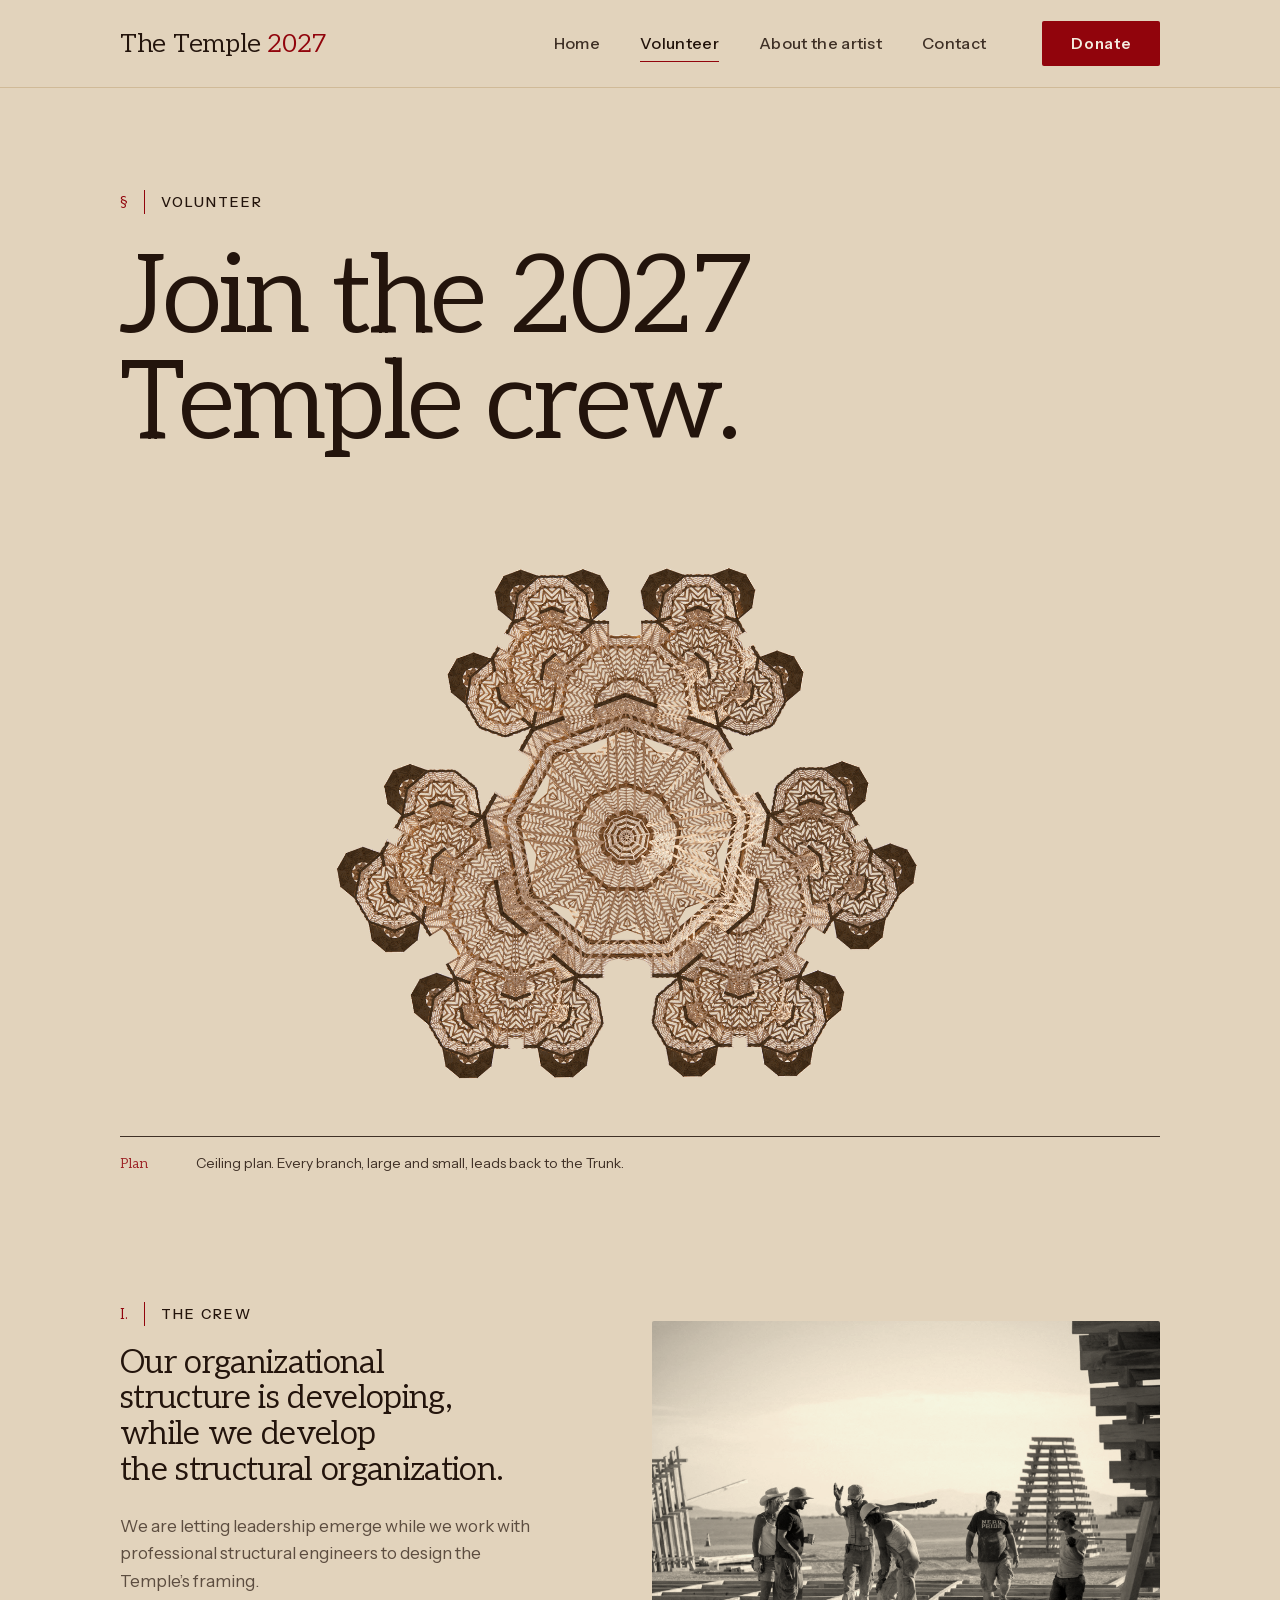
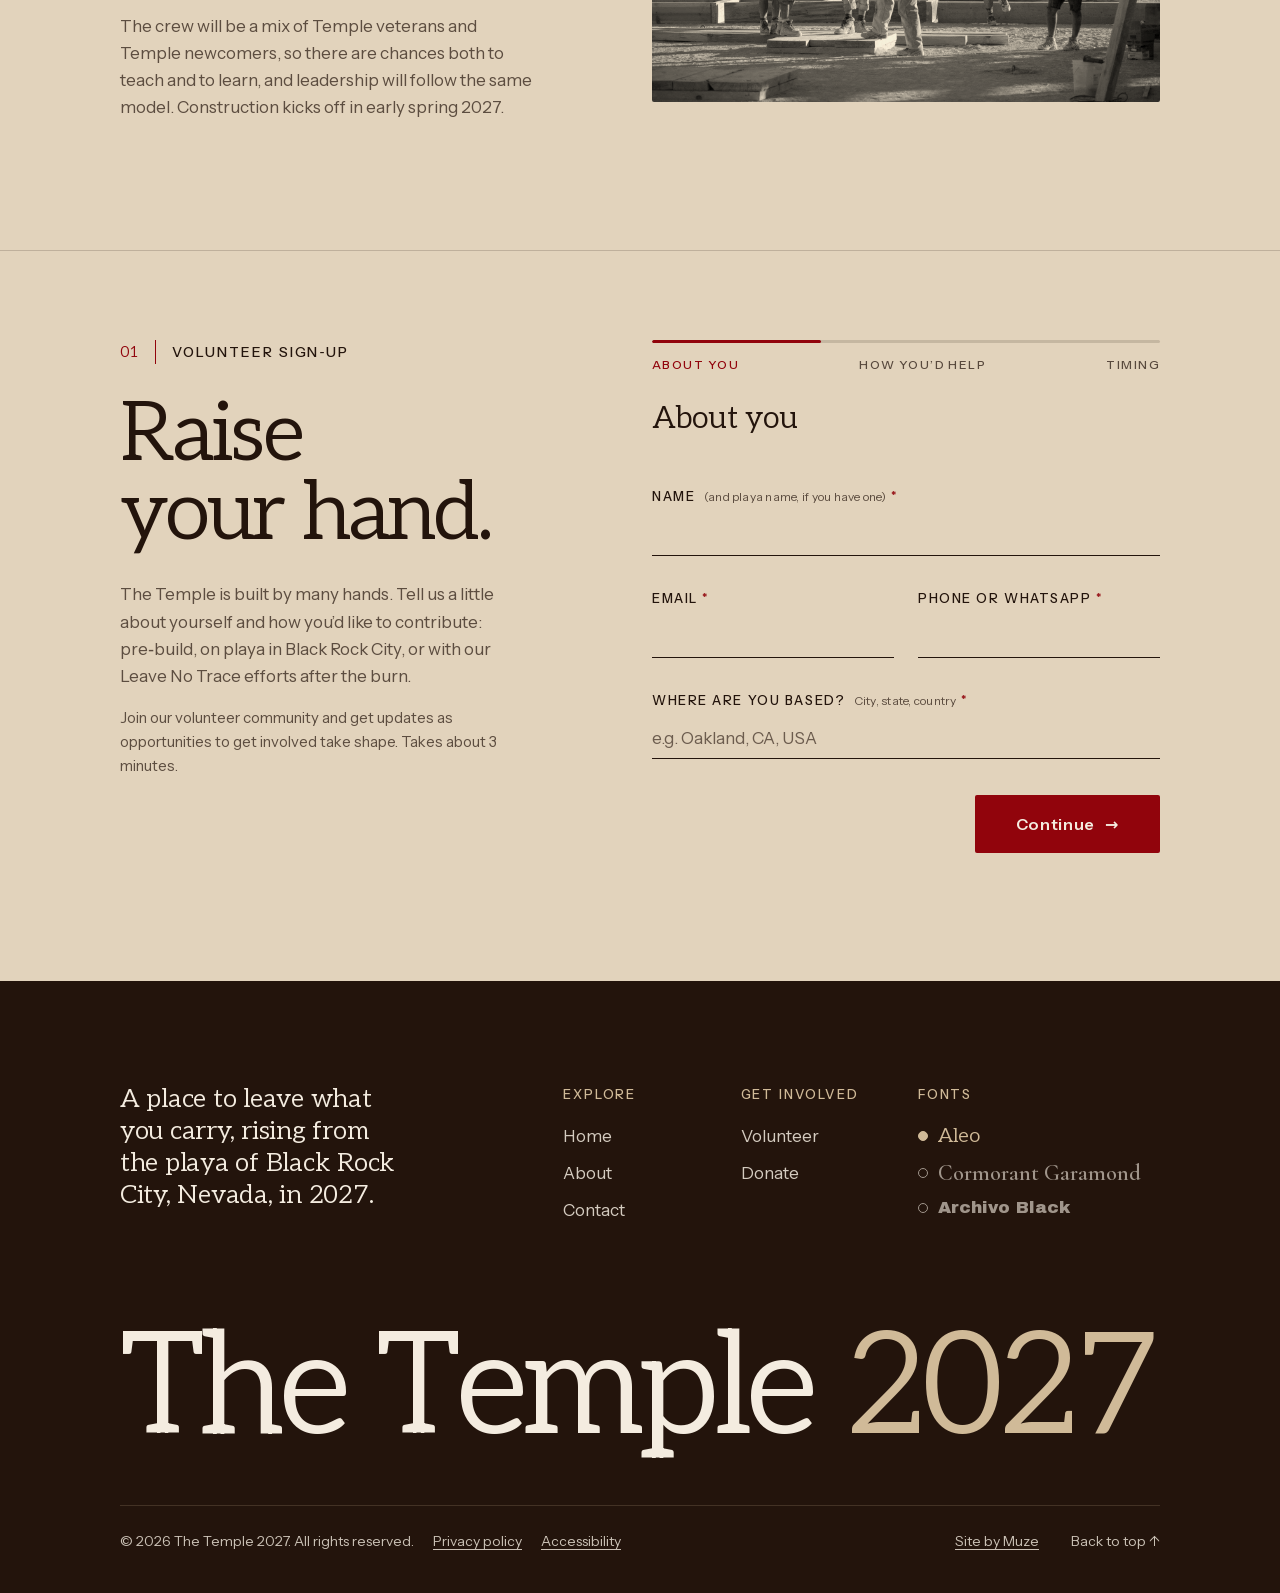
<file: volunteer.html>
<!DOCTYPE html>
<html lang="en">
<head>
  <meta charset="UTF-8" />
  <meta name="viewport" content="width=device-width, initial-scale=1.0" />
  <title>Volunteer | The Temple 2027</title>
  <meta name="description" content="Join the crew building The Temple 2027 at Burning Man. Veterans and first-timers welcome; construction begins in early spring 2027." />
  <link rel="icon" type="image/png" sizes="32x32" href="img/favicon-32.png?v=3" />
  <link rel="icon" type="image/png" sizes="192x192" href="img/favicon-192.png?v=3" />
  <link rel="apple-touch-icon" href="img/apple-touch-icon.png?v=3" />
  <link rel="preload" href="fonts/aleo-latin.woff2" as="font" type="font/woff2" crossorigin />
  <link rel="preload" href="fonts/instrument-sans-latin.woff2" as="font" type="font/woff2" crossorigin />
  <link rel="stylesheet" href="css/styles.css?v=68" />
  <!-- enable scroll-reveal hidden state before paint (no flash; no-JS safe) -->
  <script>document.documentElement.classList.add('js-reveal');</script>
  <!-- title-font toggle: apply the saved title font before paint;
       a refresh resets it to Aleo -->
  <script>try{var nv=performance.getEntriesByType&&performance.getEntriesByType('navigation')[0];if(nv&&nv.type==='reload')localStorage.removeItem('temple-title-font');var tf=localStorage.getItem('temple-title-font');if(tf==='cormorant'||tf==='archivo')document.documentElement.setAttribute('data-font',tf)}catch(e){}</script>
</head>
<body>
  <a class="skip-link" href="#main">Skip to content</a>
  <div class="page" id="top">

    <!-- ================= Header ================= -->
    <header class="site-header" id="site-header">
      <div class="container">
        <a class="logo" href="index.html" aria-label="The Temple 2027, home">
          The Temple <span class="logo__year">2027</span>
        </a>

        <input type="checkbox" id="nav-check" aria-label="Menu" aria-controls="site-nav" />
        <label class="nav-toggle" for="nav-check" aria-hidden="true">
          <span></span><span></span><span></span>
        </label>

        <nav class="nav" id="site-nav" aria-label="Main">
          <a href="index.html">Home</a>
          <a href="volunteer.html" aria-current="page">Volunteer</a>
          <a href="about.html">About the artist</a>
          <a href="contact.html">Contact</a>
          <a class="btn btn--red nav__cta" href="donate.html">Donate</a>
        </nav>

        <a class="btn btn--red header-cta" href="donate.html">Donate</a>
      </div>
    </header>

    <main id="main" tabindex="-1">
      <!-- ================= Intro ================= -->
      <section class="page-intro">
        <div class="container">
          <p class="index" data-reveal><span>&sect;</span> Volunteer</p>
          <h1 class="display" data-reveal>Join the 2027 Temple&nbsp;crew.</h1>
        </div>
      </section>

      <!-- ================= Ceiling plan ================= -->
      <section class="vol-plan">
        <div class="container">
          <figure class="plate" data-reveal>
            <img src="img/ceiling-plan.png" alt="Reflected ceiling plan of the Temple: a lattice of branching timber chambers radiating from the central Trunk" />
            <figcaption class="caption">
              <span class="caption__fig">Plan</span>
              <span>Ceiling plan. Every branch, large and small, leads back to the Trunk.</span>
            </figcaption>
          </figure>
        </div>
      </section>

      <!-- ================= The crew ================= -->
      <section class="section vol-crew">
        <div class="container vol-crew__grid">
          <div class="vol-crew__text" data-reveal>
            <p class="index index--small"><span>i.</span> The crew</p>
            <h2 class="title-lg">Our organizational structure is developing, while we develop the structural&nbsp;organization.</h2>
            <p>
              We are letting leadership emerge while we work with professional
              structural engineers to design the Temple&rsquo;s framing.
            </p>
            <p>
              The crew will be a mix of Temple veterans and Temple newcomers, so
              there are chances both to teach and to learn, and leadership will
              follow the same model. Construction kicks off in early spring 2027.
            </p>
          </div>

          <figure class="vol-crew__photo" data-reveal>
            <img src="img/volunteer-crew.jpg" alt="A Temple build crew in work boots and hard hats talking over timber frames on the playa at golden hour" loading="lazy" />
          </figure>
        </div>
      </section>

      <!-- ================= Volunteer form (posts to the Google Form) ================= -->
      <section class="section vol-form" id="volunteer-form">
        <div class="container vol-form__grid">
          <header class="vol-form__head" data-reveal>
            <p class="index"><span>01</span> Volunteer sign&#8209;up</p>
            <h2 class="display display--md">Raise your&nbsp;hand.</h2>
            <p class="vol-form__lede">
              The Temple is built by many hands. Tell us a little about yourself
              and how you&rsquo;d like to contribute: pre&#8209;build, on playa in
              Black Rock City, or with our Leave No Trace efforts after the burn.
            </p>
            <p class="vol-form__lede vol-form__lede--small">
              Join our volunteer community and get updates as opportunities to get
              involved take shape. Takes about 3 minutes.
            </p>
          </header>

          <!-- Answers go straight into the Google Form "Temple 2027 Volunteer Sign Up Form".
               Field names are the Google Form entry IDs; option values must match it exactly. -->
          <form class="form form--steps" id="volunteer-form-el" novalidate
                data-gform="https://docs.google.com/forms/d/e/1FAIpQLSeylcc2Efoz6P3_WhL6TNp1UwU1NiybV4-uEwmkctGrknkYSA/formResponse"
                data-draft-key="temple2027-volunteer"
                data-reveal>

            <!-- progress -->
            <div class="steps-progress" aria-hidden="true">
              <div class="steps-progress__bar"><span></span></div>
              <ol class="steps-progress__labels">
                <li class="is-current">About you</li>
                <li>How you&rsquo;d help</li>
                <li>Timing</li>
              </ol>
            </div>
            <p class="steps-count" aria-live="polite">Step 1 of 3</p>

            <!-- ---------- Step 1: About you ---------- -->
            <fieldset class="step is-active" data-step="1">
              <legend class="step__title">About you</legend>

              <div class="field">
                <label for="vf-name">Name <span class="field__opt">(and playa name, if you have one)</span> <span class="req" aria-hidden="true">*</span></label>
                <input id="vf-name" name="entry.1383750332" type="text" autocomplete="name" required />
                <p class="field__error" aria-live="polite"></p>
              </div>

              <div class="form__row">
                <div class="field">
                  <label for="vf-email">Email <span class="req" aria-hidden="true">*</span></label>
                  <input id="vf-email" name="emailAddress" type="email" autocomplete="email" inputmode="email" required />
                  <p class="field__error" aria-live="polite"></p>
                </div>
                <div class="field">
                  <label for="vf-phone">Phone or WhatsApp <span class="req" aria-hidden="true">*</span></label>
                  <input id="vf-phone" name="entry.251379149" type="tel" autocomplete="tel" inputmode="tel" required />
                  <p class="field__error" aria-live="polite"></p>
                </div>
              </div>

              <div class="field">
                <label for="vf-city">Where are you based? <span class="field__opt">City, state, country</span> <span class="req" aria-hidden="true">*</span></label>
                <input id="vf-city" name="entry.1074442644" type="text" autocomplete="address-level2" placeholder="e.g. Oakland, CA, USA" required />
                <p class="field__error" aria-live="polite"></p>
              </div>
            </fieldset>

            <!-- ---------- Step 2: How you'd help ---------- -->
            <fieldset class="step" data-step="2" hidden>
              <legend class="step__title">How you&rsquo;d help</legend>

              <fieldset class="field field--choices" data-required-group>
                <legend>How would you like to be involved? <span class="req" aria-hidden="true">*</span> <span class="field__opt">Pick any</span></legend>
                <div class="choices">
                  <label class="choice"><input type="checkbox" name="entry.1078505876" value="Communications, Marketing &amp; Digital Media" /><span>Communications, Marketing &amp; Digital Media</span></label>
                  <label class="choice"><input type="checkbox" name="entry.1078505876" value="Fundraising &amp; Partnerships" /><span>Fundraising &amp; Partnerships</span></label>
                  <label class="choice"><input type="checkbox" name="entry.1078505876" value="Pre-build" /><span>Pre-build</span></label>
                  <label class="choice"><input type="checkbox" name="entry.1078505876" value="On-playa build" /><span>On-playa build</span></label>
                  <label class="choice"><input type="checkbox" name="entry.1078505876" value="On-playa support" /><span>On-playa support</span></label>
                  <label class="choice"><input type="checkbox" name="entry.1078505876" value="Post-burn strike / cleanup / LNT crew" /><span>Post-burn strike / cleanup / LNT crew</span></label>
                </div>
                <p class="field__error" aria-live="polite"></p>
              </fieldset>

              <fieldset class="field field--choices" data-required-group>
                <legend>What kinds of work interest you? <span class="req" aria-hidden="true">*</span> <span class="field__opt">Pick any</span></legend>
                <div class="choices">
                  <label class="choice"><input type="checkbox" name="entry.1122245692" value="Carpentry &amp; Building (all experience levels welcomed &amp; encouraged)" /><span>Carpentry &amp; Building (all experience levels welcomed &amp; encouraged)</span></label>
                  <label class="choice"><input type="checkbox" name="entry.1122245692" value="Lighting &amp; Electrical" /><span>Lighting &amp; Electrical</span></label>
                  <label class="choice"><input type="checkbox" name="entry.1122245692" value="Power Systems" /><span>Power Systems</span></label>
                  <label class="choice"><input type="checkbox" name="entry.1122245692" value="Camp &amp; Crew Infrastructure (kitchen, water, shade, structures, etc.)" /><span>Camp &amp; Crew Infrastructure (kitchen, water, shade, structures, etc.)</span></label>
                  <label class="choice"><input type="checkbox" name="entry.1122245692" value="Photography, Video &amp; Documentation" /><span>Photography, Video &amp; Documentation</span></label>
                  <label class="choice"><input type="checkbox" name="entry.1122245692" value="Volunteer Coordination &amp; Community Support" /><span>Volunteer Coordination &amp; Community Support</span></label>
                  <label class="choice"><input type="checkbox" name="entry.1122245692" value="Leave No Trace" /><span>Leave No Trace</span></label>
                  <label class="choice"><input type="checkbox" name="entry.1122245692" value="Engineering &amp; Architecture" /><span>Engineering &amp; Architecture</span></label>
                  <label class="choice"><input type="checkbox" name="entry.1122245692" value="Project Management &amp; Organization" /><span>Project Management &amp; Organization</span></label>
                  <label class="choice"><input type="checkbox" name="entry.1122245692" value="Website &amp; Digital" /><span>Website &amp; Digital</span></label>
                  <label class="choice"><input type="checkbox" name="entry.1122245692" value="Other / I’m happy to help wherever I’m needed" /><span>Other / I’m happy to help wherever I’m needed</span></label>
                </div>
                <p class="field__error" aria-live="polite"></p>
              </fieldset>

              <div class="field">
                <label for="vf-skills">What experience, skills or resources would you like to bring? <span class="req" aria-hidden="true">*</span></label>
                <p class="field__hint" id="vf-skills-hint">Every kind of contribution counts. You can also tell us if there&rsquo;s something you&rsquo;d like to learn.</p>
                <textarea id="vf-skills" name="entry.518193885" rows="4" aria-describedby="vf-skills-hint" required></textarea>
                <p class="field__error" aria-live="polite"></p>
              </div>
            </fieldset>

            <!-- ---------- Step 3: Timing ---------- -->
            <fieldset class="step" data-step="3" hidden>
              <legend class="step__title">Timing</legend>

              <fieldset class="field field--choices" data-required-group>
                <legend>When might you be available? <span class="req" aria-hidden="true">*</span> <span class="field__opt">Pick any</span></legend>
                <div class="choices">
                  <label class="choice"><input type="checkbox" name="entry.1566156256" value="Before the Burn, remotely" /><span>Before the Burn, remotely</span></label>
                  <label class="choice"><input type="checkbox" name="entry.1566156256" value="Before the Burn, in the Bay Area" /><span>Before the Burn, in the Bay Area</span></label>
                  <label class="choice"><input type="checkbox" name="entry.1566156256" value="During on-playa build" /><span>During on-playa build</span></label>
                  <label class="choice"><input type="checkbox" name="entry.1566156256" value="During Burn week" /><span>During Burn week</span></label>
                  <label class="choice"><input type="checkbox" name="entry.1566156256" value="During strike and cleanup" /><span>During strike and cleanup</span></label>
                  <label class="choice"><input type="checkbox" name="entry.1566156256" value="I&#x27;m not sure yet" /><span>I&#x27;m not sure yet</span></label>
                </div>
                <p class="field__error" aria-live="polite"></p>
              </fieldset>

              <div class="field">
                <label for="vf-more">Anything else you&rsquo;d like us to know? <span class="field__opt">Optional</span></label>
                <textarea id="vf-more" name="entry.53104438" rows="3"></textarea>
              </div>

              <fieldset class="field field--choices" data-required-group>
                <legend>May we email you about volunteer opportunities and project updates? <span class="req" aria-hidden="true">*</span></legend>
                <div class="choices choices--toggle">
                  <label class="choice"><input type="radio" name="entry.79605829" value="Yes" /><span>Yes</span></label>
                  <label class="choice"><input type="radio" name="entry.79605829" value="No" /><span>No</span></label>
                </div>
                <p class="field__error" aria-live="polite"></p>
              </fieldset>
            </fieldset>

            <!-- navigation -->
            <div class="steps-nav">
              <button type="button" class="btn btn--ghost-dark steps-nav__back" hidden>
                <span aria-hidden="true">&larr;</span> Back
              </button>
              <button type="button" class="btn btn--red steps-nav__next">
                Continue <span aria-hidden="true">&rarr;</span>
              </button>
              <button type="submit" class="btn btn--red steps-nav__submit form__submit" hidden>Join the crew</button>
            </div>

            <p class="form__status" role="status" aria-live="polite"></p>
          </form>

          <!-- shown in place of the form after a successful sign-up -->
          <div class="form-done" id="volunteer-done" hidden tabindex="-1">
            <p class="index"><span>&#10003;</span> You&rsquo;re in</p>
            <h3 class="form-done__title">Thank you for raising your&nbsp;hand.</h3>
            <p class="form-done__text">
              Your sign&#8209;up is in. We&rsquo;ll reach out as volunteer
              opportunities take shape, with the construction kick&#8209;off planned
              for early spring 2027.
            </p>
          </div>
        </div>
      </section>
    </main>

    <!-- ================= Footer ================= -->
    <footer class="site-footer" data-header="dark">
      <div class="container">
        <div class="footer__top">
          <p class="footer__statement">
            A place to leave what you carry, rising from the playa of Black Rock
            City, Nevada, in&nbsp;2027.
          </p>

          <nav class="footer__col" aria-label="Explore">
            <p class="footer__heading">Explore</p>
            <a href="index.html">Home</a>
            <a href="about.html">About</a>
            <a href="contact.html">Contact</a>
          </nav>

          <nav class="footer__col" aria-label="Get involved">
            <p class="footer__heading">Get involved</p>
            <a href="volunteer.html">Volunteer</a>
            <a href="donate.html">Donate</a>
          </nav>

          <div class="footer__col footer__fonts" role="group" aria-label="Title font">
            <p class="footer__heading">Fonts</p>
            <button type="button" class="font-opt" data-font-opt="aleo" aria-pressed="true">Aleo</button>
            <button type="button" class="font-opt" data-font-opt="cormorant" aria-pressed="false">Cormorant Garamond</button>
            <button type="button" class="font-opt" data-font-opt="archivo" aria-pressed="false">Archivo Black</button>
          </div>

        </div>

        <p class="footer__mark" aria-hidden="true">The Temple <span>2027</span></p>

        <div class="footer__bottom">
          <p>&copy; 2026 The Temple 2027. All rights reserved. <a class="footer__legal" href="privacy.html">Privacy policy</a> <a class="footer__legal" href="accessibility.html">Accessibility</a></p>
          <div class="footer__links">
            <a class="footer__credit" href="https://muzedesign.com" target="_blank" rel="noopener">Site by Muze<span class="sr-only"> (opens in a new tab)</span></a>
            <a class="footer__top-link" href="#top">Back to top <span aria-hidden="true">&uarr;</span></a>
          </div>
        </div>
      </div>
    </footer>

  </div>

  <script src="js/main.js?v=62" defer></script>
</body>
</html>
</file>
<file: css/styles.css>
/* ============================================================
   The Temple 2027 — shared stylesheet
   ============================================================ */

/* ---------- Fonts (self-hosted, no calls to Google) ---------- */
/* Instrument Sans is variable: one file covers weights 400 to 600 */
@font-face {
  font-family: "Instrument Sans";
  font-style: normal;
  font-weight: 400 600;
  font-display: swap;
  src: url("../fonts/instrument-sans-latin-ext.woff2") format("woff2");
  unicode-range: U+0100-02BA, U+02BD-02C5, U+02C7-02CC, U+02CE-02D7, U+02DD-02FF, U+0304, U+0308, U+0329, U+1D00-1DBF, U+1E00-1E9F, U+1EF2-1EFF, U+2020, U+20A0-20AB, U+20AD-20C0, U+2113, U+2C60-2C7F, U+A720-A7FF;
}
@font-face {
  font-family: "Instrument Sans";
  font-style: normal;
  font-weight: 400 600;
  font-display: swap;
  src: url("../fonts/instrument-sans-latin.woff2") format("woff2");
  unicode-range: U+0000-00FF, U+0131, U+0152-0153, U+02BB-02BC, U+02C6, U+02DA, U+02DC, U+0304, U+0308, U+0329, U+2000-206F, U+20AC, U+2122, U+2191, U+2193, U+2212, U+2215, U+FEFF, U+FFFD;
}
/* Aleo is variable: one file covers every weight (titles use 370) */
@font-face {
  font-family: "Aleo";
  font-style: normal;
  font-weight: 100 900;
  font-display: swap;
  src: url("../fonts/aleo-latin-ext.woff2") format("woff2");
  unicode-range: U+0100-02BA, U+02BD-02C5, U+02C7-02CC, U+02CE-02D7, U+02DD-02FF, U+0304, U+0308, U+0329, U+1D00-1DBF, U+1E00-1E9F, U+1EF2-1EFF, U+2020, U+20A0-20AB, U+20AD-20C0, U+2113, U+2C60-2C7F, U+A720-A7FF;
}
@font-face {
  font-family: "Aleo";
  font-style: normal;
  font-weight: 100 900;
  font-display: swap;
  src: url("../fonts/aleo-latin.woff2") format("woff2");
  unicode-range: U+0000-00FF, U+0131, U+0152-0153, U+02BB-02BC, U+02C6, U+02DA, U+02DC, U+0304, U+0308, U+0329, U+2000-206F, U+20AC, U+2122, U+2191, U+2193, U+2212, U+2215, U+FEFF, U+FFFD;
}
/* title-font options from the footer toggle */
@font-face {
  font-family: "Cormorant Garamond";
  font-style: normal;
  font-weight: 600;
  font-display: swap;
  src: url("../fonts/cormorant-garamond-600-latin-ext.woff2") format("woff2");
  unicode-range: U+0100-02BA, U+02BD-02C5, U+02C7-02CC, U+02CE-02D7, U+02DD-02FF, U+0304, U+0308, U+0329, U+1D00-1DBF, U+1E00-1E9F, U+1EF2-1EFF, U+2020, U+20A0-20AB, U+20AD-20C0, U+2113, U+2C60-2C7F, U+A720-A7FF;
}
@font-face {
  font-family: "Cormorant Garamond";
  font-style: normal;
  font-weight: 600;
  font-display: swap;
  src: url("../fonts/cormorant-garamond-600-latin.woff2") format("woff2");
  unicode-range: U+0000-00FF, U+0131, U+0152-0153, U+02BB-02BC, U+02C6, U+02DA, U+02DC, U+0304, U+0308, U+0329, U+2000-206F, U+20AC, U+2122, U+2191, U+2193, U+2212, U+2215, U+FEFF, U+FFFD;
}
@font-face {
  font-family: "Archivo Black";
  font-style: normal;
  font-weight: 400;
  font-display: swap;
  src: url("../fonts/archivo-black-latin-ext.woff2") format("woff2");
  unicode-range: U+0100-02BA, U+02BD-02C5, U+02C7-02CC, U+02CE-02D7, U+02DD-02FF, U+0304, U+0308, U+0329, U+1D00-1DBF, U+1E00-1E9F, U+1EF2-1EFF, U+2020, U+20A0-20AB, U+20AD-20C0, U+2113, U+2C60-2C7F, U+A720-A7FF;
}
@font-face {
  font-family: "Archivo Black";
  font-style: normal;
  font-weight: 400;
  font-display: swap;
  src: url("../fonts/archivo-black-latin.woff2") format("woff2");
  unicode-range: U+0000-00FF, U+0131, U+0152-0153, U+02BB-02BC, U+02C6, U+02DA, U+02DC, U+0304, U+0308, U+0329, U+2000-206F, U+20AC, U+2122, U+2191, U+2193, U+2212, U+2215, U+FEFF, U+FFFD;
}

/* ---------- Design tokens ---------- */
:root {
  --khaki: #d0ba98;
  --khaki-light: #e2d3bc;
  --licorice: #23140c;
  --red: #91040c;
  --red-hover: #a8101a;
  --cream: #f4ece0;
  --ink-70: rgba(35, 20, 12, 0.7);
  --cream-80: rgba(244, 236, 224, 0.8);
  --cream-20: rgba(244, 236, 224, 0.2);

  --page-max: none;      /* backgrounds run full-bleed; .container caps content */
  --maxw: 1680px;
  --pad: 120px;          /* desktop side padding */
  --header-h: 88px;
  --radius: 2px;

  --font-sans: "Instrument Sans", system-ui, -apple-system, sans-serif;
  --font-serif: "Aleo", Georgia, serif;
  --serif-weight: 370;
}

/* title font options (footer toggle): Aleo is the default */
:root[data-font="cormorant"] {
  --font-serif: "Cormorant Garamond", Georgia, serif;
  --serif-weight: 600;
}
/* Archivo Black: a heavy grotesque; single weight */
:root[data-font="archivo"] {
  --font-serif: "Archivo Black", "Arial Black", sans-serif;
  --serif-weight: 400;
}
/* Archivo Black runs ~25% wider than the serifs: scale the big titles down
   so long lines like "Temple crew." still fit on a phone */
:root[data-font="archivo"] .display {
  font-size: clamp(42px, 7vw, 144px);
}
:root[data-font="archivo"] .display--md {
  font-size: clamp(36px, 5.2vw, 104px);
}
:root[data-font="archivo"] .hero__title {
  font-size: clamp(36px, 4.4vw, 86px);
}
:root[data-font="archivo"] .experiment__quote {
  font-size: clamp(32px, 4.6vw, 92px);
}
:root[data-font="archivo"] .title-lg {
  font-size: clamp(24px, 2.1vw, 40px);
}
/* last-resort safety for any font: a title may break a long word rather
   than push the page sideways on a narrow screen */
h1, h2, h3, .display, .title-lg {
  overflow-wrap: break-word;
}

/* ---------- Reset ---------- */
*,
*::before,
*::after {
  box-sizing: border-box;
}

html {
  scroll-behavior: smooth;
  /* keep anchored / focused content clear of the fixed header */
  scroll-padding-top: 96px;
}

/* ---------- Accessibility helpers ---------- */
.sr-only {
  position: absolute;
  width: 1px;
  height: 1px;
  padding: 0;
  margin: -1px;
  overflow: hidden;
  clip: rect(0 0 0 0);
  white-space: nowrap;
  border: 0;
}
/* "Skip to content": hidden until a keyboard user tabs to it */
.skip-link {
  position: fixed;
  z-index: 100;
  top: 12px;
  left: 12px;
  padding: 12px 18px;
  font-family: var(--font-sans);
  font-size: 15px;
  font-weight: 600;
  color: var(--cream);
  background: var(--licorice);
  border-radius: var(--radius);
  outline: 2px solid var(--khaki);
  outline-offset: 2px;
  transform: translateY(-160%);
  transition: transform 0.2s ease;
}
.skip-link:focus {
  transform: none;
}
main:focus {
  outline: none;
}

body {
  margin: 0;
  background: var(--licorice);
  color: var(--licorice);
  font-family: var(--font-sans);
  font-size: 16px;
  line-height: 1.6;
  -webkit-font-smoothing: antialiased;
  text-rendering: optimizeLegibility;
}

img {
  display: block;
  max-width: 100%;
}

a {
  color: inherit;
  text-decoration: none;
}

p {
  margin: 0;
}

/* ---------- Layout helpers ---------- */
/* page backgrounds are full-width; content width is capped by .container */
.page {
  max-width: var(--page-max);
  margin-inline: auto;
  background: var(--khaki-light);
  min-height: 100vh;
}

.container {
  width: 100%;
  max-width: calc(var(--maxw) + var(--pad) * 2);
  margin-inline: auto;
  padding-inline: var(--pad);
}

.section {
  padding-block: 96px;
}

.eyebrow {
  font-family: var(--font-sans);
  font-weight: 500;
  font-size: 14px;
  letter-spacing: 0.14em;
  text-transform: uppercase;
  margin: 0;
}

/* ---------- Buttons ---------- */
.btn {
  display: inline-flex;
  align-items: center;
  justify-content: center;
  font-family: var(--font-sans);
  font-weight: 600;
  font-size: 15px;
  letter-spacing: 0.04em;
  line-height: 1;
  padding: 16px 30px;
  border-radius: var(--radius);
  border: 1px solid transparent;
  cursor: pointer;
  transition: background-color 0.18s ease, color 0.18s ease,
    border-color 0.18s ease, transform 0.18s ease;
  white-space: nowrap;
}
.btn:hover {
  transform: translateY(-1px);
}
.btn:focus-visible,
.nav a:focus-visible,
.logo:focus-visible,
a:focus-visible,
button:focus-visible {
  outline: 2px solid var(--licorice);
  outline-offset: 3px;
}
/* on dark areas the ring turns khaki so it stays visible */
.hero :focus-visible,
.site-footer :focus-visible,
.cta-card--dark :focus-visible,
.daynight[data-mode="night"] :focus-visible,
.site-header:not(.is-light) :focus-visible {
  outline-color: var(--khaki);
}
.cta-card--red :focus-visible {
  outline-color: #fff;
}

.btn--red {
  background: var(--red);
  color: var(--cream);
}
.btn--red:hover {
  background: var(--red-hover);
}

.btn--ghost {
  background: transparent;
  color: var(--cream);
  border-color: var(--cream-80);
}
.btn--ghost:hover {
  background: var(--cream);
  color: var(--licorice);
  border-color: var(--cream);
}

/* ============================================================
   Header — transparent over the hero, solid licorice once scrolled
   ============================================================ */
.site-header {
  position: fixed;
  top: 0;
  left: 0;
  right: 0;
  max-width: var(--page-max);
  margin-inline: auto;
  z-index: 50;
  height: var(--header-h);
  color: var(--cream);
  background: transparent;
  border-bottom: 1px solid transparent;
  transition: background-color 0.3s ease, border-color 0.3s ease,
    color 0.3s ease, height 0.3s ease;
}
.site-header.is-scrolled {
  --header-h: 72px;
  background: var(--licorice);
  border-bottom-color: rgba(208, 186, 152, 0.12);
}

/* past the hero: light khaki bar with a darker khaki rule, dark type */
.site-header.is-light:not(.menu-open) {
  background: var(--khaki-light);
  border-bottom-color: var(--khaki);
  color: var(--licorice);
}
.site-header.is-light:not(.menu-open) .logo {
  color: var(--licorice);
}
.site-header.is-light:not(.menu-open) .logo__year {
  color: var(--red);
}
.site-header.is-light:not(.menu-open) .nav-toggle span {
  background: var(--licorice);
}
.site-header.is-light .btn:focus-visible,
.site-header.is-light .nav a:focus-visible,
.site-header.is-light .logo:focus-visible {
  outline-color: var(--red);
}
/* desktop links only; the mobile overlay stays dark with cream links */
@media (min-width: 901px) {
  .site-header.is-light .nav a:not(.nav__cta) {
    color: var(--licorice);
  }
  .site-header.is-light .nav a:not(.nav__cta)::after {
    background: var(--red);
  }
}

.site-header .container {
  height: 100%;
  display: flex;
  align-items: center;
  justify-content: space-between;
  gap: 24px;
}

.logo {
  font-family: var(--font-serif);
  font-weight: var(--serif-weight);
  font-size: 26px;
  line-height: 1;
  letter-spacing: -0.01em;
  color: var(--cream);
  white-space: nowrap;
}
.logo__year {
  color: var(--khaki);
}

.nav {
  display: flex;
  align-items: center;
  gap: 8px;
  margin-left: auto;
}

.nav a {
  position: relative;
  padding: 8px 16px;
  font-size: 16px;
  font-weight: 500;
  letter-spacing: 0.02em;
  white-space: nowrap;
  color: var(--cream);
  opacity: 0.85;
  transition: opacity 0.15s ease;
}
.nav a:hover,
.nav a[aria-current="page"] {
  opacity: 1;
}
/* small khaki underline marks the current page */
.nav a:not(.nav__cta)::after {
  content: "";
  position: absolute;
  left: 16px;
  right: 16px;
  bottom: 2px;
  height: 1px;
  background: var(--khaki);
  transform: scaleX(0);
  transform-origin: left;
  transition: transform 0.25s ease;
}
.nav a:hover::after,
.nav a[aria-current="page"]::after {
  transform: scaleX(1);
}

.header-cta {
  margin-left: 16px;
  padding: 14px 28px;
}

/* CTA shown only inside the mobile overlay */
.nav__cta {
  display: none;
}

/* mobile nav toggle (hidden on desktop) */
.nav-toggle {
  display: none;
  flex-direction: column;
  justify-content: center;
  gap: 5px;
  width: 44px;
  height: 44px;
  background: transparent;
  border: 0;
  cursor: pointer;
  padding: 10px;
}
.nav-toggle span {
  display: block;
  height: 2px;
  width: 100%;
  background: var(--cream);
  border-radius: 2px;
  transition: transform 0.2s ease, opacity 0.2s ease;
}
#nav-check {
  display: none;
}
@media (max-width: 900px) {
  /* visually hidden but focusable, so keyboards can open the menu */
  #nav-check {
    display: block;
    position: absolute;
    width: 1px;
    height: 1px;
    margin: 0;
    opacity: 0;
    pointer-events: none;
  }
  #nav-check:focus-visible ~ .nav-toggle {
    outline: 2px solid var(--khaki);
    outline-offset: 2px;
    border-radius: 4px;
  }
  .site-header.is-light:not(.menu-open) #nav-check:focus-visible ~ .nav-toggle {
    outline-color: var(--licorice);
  }
}

/* ============================================================
   Hero (above the fold)
   ============================================================ */
.hero {
  position: relative;
  min-height: 100vh;
  min-height: 100svh;
  max-height: 1200px;
  display: flex;
  align-items: flex-end;
  overflow: hidden;
  background: var(--licorice);
  color: var(--cream);
}

.hero__bg {
  position: absolute;
  inset: 0;
  width: 100%;
  height: 100%;
  object-fit: cover;
  object-position: 50% 40%;
  /* slow settle-in on load */
  transform: scale(1.06);
  animation: hero-settle 2.4s cubic-bezier(0.2, 0.6, 0.2, 1) forwards;
}
@keyframes hero-settle {
  to { transform: scale(1); }
}

/* licorice shading: darker at the top for the nav, heavy at the bottom
   for the headline, leaving the glowing spire clear in the middle */
.hero__shade {
  position: absolute;
  inset: 0;
  background:
    linear-gradient(180deg, rgba(35, 20, 12, 0.7) 0%, rgba(35, 20, 12, 0) 22%),
    linear-gradient(90deg, rgba(35, 20, 12, 0.65) 0%, rgba(35, 20, 12, 0) 50%),
    linear-gradient(0deg, rgba(35, 20, 12, 0.92) 0%, rgba(35, 20, 12, 0.6) 25%, rgba(35, 20, 12, 0) 55%);
}
/* pause / play control for the hero film */
.hero__pause {
  position: absolute;
  z-index: 2;
  right: max(var(--pad), calc((100% - var(--maxw)) / 2));
  bottom: 28px;
  display: inline-flex;
  align-items: center;
  gap: 8px;
  padding: 10px 16px 10px 12px;
  font-family: var(--font-sans);
  font-size: 13px;
  font-weight: 600;
  letter-spacing: 0.06em;
  color: var(--cream);
  background: rgba(35, 20, 12, 0.55);
  -webkit-backdrop-filter: blur(8px);
  backdrop-filter: blur(8px);
  border: 1px solid rgba(244, 236, 224, 0.35);
  border-radius: 999px;
  cursor: pointer;
  transition: background-color 0.2s ease, border-color 0.2s ease;
}
.hero__pause[hidden] {
  display: none;
}
.hero__pause:hover {
  background: rgba(35, 20, 12, 0.8);
  border-color: rgba(244, 236, 224, 0.7);
}
.hero__pause:focus-visible {
  outline: 2px solid var(--khaki);
  outline-offset: 3px;
}
.hero__pause-icon {
  width: 16px;
  height: 16px;
  fill: currentColor;
}
.hero__pause-icon--play,
.hero__pause[aria-pressed="true"] .hero__pause-icon--pause {
  display: none;
}
.hero__pause[aria-pressed="true"] .hero__pause-icon--play {
  display: block;
}
/* phones: the buttons fill the bottom, so sit top-left under the header */
@media (max-width: 900px) {
  .hero__pause {
    top: calc(var(--header-h) + 12px);
    bottom: auto;
    right: auto;
    left: var(--pad);
  }
}

/* mouse users: the control rides on the cursor instead. The real button
   stays in the page for keyboard/screen-reader users, visible on focus. */
.hero-cursor {
  display: none;
}
@media (hover: hover) and (pointer: fine) {
  .hero.cursor-on {
    cursor: none;
  }
  .hero.cursor-on a,
  .hero.cursor-on button {
    cursor: pointer;
  }
  .hero__pause:not(:focus-visible) {
    position: absolute;
    width: 1px;
    height: 1px;
    padding: 0;
    overflow: hidden;
    clip: rect(0 0 0 0);
    white-space: nowrap;
    border: 0;
  }
  .hero-cursor {
    position: fixed;
    z-index: 60;
    left: 0;
    top: 0;
    display: flex;
    flex-direction: column;
    align-items: center;
    justify-content: center;
    gap: 4px;
    width: 88px;
    height: 88px;
    margin: -44px 0 0 -44px;  /* centre on the pointer */
    color: var(--cream);
    background: rgba(35, 20, 12, 0.45);
    -webkit-backdrop-filter: blur(8px);
    backdrop-filter: blur(8px);
    border: 1px solid rgba(244, 236, 224, 0.45);
    border-radius: 50%;
    pointer-events: none;
    opacity: 0;
    scale: 0.6;
    transition: opacity 0.2s ease, scale 0.25s cubic-bezier(0.2, 0.7, 0.2, 1);
    will-change: transform;
  }
  .hero-cursor.is-visible {
    opacity: 1;
    scale: 1;
  }
  .hero-cursor__icon {
    width: 18px;
    height: 18px;
    fill: currentColor;
  }
  .hero-cursor__label {
    font-family: var(--font-sans);
    font-size: 11px;
    font-weight: 600;
    letter-spacing: 0.12em;
    text-transform: uppercase;
  }
  .hero-cursor__icon--play,
  .hero-cursor.is-paused .hero-cursor__icon--pause {
    display: none;
  }
  .hero-cursor.is-paused .hero-cursor__icon--play {
    display: block;
  }
}

/* parallax layer holding the film and the still; JS moves it on scroll */
.hero__media {
  position: absolute;
  inset: 0;
  will-change: transform;
}

/* the still the film fades into at its end (and the no-motion fallback) */
.hero__after {
  opacity: 0;
  transition: opacity 1.8s ease;
  pointer-events: none;
}
.hero.film-done .hero__after {
  opacity: 1;
}
.hero.film-instant .hero__after {
  transition: none;
}
/* reduced motion: the still shows from the first paint, until the visitor
   chooses to play the film */
html.rm .hero:not(.user-played) .hero__after {
  opacity: 1;
  transition: none;
}

/* keep the headline legible over the bright final frame of the hero film */
.hero__title,
.hero__lede,
.hero__eyebrow {
  text-shadow: 0 2px 28px rgba(35, 20, 12, 0.6), 0 1px 3px rgba(35, 20, 12, 0.35);
}

.hero__inner {
  position: relative;
  z-index: 1;
  padding-bottom: 88px;
  padding-top: calc(var(--header-h) + 48px);
}

.hero__eyebrow {
  display: flex;
  align-items: center;
  gap: 14px;
  color: var(--khaki);
  margin-bottom: 28px;
}
.hero__eyebrow::before {
  content: "";
  width: 40px;
  height: 1px;
  background: var(--khaki);
  flex: none;
}

.hero__grid {
  display: grid;
  grid-template-columns: minmax(0, 1fr) minmax(0, 440px);
  align-items: end;
  gap: 64px;
}

.hero__title {
  margin: 0;
  max-width: 15ch;
  font-family: var(--font-serif);
  font-weight: var(--serif-weight);
  font-size: clamp(44px, 5.4vw, 104px);
  line-height: 1.02;
  letter-spacing: -0.02em;
  color: var(--cream);
  text-wrap: balance;
}

.hero__side {
  display: flex;
  flex-direction: column;
  gap: 32px;
}

.hero__lede {
  font-weight: 600;
  font-size: 18px;
  line-height: 1.6;
  color: #fff;
}

.hero__actions {
  display: flex;
  flex-wrap: wrap;
  gap: 12px;
}

/* scroll cue */
.hero__scroll {
  position: absolute;
  z-index: 1;
  left: 50%;
  bottom: 24px;
  width: 1px;
  height: 44px;
  transform: translateX(-50%);
  background: var(--cream-20);
  overflow: hidden;
}
.hero__scroll span {
  display: block;
  width: 100%;
  height: 50%;
  background: var(--khaki);
  animation: scroll-cue 2s ease-in-out infinite;
}
@keyframes scroll-cue {
  0%   { transform: translateY(-100%); }
  100% { transform: translateY(200%); }
}

/* hero content fades up after the image settles */
.hero__eyebrow,
.hero__title,
.hero__side {
  opacity: 0;
  transform: translateY(20px);
  animation: rise 0.9s cubic-bezier(0.2, 0.6, 0.2, 1) forwards;
}
.hero__eyebrow { animation-delay: 0.2s; }
.hero__title   { animation-delay: 0.35s; }
.hero__side    { animation-delay: 0.55s; }
@keyframes rise {
  to { opacity: 1; transform: none; }
}

/* ============================================================
   Editorial type — big titles, section indexes, captions
   ============================================================ */
.section {
  padding-block: clamp(96px, 10vw, 200px);
}

/* drafting-sheet index: "01 — Design Inspiration" */
.index {
  display: flex;
  align-items: baseline;
  gap: 16px;
  font-size: 14px;
  font-weight: 500;
  letter-spacing: 0.14em;
  text-transform: uppercase;
  margin: 0 0 32px;
}
.index span {
  font-family: var(--font-serif);
  font-weight: var(--serif-weight);
  font-size: 15px;
  letter-spacing: 0;
  color: var(--red);
  padding-right: 16px;
  border-right: 1px solid currentColor;
}
.index--small {
  margin-bottom: 20px;
}

.display {
  margin: 0;
  font-family: var(--font-serif);
  font-weight: var(--serif-weight);
  font-size: clamp(52px, 8.6vw, 176px);
  line-height: 0.96;
  letter-spacing: -0.035em;
  text-wrap: balance;
}
.display--md {
  font-size: clamp(44px, 6.4vw, 128px);
}

.title-lg {
  margin: 0 0 24px;
  font-family: var(--font-serif);
  font-weight: var(--serif-weight);
  font-size: clamp(30px, 2.6vw, 48px);
  line-height: 1.08;
  letter-spacing: -0.02em;
  text-wrap: balance;
}

.lede-lg {
  font-size: clamp(21px, 1.7vw, 30px);
  line-height: 1.4;
  letter-spacing: -0.01em;
}

.meta {
  font-size: 14px;
  font-weight: 500;
  letter-spacing: 0.14em;
  text-transform: uppercase;
  line-height: 1.5;
  opacity: 0.7;
}

/* figure caption set like a drawing title block */
.caption {
  display: flex;
  align-items: baseline;
  gap: 20px;
  padding-top: 16px;
  margin-top: 16px;
  border-top: 1px solid currentColor;
  font-size: 14px;
  line-height: 1.5;
  opacity: 0.85;
}
.caption__fig {
  flex: none;
  min-width: 56px;
  font-family: var(--font-serif);
  font-weight: var(--serif-weight);
  color: var(--red);
}

.plate {
  margin: 0;
}
.plate img {
  width: 100%;
  height: auto;
  border-radius: var(--radius);
}

/* ============================================================
   01 — Inspiration
   ============================================================ */
.inspo {
  overflow: hidden;
}
.inspo .sec-head .display {
  max-width: 11ch;
}

.inspo__lead {
  display: grid;
  grid-template-columns: repeat(12, minmax(0, 1fr));
  gap: 24px;
  margin-block: clamp(64px, 7vw, 140px) clamp(72px, 8vw, 160px);
}
.inspo__lead .meta {
  grid-column: 1 / span 3;
  padding-top: 10px;
}
.inspo__lead-text {
  grid-column: 7 / -1;
  display: flex;
  flex-direction: column;
  gap: 28px;
}
.inspo__lead-text p:not(.lede-lg) {
  max-width: 560px;
  font-size: 17px;
  color: var(--ink-70);
}

.inspo__split {
  display: grid;
  grid-template-columns: repeat(12, minmax(0, 1fr));
  gap: 24px;
  margin-block: clamp(96px, 10vw, 200px);
  align-items: start;
}
.plate--tall {
  grid-column: 1 / span 5;
}
.inspo__story {
  grid-column: 7 / -1;
  display: flex;
  flex-direction: column;
  gap: clamp(64px, 8vw, 160px);
  padding-top: clamp(0px, 6vw, 120px);
}
.story-block p:not(.index) {
  max-width: 560px;
  font-size: 17px;
  color: var(--ink-70);
}
.story-block p + p {
  margin-top: 18px;
}

/* ============================================================
   02 — The Experiment
   ============================================================ */
.experiment {
  background: var(--khaki-light);
}
.experiment__quote {
  margin: 0;
  max-width: 18ch;
  font-family: var(--font-serif);
  font-weight: var(--serif-weight);
  font-size: clamp(40px, 5.6vw, 112px);
  line-height: 1.04;
  letter-spacing: -0.03em;
  color: var(--red);
  text-wrap: balance;
}
.experiment__body {
  display: grid;
  grid-template-columns: repeat(12, minmax(0, 1fr));
  gap: 24px;
  margin-top: clamp(48px, 6vw, 112px);
}
.experiment__text {
  grid-column: 7 / -1;
  align-self: center;
  display: flex;
  flex-direction: column;
  gap: 24px;
}
.experiment__text p {
  max-width: 560px;
  font-size: 17px;
  color: var(--ink-70);
}
.experiment__text .experiment__ask {
  margin-top: 4px;
  font-family: var(--font-serif);
  font-weight: var(--serif-weight);
  font-size: 22px;
  line-height: 1.35;
  color: var(--licorice);
}

/* interior slider: slow crossfade; the incoming image eases into a zoom
   and holds it while fading out, then resets once invisible */
.ex-slider {
  grid-column: 1 / span 5;
  margin: 0;
}
.ex-slider__frame {
  position: relative;
  overflow: hidden;
  aspect-ratio: 4 / 5;
  border-radius: var(--radius);
  background: var(--licorice);
}
.ex-slide {
  position: absolute;
  inset: 0;
  opacity: 0;
  transition: opacity 1.6s ease;
}
.ex-slide.is-active {
  opacity: 1;
}
.ex-slide img {
  width: 100%;
  height: 100%;
  object-fit: cover;
  transform: scale(1);
  transition: transform 0s linear 1.6s;  /* reset only after fade-out */
}
.ex-slide.is-zooming img {
  transform: scale(1.12);
  transition: transform 7.5s cubic-bezier(0.25, 0.1, 0.25, 1);
}
.ex-slider__caption {
  align-items: center;
}
.ex-slider__label {
  flex: 1;
}
.ex-slider__pause {
  display: inline-grid;
  place-items: center;
  width: 32px;
  height: 32px;
  padding: 0;
  color: var(--licorice);
  background: transparent;
  border: 1px solid rgba(35, 20, 12, 0.35);
  border-radius: 50%;
  cursor: pointer;
  transition: border-color 0.2s ease;
}
.ex-slider__pause:hover {
  border-color: var(--licorice);
}
.ex-slider__pause-icon {
  width: 14px;
  height: 14px;
  fill: currentColor;
}
.ex-slider__pause-icon--play,
.ex-slider__pause[aria-pressed="true"] .ex-slider__pause-icon--pause {
  display: none;
}
.ex-slider__pause[aria-pressed="true"] .ex-slider__pause-icon--play {
  display: block;
}
.ex-slider__dots {
  display: flex;
  gap: 8px;
}
.ex-slider__dot {
  width: 28px;
  height: 24px;
  padding: 0;
  border: 0;
  background: transparent;
  cursor: pointer;
  position: relative;
}
.ex-slider__dot::before {
  content: "";
  position: absolute;
  left: 0;
  right: 0;
  top: 50%;
  height: 2px;
  background: rgba(35, 20, 12, 0.25);
  transition: background-color 0.3s ease;
}
.ex-slider__dot.is-active::before {
  background: var(--red);
}
.ex-slider__dot:focus-visible {
  outline: 2px solid var(--red);
  outline-offset: 2px;
}

/* ============================================================
   03 — Day & Night
   Whole section flips palette with the toggle.
   ============================================================ */
.daynight {
  background: var(--khaki-light);
  color: var(--licorice);
  transition: background-color 0.7s ease, color 0.7s ease;
}
.daynight[data-mode="night"] {
  background: var(--licorice);
  color: var(--cream);
}
.daynight[data-mode="night"] .index span,
.daynight[data-mode="night"] .caption__fig,
.daynight[data-mode="night"] .skin-note__label {
  color: var(--khaki);
}
.daynight[data-mode="night"] .skin-note {
  border-left-color: var(--khaki);
}

.daynight__head {
  display: flex;
  align-items: flex-end;
  justify-content: space-between;
  gap: 48px;
  margin-bottom: clamp(48px, 5vw, 96px);
}
.daynight__head .display {
  max-width: 12ch;
}

/* note beside the Renderings title: the skin pattern is conceptual */
.skin-note {
  max-width: 560px;
  margin-top: clamp(28px, 3vw, 48px);
  padding-left: 20px;
  border-left: 2px solid var(--red);
  scroll-margin-top: 120px;
  transition: border-color 0.7s ease;
}
.skin-note__label {
  margin-bottom: 10px;
  font-size: 12px;
  font-weight: 600;
  letter-spacing: 0.14em;
  text-transform: uppercase;
  color: var(--red);
}
.skin-note__text {
  font-family: var(--font-serif);
  font-weight: var(--serif-weight);
  font-size: clamp(18px, 1.35vw, 22px);
  line-height: 1.45;
}
/* footnote under the interior renderings, pointing to the note */
.skin-footnote {
  margin-top: 14px;
  font-size: 14px;
  color: var(--ink-70);
}
.skin-footnote a {
  color: inherit;
  text-decoration: underline;
  text-underline-offset: 3px;
}
.skin-footnote a:hover {
  color: var(--red);
}

/* Dock: zero-height sticky rail at the top-right of the section, so the
   switch follows you down past the renderings it controls, then leaves
   with the section. */
.dn-toggle-dock {
  position: sticky;
  top: calc(72px + 24px);  /* below the scrolled (72px) header */
  z-index: 5;
  height: 0;
  display: flex;
  align-items: flex-start;  /* don't stretch the pill to the 0 height */
  justify-content: flex-end;
}

/* segmented day/night switch: white track, red thumb; inactive label red,
   active label white. Solid white reads over khaki, licorice and renders. */
.dn-toggle {
  position: relative;
  display: inline-grid;
  grid-template-columns: 1fr 1fr;
  padding: 4px;
  color: var(--red);
  background: #fff;
  border-radius: 999px;
}
.dn-toggle__btn {
  position: relative;
  z-index: 1;
  display: inline-flex;
  align-items: center;
  justify-content: center;
  gap: 8px;
  min-width: 108px;
  padding: 12px 20px;
  font-family: var(--font-sans);
  font-size: 15px;
  font-weight: 600;
  letter-spacing: 0.04em;
  color: inherit;
  background: transparent;
  border: 0;
  border-radius: 999px;
  cursor: pointer;
  transition: color 0.4s ease;
}
.dn-toggle__btn svg {
  width: 18px;
  height: 18px;
  fill: none;
  stroke: currentColor;
  stroke-width: 1.6;
  stroke-linecap: round;
}
.dn-toggle__btn[data-mode="night"] svg {
  fill: currentColor;
  stroke: none;
}
.dn-toggle__btn[aria-pressed="true"] {
  color: #fff;
}
.dn-toggle__btn:focus-visible {
  outline: 2px solid var(--red);
  outline-offset: 2px;
}
.dn-toggle__thumb {
  position: absolute;
  top: 4px;
  bottom: 4px;
  left: 4px;
  width: calc(50% - 4px);
  border-radius: 999px;
  background: var(--red);
  transition: transform 0.5s cubic-bezier(0.6, 0, 0.2, 1);
}
.daynight[data-mode="night"] .dn-toggle__thumb {
  transform: translateX(100%);
}

.dn-figure {
  margin: 0;
}
.dn-media {
  position: relative;
  overflow: hidden;
  border-radius: var(--radius);
  aspect-ratio: 16 / 9;
  background: var(--licorice);
}
.dn-img {
  position: absolute;
  inset: 0;
  width: 100%;
  height: 100%;
  object-fit: cover;
  transition: opacity 0.9s ease;
}
.dn-img--night {
  opacity: 0;
}
.daynight[data-mode="night"] .dn-img--night {
  opacity: 1;
}

/* site plan: framed to the drawing's own proportions so the whole
   triangle shows, top to bottom */
.dn-figure--plan .dn-media {
  aspect-ratio: 2721 / 1908;
}

/* aerial + site plan: full width, stacked under the section perspective */
.dn-pair {
  display: grid;
  grid-template-columns: 1fr;
  gap: clamp(48px, 6vw, 120px);
  margin-top: clamp(48px, 6vw, 120px);
}

/* ============================================================
   04 — Get involved (Volunteer + Donate)
   ============================================================ */
.involve .sec-head .display {
  max-width: 10ch;
}
.involve__grid {
  display: grid;
  grid-template-columns: repeat(12, minmax(0, 1fr));
  gap: 24px;
  margin-top: clamp(56px, 6vw, 112px);
  align-items: stretch;
}
.cta-card {
  display: flex;
  flex-direction: column;
  align-items: flex-start;
  padding: clamp(32px, 4vw, 72px);
  border-radius: var(--radius);
  color: var(--cream);
}
.cta-card--dark {
  grid-column: 1 / span 7;
  background: var(--licorice);
}
.cta-card--red {
  grid-column: 8 / -1;
  background: var(--red);
  /* staggered, echoing the rendering pair above */
  margin-top: clamp(0px, 8vw, 160px);
}
.cta-card__label {
  font-size: 14px;
  font-weight: 500;
  letter-spacing: 0.14em;
  text-transform: uppercase;
  color: var(--khaki);
  margin-bottom: 28px;
}
.cta-card--red .cta-card__label {
  color: var(--khaki-light);
}
.cta-card__title {
  margin: 0 0 24px;
  max-width: 16ch;
  font-family: var(--font-serif);
  font-weight: var(--serif-weight);
  font-size: clamp(32px, 3.2vw, 60px);
  line-height: 1.04;
  letter-spacing: -0.02em;
  text-wrap: balance;
}
.cta-card__text {
  max-width: 520px;
  font-size: 17px;
  line-height: 1.6;
  color: var(--cream-80);
}
.cta-card__tags {
  display: flex;
  flex-wrap: wrap;
  gap: 8px;
  list-style: none;
  padding: 0;
  margin: 28px 0 0;
}
.cta-card__tags li {
  padding: 6px 14px;
  font-size: 13px;
  font-weight: 500;
  letter-spacing: 0.04em;
  border: 1px solid rgba(208, 186, 152, 0.4);
  border-radius: 999px;
  color: var(--khaki);
}
/* button sits at the bottom so both cards end on a clean line */
.cta-card__btn {
  margin-top: auto;
}
.cta-card__text + .cta-card__btn,
.cta-card__tags + .cta-card__btn {
  margin-top: 40px;
}

.btn--khaki {
  background: var(--khaki);
  color: var(--licorice);
}
.btn--khaki:hover {
  background: var(--khaki-light);
}
.btn--cream {
  background: var(--cream);
  color: var(--red);
}
.btn--cream:hover {
  background: #fff;
}

/* ============================================================
   Footer
   ============================================================ */
.site-footer {
  background: var(--licorice);
  color: var(--cream);
  padding-block: clamp(80px, 8vw, 140px) 40px;
  overflow: hidden;
}
.footer__top {
  display: grid;
  grid-template-columns: repeat(12, minmax(0, 1fr));
  gap: 24px;
}
.footer__statement {
  grid-column: 1 / span 4;
  font-family: var(--font-serif);
  font-weight: var(--serif-weight);
  font-size: clamp(24px, 2vw, 34px);
  line-height: 1.25;
  letter-spacing: -0.01em;
  text-wrap: balance;
}
.footer__col {
  display: flex;
  flex-direction: column;
  align-items: flex-start;
  gap: 10px;
}
/* three columns: Explore, Get involved, Fonts */
.footer__top > .footer__col:nth-child(2) {
  grid-column: 6 / span 2;
}
.footer__top > .footer__col:nth-child(3) {
  grid-column: 8 / span 2;
}
.footer__top > .footer__col:nth-child(4) {
  grid-column: 10 / span 3;
}

/* title-font toggle: each option set in its own face */
.font-opt {
  display: inline-flex;
  align-items: center;
  gap: 10px;
  padding: 0;
  font-size: 20px;
  line-height: 1.3;
  text-align: left;
  color: var(--cream);
  background: none;
  border: 0;
  cursor: pointer;
  opacity: 0.6;
  transition: opacity 0.15s ease, color 0.15s ease;
}
.font-opt[data-font-opt="aleo"] {
  font-family: "Aleo", Georgia, serif;
  font-weight: 370;
}
.font-opt[data-font-opt="archivo"] {
  font-family: "Archivo Black", "Arial Black", sans-serif;
  font-weight: 400;
  font-size: 17px;
}
.font-opt[data-font-opt="cormorant"] {
  font-family: "Cormorant Garamond", Georgia, serif;
  font-weight: 600;
  font-size: 22px;
}
.font-opt::before {
  content: "";
  flex: none;
  width: 10px;
  height: 10px;
  border-radius: 50%;
  border: 1px solid currentColor;
}
.font-opt:hover {
  opacity: 1;
}
.font-opt[aria-pressed="true"] {
  opacity: 1;
  color: var(--khaki);
}
.font-opt[aria-pressed="true"]::before {
  background: currentColor;
}
.font-opt:focus-visible {
  outline: 2px solid var(--khaki);
  outline-offset: 4px;
}

.footer__heading {
  margin-bottom: 8px;
  font-size: 13px;
  font-weight: 500;
  letter-spacing: 0.14em;
  text-transform: uppercase;
  color: var(--khaki);
}
.footer__col a {
  font-size: 17px;
  opacity: 0.85;
  transition: opacity 0.15s ease;
}
.footer__col a:hover {
  opacity: 1;
}

/* oversized wordmark set right to the container edges */
.footer__mark {
  margin: clamp(64px, 8vw, 140px) 0 0;
  font-family: var(--font-serif);
  font-weight: var(--serif-weight);
  font-size: clamp(36px, 10.2vw, 212px);  /* fallback; JS fits it edge to edge */
  width: fit-content;
  line-height: 0.9;
  letter-spacing: -0.04em;
  white-space: nowrap;
}
.footer__mark > span:not(.burn-char) {
  color: var(--khaki);
}

/* ---------- Burn & regrow (footer wordmark) ---------- */
.footer__mark {
  position: relative;
  cursor: default;
  -webkit-user-select: none;
  user-select: none;
}
.burn-char {
  display: inline-block;
  will-change: transform, opacity, filter, clip-path;
}
.burn-char.is-burning {
  animation: char-burn 0.35s cubic-bezier(0.4, 0, 0.6, 1) forwards;
}
.burn-char.is-returning {
  animation: char-return 1.1s cubic-bezier(0.25, 0.8, 0.25, 1) both;
}
/* the glowing burn, eaten away from the bottom up: the clip's bottom edge
   climbs the letter while it heats, chars, rises and fades */
@keyframes char-burn {
  0%   { text-shadow: none;
         clip-path: inset(-30% -10% -20% -10%); }
  20%  { color: #ffe3b8; text-shadow: 0 0 10px #ff9a3c, 0 0 28px #e2552a;
         clip-path: inset(-30% -10% 5% -10%); }
  45%  { color: #e2552a; text-shadow: 0 0 18px #ff7a1a, 0 -10px 34px var(--red);
         transform: translateY(-2px);
         clip-path: inset(-30% -10% 35% -10%); }
  70%  { color: #4a2c1c; text-shadow: 0 0 8px var(--red); opacity: 0.75;
         transform: translateY(-8px) scale(0.98); filter: blur(1px);
         clip-path: inset(-30% -10% 65% -10%); }
  100% { color: #4a2c1c; text-shadow: none; opacity: 0;
         transform: translateY(-28px) scale(0.94); filter: blur(7px);
         clip-path: inset(-30% -10% 100% -10%); }
}
/* regrow: revealed from the baseline upward, rising slightly as it grows */
@keyframes char-return {
  from { opacity: 1; clip-path: inset(100% -10% -20% -10%); transform: translateY(6%); }
  to   { opacity: 1; clip-path: inset(-20% -10% -20% -10%); transform: none; }
}

/* embers rise above the letters */
.burn-embers {
  position: absolute;
  left: 0;
  bottom: 0;
  width: 100%;
  height: 220%;
  pointer-events: none;
}

/* reduced motion: a gentle dim instead of fire */
.footer__mark.is-dim {
  opacity: 0.35;
  transition: opacity 0.4s ease;
}

.footer__bottom {
  display: flex;
  justify-content: space-between;
  align-items: center;
  gap: 24px;
  margin-top: clamp(32px, 4vw, 56px);
  padding-top: 24px;
  border-top: 1px solid rgba(208, 186, 152, 0.18);
  font-size: 14px;
  color: var(--cream-80);
}
.footer__links {
  display: flex;
  align-items: center;
  gap: 32px;
}
.footer__credit,
.footer__legal {
  margin-left: 16px;
  text-decoration: underline;
  text-underline-offset: 3px;
  transition: color 0.15s ease;
}
.footer__legal:hover {
  color: var(--khaki);
}
.footer__top-link {
  transition: color 0.15s ease;
}
.footer__credit:hover,
.footer__top-link:hover {
  color: var(--khaki);
}
.site-footer a:focus-visible {
  outline: 2px solid var(--khaki);
  outline-offset: 3px;
}

/* ============================================================
   Inner pages: short typographic intro under the fixed header
   ============================================================ */
.page-intro {
  padding-top: calc(var(--header-h) + clamp(64px, 8vw, 160px));
  padding-bottom: clamp(48px, 6vw, 112px);
}
.page-intro .display {
  max-width: 12ch;
}
/* About: no big title, just the section label as the page heading */
.page-intro--quiet {
  padding-bottom: clamp(24px, 3vw, 48px);
}
.page-intro--quiet .index {
  margin-bottom: 0;
}

/* ============================================================
   About
   ============================================================ */
.about-bio__grid {
  display: grid;
  grid-template-columns: repeat(12, minmax(0, 1fr));
  gap: 24px;
  align-items: start;
}
.about-bio__portrait {
  grid-column: 1 / span 5;
  margin: 0;
}
.about-bio__portrait img {
  width: 100%;
  aspect-ratio: 4 / 5;
  object-fit: cover;
  object-position: 50% 45%;
  border-radius: var(--radius);
  /* warm monochrome, toned toward the site's khaki / licorice */
  filter: grayscale(1) sepia(0.35) contrast(1.08) brightness(0.96);
}
.about-bio__text {
  grid-column: 7 / -1;
  display: flex;
  flex-direction: column;
  gap: 28px;
  padding-top: clamp(0px, 4vw, 80px);
}
.about-bio__text > p:not(.lede-lg),
.about-bio__partner p:not(.index) {
  max-width: 560px;
  font-size: 17px;
  color: var(--ink-70);
}
.about-bio__partner {
  margin-top: clamp(24px, 3vw, 56px);
  padding-top: 32px;
  border-top: 1px solid rgba(35, 20, 12, 0.18);
}

/* ---------- The Carillon: vertical gallery ---------- */
.about-works__head {
  margin-bottom: clamp(48px, 6vw, 112px);
}
.about-works__lede {
  margin-top: 24px;
  max-width: 520px;
  font-size: 17px;
  color: var(--ink-70);
}
/* one row per year: text on the left stays in view while that year's
   photos scroll past on the right */
.work {
  display: grid;
  grid-template-columns: repeat(12, minmax(0, 1fr));
  gap: 24px;
  align-items: start;
  padding-top: clamp(32px, 3vw, 48px);
  border-top: 1px solid rgba(35, 20, 12, 0.18);
}
.work + .work {
  margin-top: clamp(72px, 8vw, 160px);
}
.work__text {
  grid-column: 1 / span 4;
  position: sticky;
  top: calc(72px + 32px);  /* below the scrolled header */
}
.work__year {
  font-family: var(--font-serif);
  font-weight: var(--serif-weight);
  font-size: clamp(56px, 6vw, 112px);
  line-height: 0.9;
  letter-spacing: -0.03em;
  color: var(--red);
}
.work__title {
  margin: 20px 0 4px;
  font-family: var(--font-serif);
  font-weight: var(--serif-weight);
  font-size: clamp(24px, 2vw, 34px);
  line-height: 1.1;
}
.work__meta {
  font-size: 13px;
  font-weight: 500;
  letter-spacing: 0.14em;
  text-transform: uppercase;
  color: var(--ink-70);
}
.work__note {
  margin-top: 24px;
  max-width: 380px;
  font-size: 17px;
  line-height: 1.6;
  color: var(--ink-70);
}
.work__media {
  grid-column: 6 / -1;
  display: flex;
  flex-direction: column;
  gap: clamp(24px, 3vw, 48px);
}
.work__img {
  margin: 0;
}
.work__img img {
  width: 100%;
  height: auto;
  border-radius: var(--radius);
  background: var(--licorice);
}

/* About work photos: once revealed, each eases slowly into a zoom and
   holds it (same feel as the interior slider) */
.work__img {
  overflow: hidden;
  border-radius: var(--radius);
}
.work__img img {
  display: block;
  transform: scale(1);
  transition: transform 7s cubic-bezier(0.25, 0.1, 0.25, 1) 0.2s;
}
.work__img.is-visible img {
  transform: scale(1.1);
}

/* schedule-style record, set like a drawing's revision table */
.about-record__head {
  margin-bottom: clamp(40px, 5vw, 96px);
}
.record {
  list-style: none;
  margin: 0;
  padding: 0;
  border-top: 1px solid var(--licorice);
}
.record__row {
  display: grid;
  grid-template-columns: repeat(12, minmax(0, 1fr));
  gap: 24px;
  align-items: baseline;
  padding-block: 22px;
  border-bottom: 1px solid rgba(35, 20, 12, 0.18);
}
.record__year {
  grid-column: 1 / span 3;
  font-family: var(--font-serif);
  font-weight: var(--serif-weight);
  font-size: clamp(28px, 3vw, 56px);
  line-height: 1;
  letter-spacing: -0.02em;
}
.record__work {
  grid-column: 4 / span 5;
  font-family: var(--font-serif);
  font-weight: var(--serif-weight);
  font-size: clamp(20px, 1.6vw, 28px);
}
.record__role {
  grid-column: 9 / -1;
  font-size: 14px;
  font-weight: 500;
  letter-spacing: 0.14em;
  text-transform: uppercase;
  color: var(--ink-70);
}
.record__row--now {
  color: var(--red);
  border-bottom-color: var(--red);
}
.record__row--now .record__role {
  color: var(--red);
}

.about-name {
  padding-top: 0;
}
.about-name__grid {
  display: grid;
  grid-template-columns: repeat(12, minmax(0, 1fr));
  gap: 24px;
}
.about-name__grid .index {
  grid-column: 1 / -1;
}
.about-name__word {
  grid-column: 1 / span 6;
  font-family: var(--font-serif);
  font-weight: var(--serif-weight);
  font-size: clamp(44px, 5.6vw, 112px);
  line-height: 1;
  letter-spacing: -0.03em;
}
.about-name__word em {
  display: block;
  font-style: normal;
  color: var(--red);
}
.about-name__text {
  grid-column: 7 / -1;
  display: flex;
  flex-direction: column;
  align-items: flex-start;
  gap: 24px;
  padding-top: 12px;
}
.about-name__text p:not(.lede-lg) {
  max-width: 560px;
  font-size: 17px;
  color: var(--ink-70);
}
.about-name__text .btn {
  margin-top: 8px;
}

/* ============================================================
   Volunteer
   ============================================================ */
.vol-crew__grid {
  display: grid;
  grid-template-columns: repeat(12, minmax(0, 1fr));
  gap: 24px;
  align-items: center;
}
.vol-crew__text {
  grid-column: 1 / span 5;
}
.vol-crew__text p:not(.index) {
  max-width: 520px;
  font-size: 17px;
  color: var(--ink-70);
}
.vol-crew__text p + p {
  margin-top: 18px;
}
.vol-crew__photo {
  grid-column: 7 / -1;
  margin: 0;
}
.vol-crew__photo img {
  width: 100%;
  aspect-ratio: 4 / 3;
  object-fit: cover;
  border-radius: var(--radius);
  /* same warm monochrome as the portraits */
  filter: grayscale(1) sepia(0.35) contrast(1.08) brightness(0.96);
}

.vol-form {
  padding-top: 0;
}
.vol-form__grid {
  display: grid;
  grid-template-columns: repeat(12, minmax(0, 1fr));
  gap: 24px;
  align-items: start;
  padding-top: clamp(64px, 7vw, 128px);
  border-top: 1px solid rgba(35, 20, 12, 0.18);
}
.vol-form__head {
  grid-column: 1 / span 5;
}
.vol-form__lede {
  margin-top: 28px;
  max-width: 420px;
  font-size: 17px;
  color: var(--ink-70);
}

/* ---------- Form ---------- */
.form {
  grid-column: 7 / -1;
  display: flex;
  flex-direction: column;
  gap: 32px;
}
.form__row {
  display: flex;
  gap: 24px;
}
.form .field {
  display: flex;
  flex-direction: column;
  gap: 8px;
  flex: 1 0 0;
  min-width: 0;
  margin: 0;
  padding: 0;
  border: 0;
}
.form label,
.form legend {
  padding: 0;
  font-size: 13px;
  font-weight: 500;
  letter-spacing: 0.12em;
  text-transform: uppercase;
}
.form label span[aria-hidden] {
  color: var(--red);
}
.form input:not([type="checkbox"]),
.form select,
.form textarea {
  width: 100%;
  font-family: var(--font-sans);
  font-size: 17px;
  color: var(--licorice);
  background: transparent;
  border: 0;
  border-bottom: 1px solid var(--licorice);
  border-radius: 0;
  padding: 10px 0;
  outline: none;
  transition: border-color 0.2s ease, background-color 0.2s ease,
    padding 0.2s ease;
}
.form select {
  appearance: none;
  cursor: pointer;
  background-image: linear-gradient(45deg, transparent 50%, var(--licorice) 50%),
    linear-gradient(135deg, var(--licorice) 50%, transparent 50%);
  background-position: calc(100% - 12px) 55%, calc(100% - 7px) 55%;
  background-size: 5px 5px;
  background-repeat: no-repeat;
}
.form textarea {
  resize: vertical;
  min-height: 96px;
}
.form input:not([type="checkbox"]):focus,
.form select:focus,
.form textarea:focus {
  border-bottom-color: var(--red);
  background-color: rgba(255, 255, 255, 0.45);
  padding-inline: 12px;
}
/* keep autofill on-palette (no white box) */
.form input:-webkit-autofill,
.form input:-webkit-autofill:hover,
.form input:-webkit-autofill:focus {
  -webkit-text-fill-color: var(--licorice);
  -webkit-box-shadow: 0 0 0 1000px var(--khaki-light) inset;
  box-shadow: 0 0 0 1000px var(--khaki-light) inset;
  caret-color: var(--licorice);
  transition: background-color 9999s ease 0s;
}

.field--choices legend {
  margin-bottom: 14px;
}
.choices {
  display: flex;
  flex-wrap: wrap;
  gap: 10px;
}
.choice {
  position: relative;
  cursor: pointer;
  /* reset the uppercase label style for the pill text */
  text-transform: none !important;
  letter-spacing: 0.02em !important;
}
.choice input {
  position: absolute;
  opacity: 0;
  width: 1px;
  height: 1px;
}
.choice span {
  display: inline-block;
  padding: 9px 18px;
  font-size: 15px;
  font-weight: 500;
  border: 1px solid var(--licorice);
  border-radius: 999px;
  transition: background-color 0.2s ease, color 0.2s ease,
    border-color 0.2s ease;
}
.choice:hover span {
  background: rgba(255, 255, 255, 0.45);
}
.choice input:checked + span {
  background: var(--red);
  border-color: var(--red);
  color: #fff;
}
.choice input:focus-visible + span {
  outline: 2px solid var(--red);
  outline-offset: 2px;
}

.form__honey {
  position: absolute;
  left: -9999px;
  width: 1px;
  height: 1px;
  opacity: 0;
}
.form__submit {
  align-self: flex-start;
  padding: 20px 40px;
  font-size: 16px;
}
.form__submit[disabled] {
  opacity: 0.6;
  cursor: progress;
  transform: none;
}

/* success / error message under the form */
.form__status:empty {
  display: none;
}
.form__status {
  padding: 20px 24px;
  font-size: 16px;
  line-height: 1.5;
  border-left: 3px solid var(--licorice);
  background: rgba(255, 255, 255, 0.45);
}
.form__status.is-success {
  border-left-color: var(--red);
}
.form__status.is-success strong {
  display: block;
  margin-bottom: 4px;
  font-family: var(--font-serif);
  font-weight: var(--serif-weight);
  font-size: 24px;
  color: var(--red);
}
.form__status.is-error {
  border-left-color: var(--red);
  color: var(--red);
}
.form__reason {
  display: block;
  margin-top: 8px;
  font-size: 13px;
  color: var(--ink-70);
  word-break: break-word;
}

/* ---------- Multi-step form (volunteer sign-up) ---------- */
.vol-form__lede--small {
  margin-top: 16px;
  font-size: 15px;
}
.form--steps {
  gap: 28px;
}
/* ".form" sets display:flex, which would otherwise override [hidden] */
.form[hidden] {
  display: none;
}
.steps-progress__bar {
  height: 3px;
  background: rgba(35, 20, 12, 0.15);
  border-radius: 3px;
  overflow: hidden;
}
.steps-progress__bar span {
  display: block;
  height: 100%;
  width: 33.34%;
  background: var(--red);
  border-radius: 3px;
  transition: width 0.45s cubic-bezier(0.2, 0.6, 0.2, 1);
}
.steps-progress__labels {
  display: flex;
  justify-content: space-between;
  list-style: none;
  margin: 12px 0 0;
  padding: 0;
  font-size: 12px;
  font-weight: 500;
  letter-spacing: 0.12em;
  text-transform: uppercase;
  color: rgba(35, 20, 12, 0.72);  /* 4.5:1+ on khaki-light */
}
.steps-progress__labels li {
  transition: color 0.3s ease;
}
.steps-progress__labels li.is-current {
  color: var(--red);
}
.steps-progress__labels li.is-done {
  color: var(--licorice);
}
.steps-count {
  /* screen readers get the step count; sighted users see the bar */
  position: absolute;
  width: 1px;
  height: 1px;
  overflow: hidden;
  clip: rect(0 0 0 0);
  white-space: nowrap;
}

.step {
  display: flex;
  flex-direction: column;
  gap: 32px;
  margin: 0;
  padding: 0;
  border: 0;
  min-width: 0;
}
.step[hidden] {
  display: none;
}
.step.is-active {
  animation: step-in 0.45s cubic-bezier(0.2, 0.6, 0.2, 1);
}
@keyframes step-in {
  from { opacity: 0; transform: translateX(16px); }
  to   { opacity: 1; transform: none; }
}
/* more specific than ".form legend" so the step heading stays a big serif */
.form .step__title {
  /* float takes the legend out of the fieldset's special legend layout,
     so it becomes a normal item and the spacing below it applies */
  float: left;
  width: 100%;
  padding: 0;
  margin-bottom: clamp(12px, 1.4vw, 24px);  /* + the 32px step gap */
  font-family: var(--font-serif);
  font-weight: var(--serif-weight);
  font-size: clamp(28px, 2.4vw, 40px);
  line-height: 1.1;
  letter-spacing: -0.01em;
  text-transform: none;
}

/* label helpers: keep sentence case inside the uppercase labels */
.form .field__opt {
  margin-left: 4px;
  font-size: 12px;
  font-weight: 400;
  letter-spacing: 0.02em;
  text-transform: none;
  color: var(--ink-70);
}
.form .req {
  color: var(--red);
}
.field__hint {
  margin-top: -2px;
  font-size: 14px;
  color: var(--ink-70);
}
.field__error {
  min-height: 0;
  font-size: 14px;
  font-weight: 500;
  color: var(--red);
}
.field__error:empty {
  display: none;
}
.field.is-invalid input,
.field.is-invalid textarea {
  border-bottom-color: var(--red);
  border-bottom-width: 2px;
}
.field--choices.is-invalid .choice span {
  border-color: var(--red);
}
.form input::placeholder,
.form textarea::placeholder {
  color: rgba(35, 20, 12, 0.62);  /* readable hint text */
}

/* long option labels wrap inside their pill */
.choice span {
  line-height: 1.35;
}
.choices--toggle .choice span {
  min-width: 96px;
  text-align: center;
}

.steps-nav {
  display: flex;
  align-items: center;
  gap: 12px;
  padding-top: 8px;
}
.steps-nav [hidden] {
  display: none;
}
.steps-nav .btn {
  gap: 10px;  /* space between label and arrow */
}
.steps-nav__next,
.steps-nav__submit {
  margin-left: auto;
  padding: 20px 40px;
  font-size: 16px;
}
.btn--ghost-dark {
  padding: 20px 28px;
  font-size: 16px;
  color: var(--licorice);
  background: transparent;
  border-color: rgba(35, 20, 12, 0.35);
}
.btn--ghost-dark:hover {
  border-color: var(--licorice);
}

/* success panel that replaces the form */
.form-done {
  grid-column: 7 / -1;
  padding: clamp(32px, 4vw, 56px);
  background: rgba(255, 255, 255, 0.45);
  border-left: 3px solid var(--red);
  outline: none;
  animation: step-in 0.5s cubic-bezier(0.2, 0.6, 0.2, 1);
}
.form-done[hidden] {
  display: none;
}
.form-done .index span {
  font-family: var(--font-sans);
}
.form-done__title {
  margin: 0 0 16px;
  font-family: var(--font-serif);
  font-weight: var(--serif-weight);
  font-size: clamp(30px, 3vw, 48px);
  line-height: 1.08;
  color: var(--red);
  text-wrap: balance;
}
.form-done__text {
  max-width: 480px;
  font-size: 17px;
  color: var(--ink-70);
}

/* ============================================================
   Privacy policy (long-form text)
   ============================================================ */
.legal__updated {
  margin-top: 24px;
  font-size: 14px;
  font-weight: 500;
  letter-spacing: 0.12em;
  text-transform: uppercase;
  color: var(--ink-70);
}
.legal {
  padding-bottom: clamp(96px, 10vw, 200px);
}
.legal__grid {
  display: grid;
  grid-template-columns: repeat(12, minmax(0, 1fr));
  gap: 24px;
  align-items: start;
}
/* table of contents stays in view beside the text */
.legal__toc {
  grid-column: 1 / span 3;
  position: sticky;
  top: calc(72px + 32px);
  padding-top: 8px;
  border-top: 1px solid var(--licorice);
}
.legal__toc-title {
  margin: 12px 0 16px;
  font-size: 13px;
  font-weight: 500;
  letter-spacing: 0.14em;
  text-transform: uppercase;
}
.legal__toc ol {
  list-style: none;
  margin: 0;
  padding: 0;
  display: flex;
  flex-direction: column;
  gap: 10px;
  counter-reset: toc;
}
.legal__toc li {
  counter-increment: toc;
  display: flex;
  gap: 12px;
  font-size: 15px;
}
.legal__toc li::before {
  content: counter(toc, decimal-leading-zero);
  flex: none;
  min-width: 22px;
  font-family: var(--font-serif);
  font-weight: var(--serif-weight);
  color: var(--red);
}
.legal__toc a {
  color: var(--ink-70);
  transition: color 0.15s ease;
}
.legal__toc a:hover {
  color: var(--licorice);
}
.legal__body {
  grid-column: 5 / span 7;
  max-width: 720px;
}
.legal__body .lede-lg {
  margin-bottom: clamp(40px, 4vw, 64px);
}
/* more specific than ".legal__body p" so the intro stays large */
.legal__body p.lede-lg {
  font-size: clamp(20px, 1.6vw, 26px);
  line-height: 1.45;
  color: var(--licorice);
}
.legal__body h2 {
  display: flex;
  align-items: baseline;
  gap: 16px;
  margin: clamp(48px, 5vw, 72px) 0 16px;
  padding-top: 20px;
  border-top: 1px solid rgba(35, 20, 12, 0.18);
  font-family: var(--font-serif);
  font-weight: var(--serif-weight);
  font-size: clamp(24px, 2vw, 32px);
  line-height: 1.15;
  scroll-margin-top: 110px;
}
.legal__body h2 span {
  font-size: 0.6em;
  color: var(--red);
}
.legal__body p,
.legal__body li {
  font-size: 17px;
  line-height: 1.65;
  color: var(--ink-70);
}
.legal__body p + p,
.legal__body p + ul,
.legal__body ul + p {
  margin-top: 16px;
}
.legal__body ul {
  margin: 12px 0 0;
  padding-left: 1.2em;
}
.legal__body li + li {
  margin-top: 8px;
}
.legal__body li::marker {
  color: var(--red);
}
.legal__body strong {
  font-weight: 600;
  color: var(--licorice);
}
.legal__body a {
  color: var(--red);
  text-decoration: underline;
  text-underline-offset: 3px;
}

/* ============================================================
   Contact
   ============================================================ */
.contact-page {
  padding-bottom: clamp(96px, 10vw, 200px);
}
.contact-page__grid {
  display: grid;
  grid-template-columns: repeat(12, minmax(0, 1fr));
  gap: 24px;
  align-items: start;
}
.contact-page__head {
  grid-column: 1 / span 5;
}
.contact-page__head .display {
  max-width: 8ch;
}
.contact-page__lede {
  margin-top: 28px;
  max-width: 420px;
  font-size: 17px;
  color: var(--ink-70);
}
.contact-page .form {
  padding-top: clamp(0px, 3vw, 56px);
}

/* ============================================================
   Donate
   ============================================================ */
.donate-why__grid {
  display: grid;
  grid-template-columns: repeat(12, minmax(0, 1fr));
  gap: 24px;
}
.donate-why .lede-lg {
  grid-column: 1 / span 6;
}
.donate-why__text {
  grid-column: 8 / -1;
  display: flex;
  flex-direction: column;
  gap: 18px;
}
.donate-why__text p {
  max-width: 520px;
  font-size: 17px;
  color: var(--ink-70);
}

/* big pill button (external link, opens a new tab) */
.donate-cta-wrap {
  padding-top: clamp(28px, 2.6vw, 44px);  /* sits close under the text */
}
.donate-cta-row {
  display: flex;
  flex-direction: column;
  align-items: flex-start;
  gap: 16px;
}
.donate-btn {
  display: inline-flex;
  align-items: center;
  gap: clamp(16px, 1.6vw, 28px);
  padding: clamp(14px, 1.3vw, 22px) clamp(14px, 1.3vw, 22px) clamp(14px, 1.3vw, 22px) clamp(32px, 3vw, 52px);
  font-family: var(--font-serif);
  font-weight: var(--serif-weight);
  font-size: clamp(28px, 2.8vw, 48px);
  line-height: 1;
  letter-spacing: -0.01em;
  color: #fff;
  background: var(--red);
  border-radius: 999px;
  box-shadow: 0 10px 30px rgba(145, 4, 12, 0.25);
  transition: background-color 0.25s ease, transform 0.25s ease,
    box-shadow 0.25s ease;
}
.donate-btn:hover {
  background: var(--red-hover);
  transform: translateY(-2px);
  box-shadow: 0 16px 40px rgba(145, 4, 12, 0.32);
}
.donate-btn:focus-visible {
  outline: 3px solid var(--licorice);
  outline-offset: 4px;
}
.donate-btn__arrow {
  display: grid;
  place-items: center;
  width: clamp(48px, 4.4vw, 76px);
  height: clamp(48px, 4.4vw, 76px);
  border-radius: 50%;
  background: #fff;
  color: var(--red);
  transition: transform 0.3s cubic-bezier(0.2, 0.6, 0.2, 1);
}
.donate-btn__arrow svg {
  width: 45%;
  height: 45%;
  fill: none;
  stroke: currentColor;
  stroke-width: 2;
  stroke-linecap: round;
  stroke-linejoin: round;
}
.donate-btn:hover .donate-btn__arrow {
  transform: rotate(45deg);
}

/* ============================================================
   Big titles: words wipe in left to right when in view (js/main.js)
   ============================================================ */
.tw-ready .tw {
  display: inline-block;
}
/* one continuous sweep: linear timing so each word hands off to the next
   without a pause; per-word duration and delay are set in JS */
.tw-ready .tw__in {
  display: inline-block;
  /* hidden from the right edge; negative insets keep ascenders,
     descenders and overhangs unclipped once revealed */
  clip-path: inset(-25% 100% -35% -5%);
  transition-property: clip-path;
  transition-timing-function: linear;
}
.tw-in .tw__in {
  clip-path: inset(-25% -10% -35% -5%);
}

/* ============================================================
   Scroll reveal (fade + slide-up on enter; one-shot)
   ============================================================ */
.js-reveal [data-reveal] {
  opacity: 0;
  transform: translateY(28px);
  transition: opacity 0.8s cubic-bezier(0.2, 0.6, 0.2, 1),
    transform 0.8s cubic-bezier(0.2, 0.6, 0.2, 1);
}
.js-reveal [data-reveal].is-visible {
  opacity: 1;
  transform: none;
}

/* ============================================================
   Responsive
   ============================================================ */
@media (max-width: 1440px) {
  .hero__grid {
    grid-template-columns: minmax(0, 1fr) minmax(0, 380px);
    gap: 48px;
  }
}

@media (max-width: 1200px) {
  :root {
    --pad: 48px;
  }
}

@media (max-width: 1024px) {
  .hero__grid {
    grid-template-columns: 1fr;
    gap: 32px;
  }
  .hero__side {
    max-width: 560px;
  }
  .hero__title {
    max-width: 14ch;
  }
}

@media (max-width: 900px) {
  :root {
    --pad: 24px;
    --header-h: 72px;
  }

  /* full-screen overlay nav */
  .logo {
    position: relative;
    z-index: 2; /* stay above the overlay */
    font-size: 22px;
  }
  .nav-toggle {
    display: flex;
    order: 3;
    position: relative;
    z-index: 2; /* keep the burger/X clickable above the overlay */
  }
  .header-cta {
    display: none;
  }
  .nav {
    position: fixed;
    inset: 0;
    z-index: 1;
    flex-direction: column;
    align-items: stretch;
    justify-content: center;
    gap: 0;
    background: #1c1c1c;
    padding: 96px 24px 40px;
    margin: 0;
    overflow-y: auto;
    opacity: 0;
    visibility: hidden;
    transform: translateY(-12px);
    transition: opacity 0.28s ease, transform 0.28s ease,
      visibility 0s linear 0.28s;
  }
  /* matte glass: the page shows through, heavily blurred under a black
     tint, with a faint grain. Solid black where blur isn't supported. */
  @supports ((-webkit-backdrop-filter: blur(1px)) or (backdrop-filter: blur(1px))) {
    .nav {
      /* lighter tint + softer blur so more of the page shows through,
         still dark enough for 3:1+ link contrast over the light pages */
      background: rgba(28, 28, 28, 0.64);
      -webkit-backdrop-filter: blur(16px) saturate(1.2);
      backdrop-filter: blur(16px) saturate(1.2);
    }
    .nav::before {
      content: "";
      position: absolute;
      inset: 0;
      z-index: -1;
      pointer-events: none;
      opacity: 0.1;
      mix-blend-mode: overlay;
      background-image: url("data:image/svg+xml,%3Csvg xmlns='http://www.w3.org/2000/svg' width='160' height='160'%3E%3Cfilter id='n'%3E%3CfeTurbulence type='fractalNoise' baseFrequency='0.85' numOctaves='2' stitchTiles='stitch'/%3E%3C/filter%3E%3Crect width='100%25' height='100%25' filter='url(%23n)'/%3E%3C/svg%3E");
    }
  }
  /* menu open: drop the header bar so the glass reads as one surface */
  .site-header.menu-open {
    background: transparent;
    border-bottom-color: transparent;
  }
  #nav-check:checked ~ .nav {
    opacity: 1;
    visibility: visible;
    transform: none;
    transition: opacity 0.28s ease, transform 0.28s ease;
  }
  .nav a {
    padding: 18px 8px;
    font-family: var(--font-serif);
  font-weight: var(--serif-weight);
    font-size: 44px;
    line-height: 1.1;
    letter-spacing: -0.01em;
    border-bottom: 1px solid rgba(208, 186, 152, 0.14);
    opacity: 1;
  }
  .nav a:not(.nav__cta)::after {
    display: none;
  }
  .nav a[aria-current="page"] {
    color: var(--khaki);
  }
  /* more specific than ".nav a" so the button styling wins */
  .nav a.nav__cta {
    display: inline-flex;
    justify-content: center;
    margin-top: 32px;
    width: 100%;
    padding: 20px 24px;
    font-family: var(--font-sans);
    font-weight: 600;
    font-size: 16px;
    border-bottom: 0;
  }
  /* burger morphs into an X when the menu is open */
  #nav-check:checked ~ .nav-toggle span:nth-child(1) {
    transform: translateY(7px) rotate(45deg);
  }
  #nav-check:checked ~ .nav-toggle span:nth-child(2) {
    opacity: 0;
  }
  #nav-check:checked ~ .nav-toggle span:nth-child(3) {
    transform: translateY(-7px) rotate(-45deg);
  }

  .hero__inner {
    padding-bottom: 80px;
  }
  .hero__lede {
    font-size: 16px;
  }
}

@media (max-width: 600px) {
  .section {
    padding-block: 64px;
  }
  /* portrait screens: keep the central spire in frame, darken more of the
     lower half since the text block is taller */
  .hero__bg {
    object-position: 50% 30%;
  }
  .hero__shade {
    background:
      linear-gradient(180deg, rgba(35, 20, 12, 0.7) 0%, rgba(35, 20, 12, 0) 18%),
      linear-gradient(0deg, rgba(35, 20, 12, 0.97) 0%, rgba(35, 20, 12, 0.85) 38%, rgba(35, 20, 12, 0) 70%);
  }
  .hero__eyebrow {
    font-size: 12px;
    margin-bottom: 20px;
  }
  .hero__eyebrow::before {
    width: 24px;
  }
  /* keep the eyebrow on one line */
  .hero__place {
    display: none;
  }
  .hero__title {
    font-size: clamp(36px, 10.5vw, 48px);
  }
  .hero__actions {
    flex-direction: column;
  }
  .hero__actions .btn {
    width: 100%;
    padding-block: 18px;
  }
  .hero__scroll {
    display: none;
  }
  .hero__inner {
    padding-bottom: 40px;
  }
}

/* sections stack into a single column */
@media (max-width: 900px) {
  .inspo__lead,
  .inspo__split,
  .experiment__body {
    grid-template-columns: 1fr;
  }
  .inspo__lead .meta,
  .inspo__lead-text,
  .plate--tall,
  .inspo__story,
  .ex-slider,
  .experiment__text {
    grid-column: 1 / -1;
  }
  .plate--tall {
    max-width: 520px;
  }
  .inspo__story {
    padding-top: 32px;
  }
  .ex-slider__frame {
    aspect-ratio: 4 / 3;
  }
  .experiment__text {
    padding-top: 24px;
  }

  .involve__grid,
  .footer__top {
    grid-template-columns: 1fr 1fr;
  }

  .work {
    grid-template-columns: 1fr;
  }
  .work__text,
  .work__media {
    grid-column: 1 / -1;
  }
  .work__text {
    position: static;
  }
  .legal__grid {
    grid-template-columns: 1fr;
  }
  .legal__toc {
    position: static;
    grid-column: 1 / -1;
    margin-bottom: 24px;
  }
  .legal__body {
    grid-column: 1 / -1;
  }
  .about-bio__grid,
  .about-name__grid,
  .vol-crew__grid,
  .vol-form__grid {
    grid-template-columns: 1fr;
  }
  .vol-crew__text,
  .vol-crew__photo,
  .vol-form__head,
  .form-done,
  .form,
  .contact-page__head,
  .donate-why .lede-lg,
  .donate-why__text {
    grid-column: 1 / -1;
  }
  .contact-page__grid,
  .donate-why__grid {
    grid-template-columns: 1fr;
  }
  .form {
    margin-top: 24px;
  }
  .form__row {
    flex-direction: column;
    gap: 32px;
  }
  .form__submit {
    align-self: stretch;
  }
  .about-bio__portrait,
  .about-bio__text,
  .about-name__word,
  .about-name__text {
    grid-column: 1 / -1;
  }
  .about-bio__portrait {
    max-width: 520px;
  }
  .about-bio__text {
    padding-top: 24px;
  }
  .record__row {
    grid-template-columns: 88px 1fr;
    gap: 4px 20px;
  }
  .record__year {
    grid-column: 1;
    grid-row: 1 / span 2;
    font-size: 32px;
  }
  .record__work,
  .record__role {
    grid-column: 2;
  }
  .record__role {
    font-size: 12px;
  }
  .cta-card--dark,
  .cta-card--red,
  .footer__statement {
    grid-column: 1 / -1;
  }
  .cta-card--red {
    margin-top: 0;
  }
  .footer__top > .footer__col:nth-child(n) {
    grid-column: auto;
    margin-top: 32px;
  }
  .daynight__head {
    flex-direction: column;
    align-items: flex-start;
    gap: 32px;
  }

  /* Mobile: the switch becomes a floating pill at the bottom centre —
     in thumb reach — that slides in only while the section is on screen. */
  .dn-toggle-dock {
    position: fixed;
    top: auto;
    left: 50%;
    bottom: calc(20px + env(safe-area-inset-bottom));
    z-index: 40;
    height: auto;
    opacity: 0;
    pointer-events: none;
    transform: translate(-50%, 24px);
    transition: opacity 0.35s ease, transform 0.35s ease;
  }
  .daynight.is-in-view .dn-toggle-dock {
    opacity: 1;
    pointer-events: auto;
    transform: translate(-50%, 0);
  }
  .dn-toggle {
    box-shadow: 0 10px 30px rgba(35, 20, 12, 0.35);
  }
}

@media (max-width: 600px) {
  .index {
    font-size: 12px;
    gap: 12px;
  }
  .index span {
    padding-right: 12px;
  }
  .caption {
    gap: 12px;
    font-size: 13px;
  }
  .caption__fig {
    min-width: 44px;
  }
  .dn-toggle__btn {
    min-width: 0;
    gap: 6px;
    padding: 8px 14px;
    font-size: 13px;
  }
  .dn-toggle__btn svg {
    width: 15px;
    height: 15px;
  }
  .cta-card__btn {
    width: 100%;
    padding-block: 18px;
  }
  .footer__bottom {
    flex-direction: column;
    align-items: flex-start;
    gap: 12px;
  }}

@media (prefers-reduced-motion: reduce) {
  html {
    scroll-behavior: auto;
  }
  .js-reveal [data-reveal] {
    opacity: 1;
    transform: none;
    transition: none;
  }
  .work__img.is-visible img {
    transform: none;
  }
  .daynight,
  .dn-img,
  .dn-toggle__thumb,
  .dn-toggle-dock,
  .ex-slide,
  .ex-slide img {
    transition: none;
  }
  .ex-slide.is-zooming img {
    transform: none;
  }
  .hero__bg,
  .hero__eyebrow,
  .hero__title,
  .hero__side,
  .hero__scroll span {
    animation: none;
    opacity: 1;
    transform: none;
  }
}

/* very narrow screens / 400% zoom (WCAG reflow at 320px): scale the big
   titles down so word pairs kept together with &nbsp; still fit */
@media (max-width: 400px) {
  .display,
  :root[data-font="archivo"] .display {
    font-size: 40px;
  }
  .display--md,
  :root[data-font="archivo"] .display--md {
    font-size: 34px;
  }
  .title-lg,
  :root[data-font="archivo"] .title-lg {
    font-size: 24px;
  }
  .hero__title,
  :root[data-font="archivo"] .hero__title {
    font-size: 34px;
  }
  .experiment__quote,
  :root[data-font="archivo"] .experiment__quote {
    font-size: 32px;
  }
  .cta-card__title {
    font-size: 28px;
  }
  /* Archivo Black runs wide: a notch smaller again */
  :root[data-font="archivo"] .title-lg {
    font-size: 21px;
  }
  :root[data-font="archivo"] .cta-card__title {
    font-size: 23px;
  }
}
</file>
